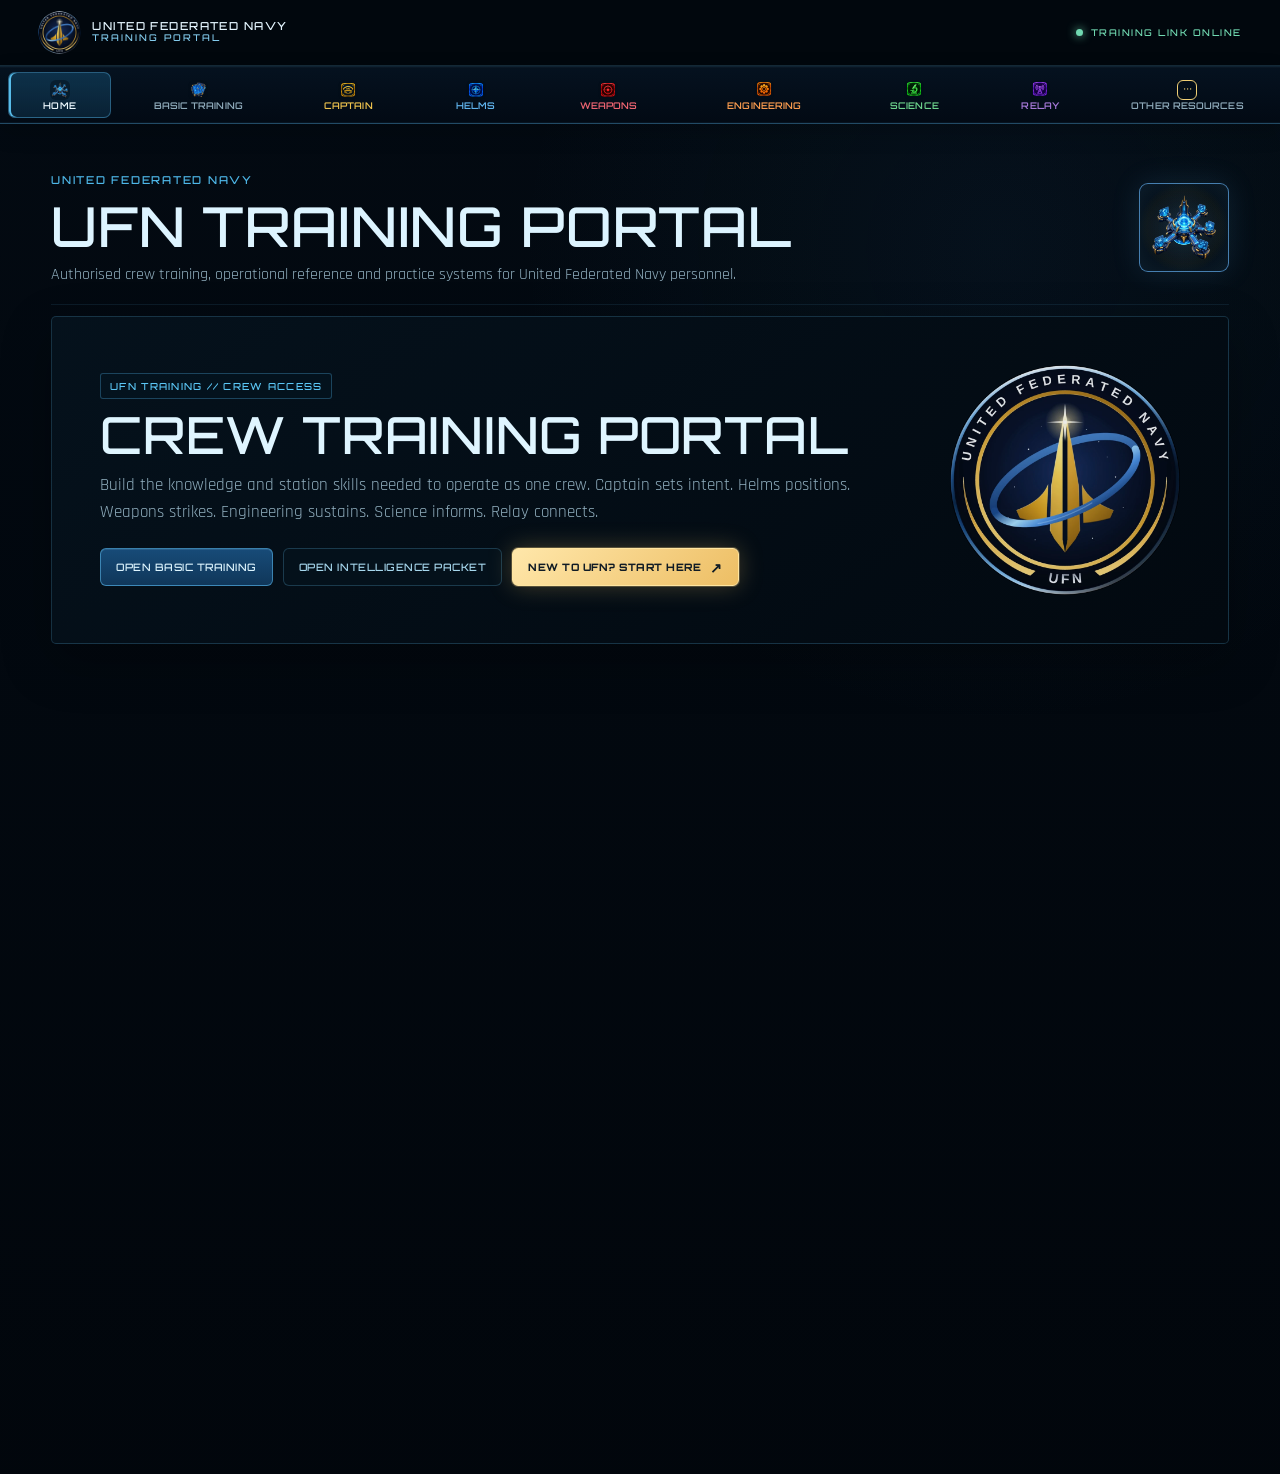
<file: index.html>
<!doctype html>
<html lang="en-GB">
<head>
  <meta charset="utf-8" />
  <meta name="viewport" content="width=device-width, initial-scale=1" />
  <meta name="theme-color" content="#02070d" />
  <meta name="description" content="United Federated Navy training portal for crew briefings, station training and authorised practice systems." />
  <meta name="mobile-web-app-capable" content="yes" />
  <meta name="apple-mobile-web-app-capable" content="yes" />
  <meta name="apple-mobile-web-app-status-bar-style" content="black-translucent" />
  <meta name="apple-mobile-web-app-title" content="UFN Training" />
  <title>UFN Training Portal</title>
  <link rel="icon" type="image/png" sizes="32x32" href="assets/app-icons/favicon-32.png" />
  <link rel="apple-touch-icon" sizes="180x180" href="assets/app-icons/apple-touch-icon.png" />
  <link rel="manifest" href="manifest.webmanifest" />
  <link rel="preload" as="image" href="assets/ufn-logo.webp" fetchpriority="high" />
  <link rel="preconnect" href="https://fonts.googleapis.com" />
  <link rel="preconnect" href="https://fonts.gstatic.com" crossorigin />
  <link href="https://fonts.googleapis.com/css2?family=Orbitron:wght@400;500;600;700&family=Rajdhani:wght@400;500;600;700&display=swap" rel="stylesheet" />
  <link rel="stylesheet" href="styles.css?v=20260830-stationalign1" />
  <link rel="stylesheet" href="deployments-records.css?v=20261113-op16-live1" />
  <link rel="stylesheet" href="console-layout-fix.css?v=20260830-stationalign1" />
  <link rel="stylesheet" href="protocol-icons.css?v=20260830-stationalign1" />
  <link rel="stylesheet" href="station-hides-expanded.css?v=20260830-stationalign1" />
  <link rel="stylesheet" href="hides-branding.css?v=20260830-stationalign1" />
  <link rel="stylesheet" href="station-colours.css?v=20260830-stationalign1" />
  <link rel="stylesheet" href="intel-portrait-fix.css?v=20260830-stationalign1" />
  <link rel="stylesheet" href="basic-training-ui.css?v=20260830-stationalign1" />
  <link rel="stylesheet" href="station-page-alignment.css?v=20260830-stationalign1" />
  <link rel="stylesheet" href="hides-page-enhancements.css?v=20260830-hidesbrief2" />
  <link rel="stylesheet" href="landscape-menu-fix.css?v=20260830-menu2col1" />
  <link rel="stylesheet" href="landscape-station-top-fix.css?v=20260830-stationtop1" />
  <link rel="stylesheet" href="other-resources.css?v=20260830-resources1" />
  <link rel="stylesheet" href="performance-optimisation.css?v=20260830-perf2" />
  <link rel="stylesheet" href="mess-tips-refresh.css?v=20260830-messtips1" />
  <link rel="stylesheet" href="admiralty-address-refresh.css?v=20260830-admiralty1" />
  <link rel="stylesheet" href="mobile-menu-layer-fix.css?v=20260830-navpolish8" />
  <link rel="stylesheet" href="light-dark-banner-rotator.css?v=20260830-ldredstamp1" />
  <link rel="stylesheet" href="visual-effects.css?v=20261026-op15-available-green" />
  <link rel="stylesheet" href="newcomer-home-link.css?v=20261012-visual1" />
  <link rel="stylesheet" href="valour-medal.css?v=20261111-summaries1" />
  <link rel="stylesheet" href="rank-progression.css?v=20261111-rankcolour2" />
</head>
<body>
  <div class="app-shell">
    <header class="topbar">
      <button id="menu-button" class="menu-button" type="button" aria-label="Open navigation" aria-expanded="false">☰</button>
      <button class="brand-button" type="button" data-nav="home" aria-label="Return to UFN Training Portal">
        <img class="brand-mark" src="assets/ufn-logo.webp" alt="United Federated Navy emblem" width="800" height="800" decoding="async" fetchpriority="high" />
        <span class="brand-copy">
          <span class="eyebrow">UNITED FEDERATED NAVY</span>
          <strong>TRAINING PORTAL</strong>
        </span>
      </button>
      <div class="link-status" aria-label="Training network status"><span class="status-dot"></span>TRAINING LINK ONLINE</div>
    </header>

    <div class="app-layout">
      <aside id="sidebar" class="sidebar" aria-label="Primary navigation">
        <div class="side-section">
          <span class="side-label">PORTAL</span>
          <button class="nav-item" type="button" data-nav="home"><span class="nav-code" data-station-icon="directory" aria-hidden="true"></span><span>Home</span></button>
          <button class="nav-item" type="button" data-nav="general"><span class="nav-code" data-station-icon="general" aria-hidden="true"></span><span>Basic Training</span></button>
        </div>
        <div class="side-section">
          <span class="side-label">STATION TRAINING</span>
          <button class="nav-item" type="button" data-nav="captain"><span class="nav-code" data-station-icon="captain" aria-hidden="true"></span><span>Captain</span></button>
          <button class="nav-item" type="button" data-nav="helms"><span class="nav-code" data-station-icon="helms" aria-hidden="true"></span><span>Helms</span></button>
          <button class="nav-item" type="button" data-nav="weapons"><span class="nav-code" data-station-icon="weapons" aria-hidden="true"></span><span>Weapons</span></button>
          <button class="nav-item" type="button" data-nav="engineering"><span class="nav-code" data-station-icon="engineering" aria-hidden="true"></span><span>Engineering</span></button>
          <button class="nav-item" type="button" data-nav="science"><span class="nav-code" data-station-icon="science" aria-hidden="true"></span><span>Science</span></button>
          <button class="nav-item" type="button" data-nav="relay"><span class="nav-code" data-station-icon="relay" aria-hidden="true"></span><span>Relay</span></button>
        </div>
        <div class="side-section other-resources-sidebar">
          <span class="side-label">RESOURCES</span>
          <button id="other-resources-button" class="nav-item other-resources-nav" type="button" aria-label="Open other UFN resources">
            <span class="nav-code other-resources-code" aria-hidden="true">•••</span>
            <span>Other Resources</span>
          </button>
        </div>
        <div class="sidebar-footer">
          <span class="micro-label">TRAINING ACCESS</span>
          <strong>CREW AUTHORISED</strong>
          <span>UFN Training Portal</span>
        </div>
      </aside>

      <main id="content" class="content" tabindex="-1"></main>
    </div>

    <footer class="site-footer">
      <span>UNITED FEDERATED NAVY // TRAINING PORTAL</span>
      <span>KNOWLEDGE IS THE FIRST DEFENCE.</span>
    </footer>
  </div>

  <div id="nav-scrim" class="nav-scrim" hidden></div>
  <script src="station-icons.js?v=20260830-stationalign1"></script>
  <script src="content.js?v=20261111-captain2"></script>
  <script src="navigation-tidy.js?v=20260830-stationalign1"></script>
  <script src="protocol-tidy.js?v=20261026-transport2"></script>
  <script src="deployments-records.js?v=20261113-op16-live2"></script>
  <script src="asset-policy.js?v=20260830-perf2"></script>
  <script src="app.js?v=20261111-rankcolour1"></script>
  <script src="landscape-station-top-fix.js?v=20260830-stationtop1"></script>
  <script src="other-resources-nav.js?v=20260830-resources1"></script>
  <script src="hotspot-tooltip-portal.js?v=20260830-stationalign1"></script>
  <script src="station-hides-expanded.js?v=20260830-stationalign1"></script>
  <script src="hides-branding.js?v=20260830-stationalign1"></script>
  <script src="basic-training-ui.js?v=20260830-basicicons1"></script>
  <script src="station-page-alignment.js?v=20260830-stationalign1"></script>
  <script src="hacking-tweaks.js?v=20260830-stationalign1"></script>
  <script src="hides-page-enhancements.js?v=20260830-hidesbrief2"></script>
  <script src="mess-tips-refresh.js?v=20260830-messtips1"></script>
  <script src="admiralty-address-refresh.js?v=20260830-admiralty1"></script>
  <script src="mobile-menu-layer-fix.js?v=20260830-navmodel4"></script>
  <script src="light-dark-banner-rotator.js?v=20260830-ld40stamp2"></script>
  <script src="visual-effects.js?v=20261009-navigation14"></script>
</body>
</html>
</file>
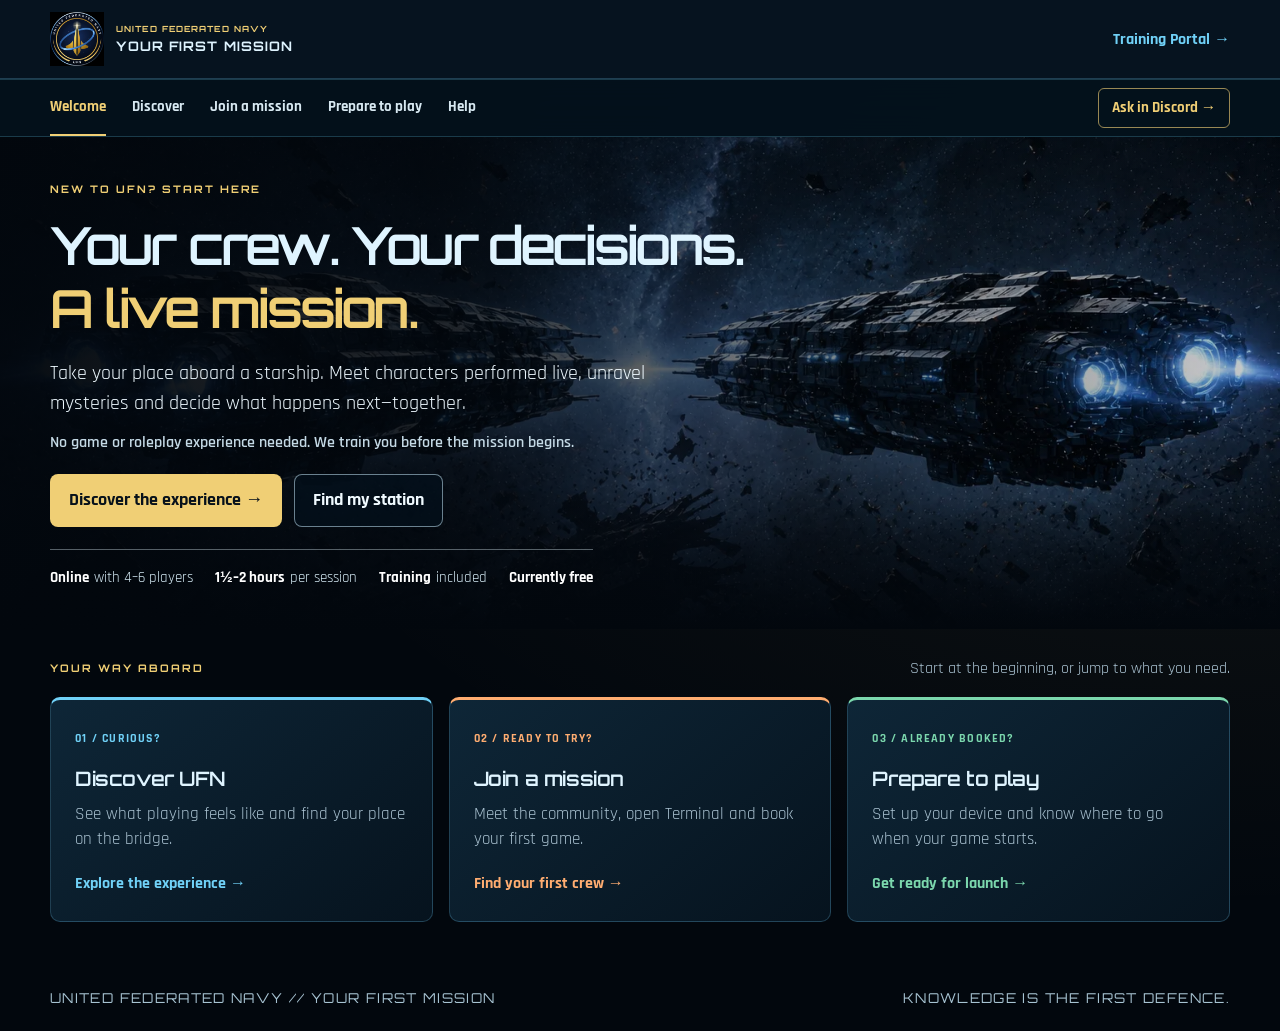
<file: new-to-ufn.html>
<!DOCTYPE html>

<html lang="en-GB"><head><meta charset="utf-8"/><meta content="width=device-width, initial-scale=1" name="viewport"/><meta content="#02070d" name="theme-color"/><title>New to UFN? | UFN Training Portal</title><meta content="Explore UFN, find your station and prepare for your first mission. " name="description"/><link href="assets/ufn-logo.webp" rel="icon"/><link href="https://fonts.googleapis.com" rel="preconnect"/><link crossorigin="" href="https://fonts.gstatic.com" rel="preconnect"/><link href="https://fonts.googleapis.com/css2?family=Orbitron:wght@400;500;600;700&amp;family=Rajdhani:wght@400;500;600;700&amp;display=swap" rel="stylesheet"/><link href="new-to-ufn.css?v=20261111-onboarding1" rel="stylesheet"/><script defer="" src="new-to-ufn.js?v=20261111-onboarding1"></script></head><body>
<a class="skip-link" href="#main">Skip to content</a>
<header class="site-header"><a class="brand" href="#welcome"><img alt="UFN emblem" height="54" src="assets/ufn-logo.webp" width="54"/><span><small>UNITED FEDERATED NAVY</small><strong>YOUR FIRST MISSION</strong></span></a><a class="header-back" href="https://training.ufn.systems/#/home" rel="noopener noreferrer" target="_blank">Training Portal →</a></header>
<nav aria-label="Main navigation" class="page-nav"><div class="page-width page-nav-inner"><div class="page-nav-links"><a data-nav="welcome" href="#welcome">Welcome</a><a data-nav="discover" href="#discover">Discover</a><a data-nav="join" href="#join">Join a mission</a><a data-nav="prepare" href="#prepare">Prepare to play</a><a data-nav="help" href="#help">Help</a></div><a class="page-nav-action" href="https://discord.gg/VapwZsZkJE" rel="noopener noreferrer" target="_blank">Ask in Discord →</a></div></nav>
<nav class="journey-tracker page-width" aria-label="Your first mission guide"><div class="journey-tracker-heading"><span id="journey-position">YOUR FIRST MISSION GUIDE</span><span id="journey-explored">0 of 4 sections explored</span></div><ol><li><a href="#discover" data-journey="discover" style="--step:#70d1f7"><span class="journey-step-number">01</span><span class="journey-step-copy"><strong>Discover</strong><small>Explore the experience</small></span></a></li><li><a href="#station" data-journey="station" style="--step:#c0a4ff"><span class="journey-step-number">02</span><span class="journey-step-copy"><strong>Find your station</strong><small>Explore your role</small></span></a></li><li><a href="#join" data-journey="join" style="--step:#ffad71"><span class="journey-step-number">03</span><span class="journey-step-copy"><strong>Join a mission</strong><small>Explore booking</small></span></a></li><li><a href="#prepare" data-journey="prepare" style="--step:#7bd7ad"><span class="journey-step-number">04</span><span class="journey-step-copy"><strong>Prepare to play</strong><small>Explore setup</small></span></a></li></ol><p>Follow the guide in order, or jump to what you need.</p></nav><main id="main" tabindex="-1">
<section aria-labelledby="welcome-title" data-screen="welcome"><div class="hero"><img alt="Two spacecraft facing one another in space" class="hero-art" src="assets/deployments/op07-counterfeit.webp"/><div class="hero-shade"></div><div class="hero-content page-width"><span class="eyebrow">NEW TO UFN? START HERE</span><h1 id="welcome-title">Your crew. Your decisions.<br/><em>A live mission.</em></h1><p class="hero-lead">Take your place aboard a starship. Meet characters performed live, unravel mysteries and decide what happens next—together.</p><p class="hero-reassurance">No game or roleplay experience needed. We train you before the mission begins.</p><div class="hero-actions"><a class="button button-primary" href="#discover">Discover the experience →</a><a class="button button-outline" href="#station">Find my station</a></div><div class="hero-facts"><span><strong>Online</strong> with 4–6 players</span><span><strong>1½–2 hours</strong> per session</span><span><strong>Training</strong> included</span><span><strong>Currently free</strong></span></div></div></div>
<div class="page-width welcome-choices"><div class="section-top"><span class="eyebrow">YOUR WAY ABOARD</span><p>Start at the beginning, or jump to what you need.</p></div><div class="route-grid"><a class="route-card" href="#discover"><span class="route-number">01 / CURIOUS?</span><h2>Discover UFN</h2><p>See what playing feels like and find your place on the bridge.</p><strong>Explore the experience →</strong></a><a class="route-card" href="#join"><span class="route-number">02 / READY TO TRY?</span><h2>Join a mission</h2><p>Meet the community, open Terminal and book your first game.</p><strong>Find your first crew →</strong></a><a class="route-card" href="#prepare"><span class="route-number">03 / ALREADY BOOKED?</span><h2>Prepare to play</h2><p>Set up your device and know where to go when your game starts.</p><strong>Get ready for launch →</strong></a></div></div></section>
<section aria-labelledby="experience-title" class="screen page-width" data-screen="discover" hidden=""><div class="journey-label">DISCOVER <span>Experience → Find your station</span></div><div class="section-heading">
<span class="eyebrow">THE EXPERIENCE</span>
<h2 id="experience-title">More than a space battle.</h2>
<p>Join a crew of usually 4–6 players, each online from their own device. In EmptyEpsilon, the starship game software, you operate one station while your team talks over Discord and makes decisions together.</p>
<p class="intro-glossary">UFN means United Federated Navy, the setting for our missions. SXP (Shared XP) is the Discord community where you find games and meet your team.</p>
</div><div aria-labelledby="example-title" class="mission-example">
<div class="mission-example-art"><img alt="A starship approaching an unfamiliar vessel in space" height="1024" loading="lazy" src="assets/newcomer-art/mission.jpg" width="1792"/></div>
<div class="mission-example-copy">
<span class="eyebrow">PICTURE YOUR FIRST MISSION</span>
<h3 id="example-title">What do you actually do?</h3>
<p>You operate one part of the ship, talk with your crewmates and decide together what to do next. Here is an illustrative moment:</p>
<ol>
<li>A ship calls for help, but something in its story does not add up.</li>
<li>Your crew shares what they can see, asks questions and weighs the risks.</li>
<li>You choose a course of action. The live characters respond, and the story moves on.</li>
</ol>
<p class="example-reassurance">You only need to learn your own station, and we train you before play begins.</p>
</div>
</div><div class="reassurance"><strong>Come as you are.</strong><span>Join on your own or with friends. Roleplay is optional, and your Flight Controller will teach you your station.</span></div><details class="extra"><summary>Explore the stories, characters and decisions</summary><div class="experience-grid">
<article class="feature-card">
<img alt="" loading="lazy" src="assets/deployments/op05-thin-ice.webp"/>
<div class="feature-content"><span class="feature-number">01 / LIVE CHARACTERS</span>
<h3>Meet the unexpected</h3>
<p>Receive calls and messages from characters performed live. Ask questions, weigh what they tell you and decide how to respond.</p></div>
</article>
<article class="feature-card">
<img alt="" loading="lazy" src="assets/deployments/op13-columbo.webp"/>
<div class="feature-content"><span class="feature-number">02 / MYSTERIES</span>
<h3>Solve it together</h3>
<p>Investigate strange events, protect other ships, navigate tense encounters or work out what is really happening. Your crew brings different skills to the same problem.</p></div>
</article>
<article class="feature-card">
<img alt="" loading="lazy" src="assets/deployments/op01-narrow-gate.webp"/>
<div class="feature-content"><span class="feature-number">03 / YOUR DECISIONS</span>
<h3>Make the call</h3>
<p>There may be danger and combat, but listening, communicating and choosing your next move are just as much a part of the adventure.</p></div>
</article>
</div></details><details class="extra"><summary>See how text and voice conversations work</summary><div aria-labelledby="comms-title" class="comms-visual">
<div class="comms-topline"><span class="signal-dot"></span> HOW YOU COMMUNICATE <span>LIVE CHARACTERS · TWO WAYS TO TALK</span></div>
<div class="comms-intro"><h3 id="comms-title">Talk with the characters in your story.</h3><p>Mission characters are performed live. They can message your ship or speak with your crew, responding to the questions you ask and the decisions you make.</p></div>
<div class="comms-split">
<article class="comms-pane comms-pane-text">
<div class="comms-mode"><span class="comms-mode-number">01</span><span class="comms-mode-tag">TEXT</span><span class="comms-mode-platform">EMPTYEPSILON</span></div>
<h4>Messages on your ship’s screen</h4>
<p>A character may hail your ship in EmptyEpsilon. Read the message together, ask questions and decide how to reply.</p>
<figure class="comms-screenshot">
<img alt="UFN EmptyEpsilon communications window with an illustrative exchange between Flight Control and UFN Vanguard" height="1089" loading="lazy" src="assets/screens/ufn-flight-control-vanguard-comms.png" width="1444"/>
<figcaption>Illustrative text exchange in UFN’s EmptyEpsilon interface</figcaption>
</figure>
</article>
<article class="comms-pane comms-pane-voice">
<div class="comms-mode"><span class="comms-mode-number">02</span><span class="comms-mode-tag">VOICE</span><span class="comms-mode-platform">SXP DISCORD</span></div>
<h4>Live conversations over voice</h4>
<p>Some characters speak with your crew in real time. Listen, ask them questions and respond in your own words.</p>
<figure class="comms-screenshot">
<img alt="Shared XP Discord server showing the Empty Epsilon channels, including ufn-deployments and Empty Epsilon Voice Comms" height="1250" loading="lazy" src="assets/screens/sxp-discord-channels.jpg" width="1280"/>
<figcaption>At game time, join the voice channel named after your mission. Channel layout shown for orientation.</figcaption>
</figure>
</article>
</div>
<p class="visual-note">Your Flight Controller runs the session and helps your crew follow the action. You and your crewmates use the same Discord voice channel to talk throughout the mission.</p>
</div></details><div class="next-panel"><div><span class="eyebrow">NEXT: YOUR PLACE ON THE BRIDGE</span><h2>What kind of crewmate are you?</h2><p>Five quick questions. No game knowledge needed.</p></div><a class="button button-primary" href="#station">Find my station →</a></div><div class="section-faq"><h3>A few things you might be wondering</h3><div class="faq-group">
<div class="faq-group-heading"><span aria-hidden="true" class="faq-group-index">01</span><h3>What the game is like</h3></div>
<div class="faq-grid">
<details><summary>I’m completely new. Will I know what to do?</summary><p>Yes! We start with a briefing and training on your station before the mission begins. You can ask questions as you go, and your Flight Controller will guide the crew.</p></details>
<details><summary>What do we actually do during a mission?</summary><p>You run one part of a starship with your crew, talk with characters performed live, follow clues and decide what to do together. Every mission has its own surprises.</p></details>
<details><summary>How long should I set aside?</summary><p>About 1½–2 hours. That includes the briefing, station training, the mission itself and a team debrief afterwards.</p></details>
<details><summary>Is it all online?</summary><p>Yes. Each player joins from their own device over the internet. You use Discord for voice and EmptyEpsilon—or our browser version—for the game.</p></details>
<details><summary>Do I have to roleplay?</summary><p>Only if you want to. Some people play a character; others keep things straightforward. Either way is welcome, as long as everyone treats the rest of the crew well.</p></details>
<details><summary>Are the missions connected?</summary><p>You can enjoy a standalone mission, or request our connected six-story campaign, which private groups often play together. You don’t need to commit to a campaign to try your first game.</p></details>
</div>
</div></div><div class="screen-bottom"><a href="#welcome">← Welcome</a><a href="#join">Ready already? Join a mission →</a></div></section>
<section aria-labelledby="station-page-title" class="screen page-width" data-screen="station" hidden=""><div class="journey-label">DISCOVER <span>Experience → Find your station</span></div><div class="section-heading"><span class="eyebrow">FIND YOUR STATION</span><h2 id="station-page-title">Your place on the bridge.</h2><p>One ship, six different jobs. Discover the stations you might enjoy, then choose what you’d like to try.</p></div><div id="quiz"></div><details class="extra" id="browse-stations"><summary>Prefer to browse? Explore all six stations</summary><div class="station-grid" id="station-grid"></div></details><div class="reassurance"><strong>A suggestion, not an assignment.</strong><span>You can try different stations. No preference is fine, and training is included whichever role you take.</span></div><div class="screen-bottom"><a href="#discover">← The experience</a><a href="#join">Skip to joining a mission →</a></div></section>
<section aria-labelledby="join-title" class="screen page-width" data-screen="join" hidden=""><div class="journey-label">JOIN A MISSION <span>Your next step: book a place</span></div><div class="section-heading"><span class="eyebrow">GET INVOLVED</span><h2 id="join-title">Three steps to your first mission.</h2><p>You can book on your own. If you already have a group, arrange slots directly with Smarty, SXP Director and Lead Flight Controller for UFN games.</p></div><div id="booking-match"></div><ol class="join-steps">
<li><div class="card-art"><img alt="" height="1024" loading="lazy" src="assets/newcomer-art/community.jpg" width="1792"/><span class="step-index">01</span></div><div class="card-body"><h3>Join the SXP Discord</h3><p>Meet the community and see upcoming missions in <strong>#ufn-deployments</strong>.</p><a href="https://discord.gg/VapwZsZkJE" rel="noopener noreferrer" target="_blank">Join SXP <span aria-hidden="true">→</span></a></div></li>
<li><div class="card-art"><img alt="" height="1024" loading="lazy" src="assets/newcomer-art/terminal.jpg" width="1792"/><span class="step-index">02</span></div><div class="card-body"><h3>Create your Terminal account</h3><p>Book your first game and start a record of your time with UFN.</p><a href="https://terminal.ufn.systems/" rel="noopener noreferrer" target="_blank">Open Terminal <span aria-hidden="true">→</span></a></div></li>
<li><div class="card-art"><img alt="" height="1024" loading="lazy" src="assets/newcomer-art/booking.jpg" width="1792"/><span class="step-index">03</span></div><div class="card-body"><h3>Choose an open slot</h3><p>Tell us your first and second station choices, or select no preference. Terminal tries to place you accordingly; crews can discuss and change stations right up to mission start.</p></div></li>
</ol><p class="inline-note">Terminal is our mission booking system. You can also use it to revisit your mission history, stations, medals and promotions.</p><details class="extra"><summary>Take a closer look at Terminal</summary><section aria-labelledby="terminal-title" class="terminal-explainer">
<div class="terminal-content">
<div class="terminal-explainer-copy">
<span class="eyebrow">YOUR UFN HUB</span>
<h3 id="terminal-title">What is Terminal?</h3>
<p>UFN Terminal is our mission booking system. It is also where you can follow your journey as a player: see the sessions you have played, read your mission reports and keep track of the stations you have taken.</p>
<p>Your record also shows the medals and promotions you earn along the way.</p>
<a href="https://terminal.ufn.systems/" rel="noopener noreferrer" target="_blank">Explore UFN Terminal <span aria-hidden="true">→</span></a>
</div>
<div aria-label="What Terminal helps you do" class="terminal-explainer-list">
<div><img alt="" decoding="async" height="1024" loading="lazy" src="assets/newcomer-art/terminal-booking.png" width="1024"/><strong>Book missions</strong><small>Find open slots and manage your bookings</small></div>
<div><img alt="" decoding="async" height="1024" loading="lazy" src="assets/newcomer-art/terminal-story.png" width="1024"/><strong>Revisit your story</strong><small>Read reports from your sessions</small></div>
<div><img alt="" decoding="async" height="1024" loading="lazy" src="assets/newcomer-art/terminal-progression.png" width="1024"/><strong>See your progression</strong><small>Stations played, medals and promotions</small></div>
</div>
</div>
<figure class="terminal-portal-preview">
<img alt="A real UFN Terminal player portal showing Smarty's profile, station totals, mission history and medal case" height="1277" loading="lazy" src="assets/screens/terminal-player-portal.jpg" width="699"/>
<figcaption>Smarty's real Terminal profile: mission history, stations played and medals earned.</figcaption>
</figure>
</section></details><div class="availability-note"><strong>Nothing open right now?</strong><p>Keep an eye on <strong>#ufn-deployments</strong> in <a href="https://discord.gg/VapwZsZkJE" rel="noopener noreferrer" target="_blank">SXP Discord</a> for upcoming missions, or ask there about joining a future crew. If you already have a group, you can arrange slots directly with Smarty.</p></div><div class="next-panel"><div><span class="eyebrow">ONCE YOU HAVE BOOKED</span><h2>You’re on the crew. What next?</h2><p>Get your device and voice chat ready before game time.</p></div><a class="button button-primary" href="#prepare">Prepare to play →</a></div><div class="section-faq"><div class="faq-group">
<div class="faq-group-heading"><span aria-hidden="true" class="faq-group-index">02</span><h3>Joining a mission</h3></div>
<div class="faq-grid">
<details><summary>Can I join alone or bring friends?</summary><p>Both! You can take an open slot and join a crew of usually 4–6 players. If you have a group, ask Smarty in SXP Discord about arranging slots together.</p></details>
<details><summary>Can I choose my station?</summary><p>You can pick a first and second choice in Terminal, or say you have no preference. Terminal tries to match you, and your crew can still discuss or change stations right up to the start.</p></details>
<details><summary>Where do I find and book a game?</summary><p>Open slots are in <a href="https://terminal.ufn.systems/" rel="noopener noreferrer" target="_blank">Terminal</a>. You can also see upcoming missions in <strong>#ufn-deployments</strong> on SXP Discord. Once you book, Terminal keeps your mission details.</p></details>
<details><summary>What if there are no open slots?</summary><p>Keep an eye on <strong>#ufn-deployments</strong>, or ask in SXP Discord about a future mission. Already have a group? Smarty can help you arrange slots.</p></details>
<details><summary>Can I see what missions are available?</summary><p>Yes. Have a look through the <a href="https://training.ufn.systems/#/general/deployments" rel="noopener noreferrer" target="_blank">missions on our Training Portal</a> to get a feel for the stories. When you’re ready to play, check Terminal for open slots.</p></details>
<details><summary>Does it cost anything?</summary><p>Not at the moment. Joining SXP, using Terminal and playing UFN Missions are all free.</p></details>
<details><summary>What if I need to cancel?</summary><p>That happens. Cancel in Terminal or let us know in <strong>#ufn-deployments</strong>. As much notice as you can give helps us offer the place to someone else.</p></details>
</div>
</div></div><div class="screen-bottom"><a href="#station">← Find your station</a><a href="#help">Need a hand? →</a></div></section>
<section aria-labelledby="prepare-title" class="screen page-width" data-screen="prepare" hidden=""><div class="journey-label">PREPARE TO PLAY <span>Device → Voice → Join your crew</span></div><div class="section-heading"><span class="eyebrow">BEFORE YOUR FIRST GAME</span><h2 id="prepare-title">Ready for your first mission.</h2><p>Bring a reliable internet connection, a Discord account and a working microphone. Headphones or a headset are recommended.</p></div><div class="setup-box"><h3>How will you play?</h3><p>Choose your device or browser to see the setup you need.</p><div aria-label="Choose your device" class="device-options" role="group"><button aria-pressed="false" data-device="windows">Windows</button><button aria-pressed="false" data-device="android">Android</button><button aria-pressed="false" data-device="mac">Mac</button><button aria-pressed="false" data-device="browser">Browser</button></div><div id="device-instructions"><p class="device-prompt">Select an option above. Your instructions will appear here.</p><article class="device-panel" hidden="True" id="device-windows"><img alt="" class="platform-icon" height="56" loading="lazy" src="assets/brand-icons/windows.svg" width="56"/><div><h3>Windows</h3><p>Download EmptyEpsilon from the <a href="https://daid.github.io/EmptyEpsilon/#tabs=5" rel="noopener noreferrer" target="_blank">official website</a> or <a href="https://store.steampowered.com/app/1907040/EmptyEpsilon/" rel="noopener noreferrer" target="_blank">Steam</a>. Check that you have EE-2024.12.08.</p></div></article><article class="device-panel" hidden="True" id="device-android"><img alt="" class="platform-icon" height="56" loading="lazy" src="assets/brand-icons/android.svg" width="56"/><div><h3>Android</h3><p>Download the matching EE-2024.12.08 APK from the <a href="https://daid.github.io/EmptyEpsilon/#tabs=5" rel="noopener noreferrer" target="_blank">EmptyEpsilon website</a>.</p></div></article><article class="device-panel" hidden="True" id="device-mac"><img alt="" class="platform-icon platform-icon-apple" height="56" loading="lazy" src="assets/brand-icons/apple.svg" width="56"/><div><h3>Mac</h3><p>Use browser access from the top of your Terminal page once the game is live. You can also use BlueStacks with the matching Android APK, or run Windows through Parallels or similar software.</p></div></article><article class="device-panel" hidden="True" id="device-browser"><div aria-hidden="true" class="browser-icons"><img alt="" height="28" loading="lazy" src="assets/brand-icons/chrome.svg" width="28"/><img alt="" height="28" loading="lazy" src="assets/brand-icons/edge.svg" width="28"/><img alt="" height="28" loading="lazy" src="assets/brand-icons/firefox.svg" width="28"/><img alt="" height="28" loading="lazy" src="assets/brand-icons/safari.svg" width="28"/></div><div><h3>Play in your browser</h3><p>Browser play works in Chrome, Edge, Firefox and Safari. The access link appears at the top of your Terminal page once the game is live. Ask your Flight Controller for help when you join the voice channel.</p></div></article></div><p class="version-callout">For installed play, match the host version: <strong>EmptyEpsilon EE-2024.12.08</strong>. Check that the game opens before your session.</p></div><div aria-labelledby="checklist-title" class="first-game-checklist">
<div><span class="eyebrow">BEFORE YOUR FIRST GAME</span><h3 id="checklist-title">Your quick checklist</h3><p>These are the practical bits to have ready. Your Flight Controller will guide you through the game itself.</p></div>
<ul>
<li><strong>Book in Terminal.</strong> Check your mission details and station preferences there.</li>
<li><strong>Prepare your device.</strong> If you are using the installed game, set up EmptyEpsilon EE-2024.12.08 beforehand and check that it opens. Browser access appears at the top of your Terminal page once your game is live.</li>
<li><strong>Get voice ready.</strong> Sign in to SXP Discord and check that your microphone works; a headset is recommended.</li>
<li><strong>Join a little early.</strong> Check your details in Terminal, then look in SXP Discord for the <strong>voice channel named after your mission</strong> at the start time. Your Flight Controller will guide you from there.</li>
</ul>
</div><div class="arrival"><span class="eyebrow">AT GAME TIME</span><h3>Where do I go?</h3><p>Check your details in Terminal and join a little early. The <strong>voice channel named after your mission</strong> usually appears in SXP Discord at your game’s start time. Join it and your Flight Controller will guide you from there.</p><div class="hero-actions"><a class="button button-primary" href="https://terminal.ufn.systems/" rel="noopener noreferrer" target="_blank">Open Terminal →</a><a class="button button-outline" href="https://discord.gg/VapwZsZkJE" rel="noopener noreferrer" target="_blank">Open SXP Discord →</a></div></div><section aria-labelledby="session-overview-title" class="session-overview"><h3 id="session-overview-title">What happens during the session?</h3><p>Set aside around 1½–2 hours, including training and the debrief.</p><ol class="session-steps">
<li><div class="card-art"><img alt="" height="1024" loading="lazy" src="assets/newcomer-art/briefing.jpg" width="1792"/><span class="step-index">01</span></div><div class="card-body"><h3>Briefing</h3><p>Meet the team and find out what your mission is about.</p></div></li>
<li><div class="card-art"><img alt="" height="1024" loading="lazy" src="assets/newcomer-art/training.jpg" width="1792"/><span class="step-index">02</span></div><div class="card-body"><h3>Station training</h3><p>Learn your controls, try things out and ask questions before the mission starts.</p></div></li>
<li><div class="card-art"><img alt="" height="1024" loading="lazy" src="assets/newcomer-art/mission.jpg" width="1792"/><span class="step-index">03</span></div><div class="card-body"><h3>The mission</h3><p>Work with your crew as new information, characters and challenges enter the story.</p></div></li>
<li><div class="card-art"><img alt="" height="1024" loading="lazy" src="assets/newcomer-art/debrief.jpg" width="1792"/><span class="step-index">04</span></div><div class="card-body"><h3>Debrief</h3><p>Talk through the experience together. Medals or promotions may also be awarded.</p></div></li>
</ol></section><div class="section-faq"><div class="faq-group">
<div class="faq-group-heading"><span aria-hidden="true" class="faq-group-index">03</span><h3>Getting ready to play</h3></div>
<div class="faq-grid">
<details><summary>What do I need to have ready?</summary><p>A reliable internet connection, a Discord account and a working microphone. Headphones or a headset help too. If you’re using the installed game, set it up before your session and join a little early.</p></details>
<details><summary>Do I have to install EmptyEpsilon?</summary><p>If you want to use the game app, install the matching <strong>EE-2024.12.08</strong> version beforehand. You can also play in Chrome, Edge, Firefox or Safari; the browser link appears at the top of Terminal when your game is live.</p></details>
<details><summary>Can I play on a Mac or Android device?</summary><p>Yes. Android players can get the matching APK from the EmptyEpsilon website. On Mac, the easiest option is browser play through Terminal when your game is live. BlueStacks with the APK or Windows through Parallels are other options.</p></details>
<details><summary>Where do I go when my game starts?</summary><p>Check your mission details in Terminal and join a little early. The <strong>voice channel named after your mission</strong> usually appears in SXP Discord at the start time. Join it and your Flight Controller will take it from there.</p></details>
<details><summary>Can you make adjustments if I need them?</summary><p>We’ll do what we can. Message Smarty in <a href="https://discord.gg/VapwZsZkJE" rel="noopener noreferrer" target="_blank">SXP Discord</a> before your game, or talk to your Flight Controller on the day. We can often use less text or voice, or reduce the voice effects on characters. Tell us what would help.</p></details>
</div>
</div></div><div class="screen-bottom"><a href="#join">← Joining a mission</a><a href="#help">Help and questions →</a></div></section>
<section aria-labelledby="help-title" class="screen page-width" data-screen="help" hidden=""><div class="section-heading"><span class="eyebrow">GOOD TO KNOW</span><h2 id="help-title">First-timer questions.</h2><p>Find an answer here, or ask the community. Your Flight Controller will help you get started.</p></div><div class="help-links"><a href="#discover">Understand the experience →</a><a href="#station">Find your station →</a><a href="#join">Book your first game →</a><a href="#prepare">Get ready to play →</a></div><div class="faq-group">
<div class="faq-group-heading"><span aria-hidden="true" class="faq-group-index">01</span><h3>What the game is like</h3></div>
<div class="faq-grid">
<details><summary>I’m completely new. Will I know what to do?</summary><p>Yes! We start with a briefing and training on your station before the mission begins. You can ask questions as you go, and your Flight Controller will guide the crew.</p></details>
<details><summary>What do we actually do during a mission?</summary><p>You run one part of a starship with your crew, talk with characters performed live, follow clues and decide what to do together. Every mission has its own surprises.</p></details>
<details><summary>How long should I set aside?</summary><p>About 1½–2 hours. That includes the briefing, station training, the mission itself and a team debrief afterwards.</p></details>
<details><summary>Is it all online?</summary><p>Yes. Each player joins from their own device over the internet. You use Discord for voice and EmptyEpsilon—or our browser version—for the game.</p></details>
<details><summary>Do I have to roleplay?</summary><p>Only if you want to. Some people play a character; others keep things straightforward. Either way is welcome, as long as everyone treats the rest of the crew well.</p></details>
<details><summary>Are the missions connected?</summary><p>You can enjoy a standalone mission, or request our connected six-story campaign, which private groups often play together. You don’t need to commit to a campaign to try your first game.</p></details>
</div>
</div><div class="faq-group">
<div class="faq-group-heading"><span aria-hidden="true" class="faq-group-index">02</span><h3>Joining a mission</h3></div>
<div class="faq-grid">
<details><summary>Can I join alone or bring friends?</summary><p>Both! You can take an open slot and join a crew of usually 4–6 players. If you have a group, ask Smarty in SXP Discord about arranging slots together.</p></details>
<details><summary>Can I choose my station?</summary><p>You can pick a first and second choice in Terminal, or say you have no preference. Terminal tries to match you, and your crew can still discuss or change stations right up to the start.</p></details>
<details><summary>Where do I find and book a game?</summary><p>Open slots are in <a href="https://terminal.ufn.systems/" rel="noopener noreferrer" target="_blank">Terminal</a>. You can also see upcoming missions in <strong>#ufn-deployments</strong> on SXP Discord. Once you book, Terminal keeps your mission details.</p></details>
<details><summary>What if there are no open slots?</summary><p>Keep an eye on <strong>#ufn-deployments</strong>, or ask in SXP Discord about a future mission. Already have a group? Smarty can help you arrange slots.</p></details>
<details><summary>Can I see what missions are available?</summary><p>Yes. Have a look through the <a href="https://training.ufn.systems/#/general/deployments" rel="noopener noreferrer" target="_blank">missions on our Training Portal</a> to get a feel for the stories. When you’re ready to play, check Terminal for open slots.</p></details>
<details><summary>Does it cost anything?</summary><p>Not at the moment. Joining SXP, using Terminal and playing UFN Missions are all free.</p></details>
<details><summary>What if I need to cancel?</summary><p>That happens. Cancel in Terminal or let us know in <strong>#ufn-deployments</strong>. As much notice as you can give helps us offer the place to someone else.</p></details>
</div>
</div><div class="faq-group">
<div class="faq-group-heading"><span aria-hidden="true" class="faq-group-index">03</span><h3>Getting ready to play</h3></div>
<div class="faq-grid">
<details><summary>What do I need to have ready?</summary><p>A reliable internet connection, a Discord account and a working microphone. Headphones or a headset help too. If you’re using the installed game, set it up before your session and join a little early.</p></details>
<details><summary>Do I have to install EmptyEpsilon?</summary><p>If you want to use the game app, install the matching <strong>EE-2024.12.08</strong> version beforehand. You can also play in Chrome, Edge, Firefox or Safari; the browser link appears at the top of Terminal when your game is live.</p></details>
<details><summary>Can I play on a Mac or Android device?</summary><p>Yes. Android players can get the matching APK from the EmptyEpsilon website. On Mac, the easiest option is browser play through Terminal when your game is live. BlueStacks with the APK or Windows through Parallels are other options.</p></details>
<details><summary>Where do I go when my game starts?</summary><p>Check your mission details in Terminal and join a little early. The <strong>voice channel named after your mission</strong> usually appears in SXP Discord at the start time. Join it and your Flight Controller will take it from there.</p></details>
<details><summary>Can you make adjustments if I need them?</summary><p>We’ll do what we can. Message Smarty in <a href="https://discord.gg/VapwZsZkJE" rel="noopener noreferrer" target="_blank">SXP Discord</a> before your game, or talk to your Flight Controller on the day. We can often use less text or voice, or reduce the voice effects on characters. Tell us what would help.</p></details>
</div>
</div><div class="next-panel"><div><h2>Still wondering?</h2><p>Ask in SXP Discord, or message Smarty before your game if you need adjustments.</p></div><a class="button button-primary" href="https://discord.gg/VapwZsZkJE" rel="noopener noreferrer" target="_blank">Ask in Discord →</a></div></section>
</main><footer class="site-footer"><span>UNITED FEDERATED NAVY // YOUR FIRST MISSION</span><span>KNOWLEDGE IS THE FIRST DEFENCE.</span></footer><dialog aria-labelledby="console-dialog-title" id="console-dialog"><div class="console-dialog-header"><h2 id="console-dialog-title">Station screenshot</h2><button autofocus="" class="button button-outline" data-close-console="" type="button">Close ×</button></div><img alt=""/><p>Actual UFN station interface. Press Escape or Close to return.</p></dialog><noscript><div class="page-width"><p>This interactive guide needs JavaScript. You can still visit the <a href="https://training.ufn.systems/new-to-ufn.html" rel="noopener noreferrer" target="_blank">current New to UFN page</a>.</p></div></noscript></body></html>
</file>
<file: styles.css>
:root {
  --navy-1000: #01040a;
  --navy-950: #020711;
  --navy-900: #061127;
  --navy-850: #091832;
  --navy-800: #0d2144;
  --panel: rgba(8, 22, 46, 0.94);
  --panel-soft: rgba(8, 22, 46, 0.72);
  --gold: #e4af2e;
  --gold-bright: #ffd96e;
  --blue: #69baff;
  --blue-soft: #9bd5ff;
  --cyan: #70e8ff;
  --text: #f2f7ff;
  --muted: #9cacc0;
  --line: rgba(126, 190, 245, 0.23);
  --line-strong: rgba(126, 190, 245, 0.44);
  --danger: #ff6377;
  --warning: #ffbd5c;
  --success: #72f0bd;
  --ghost: #a9e563;
  --shadow: 0 24px 80px rgba(0, 0, 0, 0.46);
  font-family: Inter, ui-sans-serif, system-ui, -apple-system, BlinkMacSystemFont, "Segoe UI", sans-serif;
}

* { box-sizing: border-box; }
html { min-height: 100%; background: var(--navy-1000); scroll-behavior: smooth; }
body { margin: 0; min-height: 100vh; color: var(--text); background: radial-gradient(circle at 82% -10%, rgba(40, 111, 198, .25), transparent 34rem), radial-gradient(circle at 14% 30%, rgba(228, 175, 46, .07), transparent 27rem), linear-gradient(180deg, #061127 0%, #020711 72%, #01040a 100%); }
body::before { content: ""; position: fixed; inset: 0; pointer-events: none; opacity: .16; background-image: linear-gradient(rgba(112,177,231,.055) 1px, transparent 1px), linear-gradient(90deg, rgba(112,177,231,.055) 1px, transparent 1px); background-size: 42px 42px; mask-image: linear-gradient(to bottom, black, transparent 84%); }
button, input { font: inherit; }
button, a { -webkit-tap-highlight-color: transparent; }
a { color: inherit; }
button { color: inherit; }

.app-shell { width: min(1600px, 100%); min-height: 100vh; margin: 0 auto; position: relative; }
.topbar { position: sticky; top: 0; z-index: 40; display: grid; grid-template-columns: auto 1fr auto; align-items: center; gap: 14px; min-height: 84px; padding: 12px clamp(14px, 2.4vw, 34px); background: rgba(3, 10, 23, .91); border-bottom: 1px solid var(--line); backdrop-filter: blur(18px); }
.menu-button { display: none; width: 44px; height: 44px; border: 1px solid var(--line); border-radius: 10px; background: rgba(8,22,46,.8); cursor: pointer; }
.brand-button { display: inline-flex; align-items: center; gap: 14px; width: fit-content; padding: 0; border: 0; background: transparent; text-align: left; cursor: pointer; }
.brand-mark { width: 58px; height: 58px; border-radius: 50%; object-fit: cover; border: 1px solid rgba(112,187,255,.45); box-shadow: 0 0 0 4px rgba(11,31,61,.8), 0 0 28px rgba(91,170,241,.16); }
.brand-copy { display: grid; gap: 2px; }
.brand-copy strong { font-size: clamp(.92rem, 2vw, 1.18rem); letter-spacing: .075em; }
.eyebrow, .micro-label, .side-label, .placeholder-code { color: var(--blue-soft); font-size: .68rem; font-weight: 850; letter-spacing: .17em; }
.link-status { display: flex; align-items: center; gap: 8px; color: var(--success); font-size: .7rem; font-weight: 850; letter-spacing: .12em; white-space: nowrap; }
.status-dot { width: 8px; height: 8px; border-radius: 50%; background: currentColor; box-shadow: 0 0 15px currentColor; }

.app-layout { display: grid; grid-template-columns: 250px minmax(0, 1fr); min-height: calc(100vh - 132px); }
.sidebar { position: sticky; top: 84px; align-self: start; height: calc(100vh - 84px); display: flex; flex-direction: column; gap: 28px; padding: 26px 16px 20px; background: rgba(4, 13, 30, .78); border-right: 1px solid var(--line); backdrop-filter: blur(8px); overflow-y: auto; }
.side-section { display: grid; gap: 7px; }
.side-label { padding: 0 10px 7px; }
.nav-item { display: grid; grid-template-columns: 44px 1fr; gap: 9px; align-items: center; min-height: 48px; padding: 7px 9px; border: 1px solid transparent; border-radius: 9px; background: transparent; color: var(--muted); text-align: left; cursor: pointer; transition: 150ms ease; }
.nav-item:hover, .nav-item:focus-visible { color: var(--text); border-color: var(--line); background: rgba(13,34,67,.56); outline: none; }
.nav-item.active { color: var(--text); border-color: rgba(228,175,46,.55); background: linear-gradient(120deg, rgba(228,175,46,.12), rgba(11,29,58,.72)); }
.nav-code { display: grid; place-items: center; min-height: 31px; padding: 0 5px; border: 1px solid currentColor; border-radius: 6px; color: var(--gold-bright); font-size: .66rem; font-weight: 900; letter-spacing: .06em; }
.sidebar-footer { margin-top: auto; display: grid; gap: 3px; padding: 14px; border: 1px solid var(--line); border-radius: 10px; background: rgba(1,7,18,.66); }
.sidebar-footer strong { font-size: .78rem; color: var(--success); }
.sidebar-footer > span:last-child { font-size: .74rem; color: var(--muted); }

.content { min-width: 0; padding: clamp(22px, 3vw, 46px); outline: none; }
.page-head { display: flex; align-items: end; justify-content: space-between; gap: 24px; margin-bottom: 20px; }
.page-head h1 { margin: 5px 0 7px; font-size: clamp(2rem, 4vw, 4rem); line-height: .98; letter-spacing: -.025em; }
.page-head p { max-width: 830px; margin: 0; color: var(--muted); line-height: 1.55; }
.page-id { display: grid; place-items: center; width: 72px; aspect-ratio: 1; flex: 0 0 72px; border: 1px solid rgba(228,175,46,.55); border-radius: 50%; color: var(--gold-bright); font-weight: 900; letter-spacing: .08em; background: radial-gradient(circle, rgba(228,175,46,.13), transparent 67%); }

.section-tabs { display: flex; gap: 8px; overflow-x: auto; padding: 5px 0 14px; margin-bottom: 10px; scrollbar-width: thin; }
.section-tab { flex: 0 0 auto; min-height: 42px; padding: 9px 14px; border: 1px solid var(--line); border-radius: 8px; color: var(--muted); background: rgba(5,16,35,.72); cursor: pointer; font-size: .82rem; font-weight: 750; white-space: nowrap; transition: 130ms ease; }
.section-tab:hover, .section-tab:focus-visible { color: var(--text); border-color: var(--line-strong); outline: none; }
.section-tab.active { color: #071020; background: var(--gold-bright); border-color: var(--gold-bright); }
.tab-panel { animation: panelIn 180ms ease; }
@keyframes panelIn { from { opacity: 0; transform: translateY(5px); } to { opacity: 1; transform: none; } }

.hero-panel, .document-banner, .station-intro-card, .hides-header { position: relative; overflow: hidden; display: flex; align-items: center; justify-content: space-between; gap: 30px; padding: clamp(24px, 4vw, 46px); border: 1px solid rgba(115,186,245,.31); border-radius: 16px; background: linear-gradient(135deg, rgba(14,36,73,.97), rgba(4,13,29,.95) 56%, rgba(31,41,55,.78)); box-shadow: var(--shadow); }
.hero-panel::before, .document-banner::before, .hides-header::before { content: ""; position: absolute; inset: 0; pointer-events: none; background: linear-gradient(90deg, transparent, rgba(228,175,46,.06), transparent); }
.hero-panel h2, .document-banner h2, .hides-header h2 { margin: 9px 0 10px; font-size: clamp(1.6rem, 3.5vw, 3rem); }
.hero-panel p, .document-banner p, .hides-header p { max-width: 780px; margin: 0; color: var(--muted); line-height: 1.6; }
.hero-emblem { width: clamp(120px, 19vw, 230px); aspect-ratio: 1; border-radius: 50%; object-fit: cover; opacity: .75; mix-blend-mode: screen; }
.classification { display: inline-flex; padding: 6px 9px; border: 1px solid rgba(228,175,46,.42); border-radius: 5px; color: var(--gold-bright); font-size: .68rem; font-weight: 900; letter-spacing: .14em; }
.hero-actions { display: flex; flex-wrap: wrap; gap: 10px; margin-top: 22px; }
.button { display: inline-flex; align-items: center; justify-content: center; min-height: 43px; padding: 10px 15px; border-radius: 8px; border: 1px solid var(--line); text-decoration: none; font-weight: 800; font-size: .82rem; cursor: pointer; }
.button.primary { color: #071020; background: var(--gold-bright); border-color: var(--gold-bright); }
.button.secondary { color: var(--text); background: rgba(6,18,39,.78); }
.button:hover { filter: brightness(1.08); }

.station-grid { display: grid; grid-template-columns: repeat(3, minmax(0, 1fr)); gap: 13px; margin-top: 16px; }
.station-card { min-height: 155px; display: grid; grid-template-columns: auto 1fr; grid-template-rows: auto 1fr; gap: 6px 13px; align-content: start; padding: 20px; border: 1px solid var(--line); border-radius: 13px; color: var(--text); background: linear-gradient(145deg, rgba(11,31,62,.9), rgba(3,11,26,.9)); text-align: left; cursor: pointer; transition: 160ms ease; }
.station-card:hover, .station-card:focus-visible { transform: translateY(-2px); border-color: rgba(228,175,46,.55); outline: none; box-shadow: 0 16px 42px rgba(0,0,0,.26); }
.station-card-code { grid-row: 1 / 3; display: grid; place-items: center; width: 50px; height: 50px; border-radius: 50%; border: 1px solid rgba(228,175,46,.5); color: var(--gold-bright); font-weight: 900; font-size: .73rem; }
.station-card strong { font-size: 1.15rem; }
.station-card > span:last-child { color: var(--muted); line-height: 1.45; font-size: .85rem; }
.station-card.science .station-card-code { color: #bde879; border-color: rgba(169,229,99,.5); }
.station-card.relay .station-card-code { color: #cf9cff; border-color: rgba(207,156,255,.5); }
.station-card.weapons .station-card-code { color: #ff7b84; border-color: rgba(255,123,132,.5); }
.station-card.helms .station-card-code { color: #8dc9ff; border-color: rgba(141,201,255,.5); }

.callout-strip { display: flex; gap: 13px; align-items: baseline; margin-top: 16px; padding: 14px 16px; border: 1px solid rgba(105,186,255,.27); border-radius: 9px; background: rgba(9,27,54,.72); color: var(--muted); }
.callout-strip strong { color: var(--blue-soft); font-size: .75rem; letter-spacing: .08em; }
.callout-strip.warning { border-color: rgba(255,189,92,.35); }
.callout-strip.warning strong { color: var(--warning); }

.section-heading { margin: 8px 0 18px; }
.section-heading h2 { margin: 6px 0 7px; font-size: clamp(1.55rem, 3vw, 2.5rem); }
.section-heading p, .lead-copy, .reference-note { max-width: 920px; color: var(--muted); line-height: 1.6; }
.danger-text { color: var(--danger); }

.meta-grid, .three-column-cards, .reference-grid, .hack-mechanics-grid { display: grid; grid-template-columns: repeat(3, minmax(0,1fr)); gap: 12px; margin-top: 16px; }
.hack-mechanics-grid { grid-template-columns: repeat(4, minmax(0,1fr)); }
.two-column-cards, .protocol-grid { display: grid; grid-template-columns: repeat(2, minmax(0,1fr)); gap: 12px; margin-top: 16px; }
.protocol-grid { align-items: start; }
.info-card { min-width: 0; padding: 20px; border: 1px solid var(--line); border-radius: 11px; background: linear-gradient(145deg, rgba(10,28,57,.84), rgba(3,12,28,.84)); }
.info-card h3 { margin: 0 0 10px; color: var(--blue-soft); font-size: 1rem; letter-spacing: .015em; }
.info-card h4 { margin: 17px 0 7px; }
.info-card p { margin: 0 0 9px; color: var(--muted); line-height: 1.55; }
.info-card p:last-child { margin-bottom: 0; }
.info-card ul, .info-card ol { margin: 8px 0 0; padding-left: 20px; color: var(--muted); line-height: 1.6; }
.info-card.gold { border-color: rgba(228,175,46,.43); background: linear-gradient(145deg, rgba(81,61,10,.22), rgba(5,15,32,.88)); }
.info-card.gold h3 { color: var(--gold-bright); }
.info-card.danger { border-color: rgba(255,99,119,.35); }
.big-rule { color: var(--text) !important; font-weight: 850; font-size: 1.18rem; line-height: 1.65 !important; }
.source-gap { font-size: .76rem; font-style: italic; }

.directive-copy { padding: clamp(22px, 4vw, 40px); margin-top: 14px; border: 1px solid var(--line); border-radius: 13px; background: rgba(3,11,26,.8); }
.directive-copy p { max-width: 980px; color: #dce5f1; line-height: 1.75; }
.directive-copy blockquote { margin: 28px 0 0; padding-left: 20px; border-left: 3px solid var(--gold); color: var(--gold-bright); font-size: 1.5rem; font-style: italic; }
.directive-copy blockquote span { color: var(--muted); font-size: .8rem; font-style: normal; }

.duty-list { display: grid; grid-template-columns: repeat(2, minmax(0,1fr)); gap: 12px; }
.dossier-stack { display: grid; gap: 10px; }
.dossier { border: 1px solid var(--line); border-radius: 10px; overflow: hidden; background: rgba(5,16,34,.82); }
.dossier summary { list-style: none; display: grid; grid-template-columns: 55px minmax(150px, auto) 1fr; gap: 12px; align-items: center; padding: 15px 18px; cursor: pointer; }
.dossier summary::-webkit-details-marker { display: none; }
.dossier summary > span { display: grid; place-items: center; height: 36px; border: 1px solid var(--line-strong); border-radius: 6px; color: var(--gold-bright); font-size: .7rem; font-weight: 900; }
.dossier summary strong { font-size: 1rem; }
.dossier summary em { justify-self: end; color: var(--muted); font-size: .8rem; font-style: normal; }
.dossier[open] summary { border-bottom: 1px solid var(--line); background: rgba(15,39,76,.47); }
.dossier.hostile { border-color: rgba(255,99,119,.24); }
.dossier.hostile summary > span { color: var(--danger); border-color: rgba(255,99,119,.42); }
.dossier.ghost summary > span { color: var(--ghost); border-color: rgba(169,229,99,.42); }
.dossier.axis summary > span { color: #7fbdff; border-color: rgba(127,189,255,.42); }
.dossier-body { display: grid; grid-template-columns: 1fr 1fr; gap: 30px; padding: 22px; }
.dossier-body h4 { margin: 0 0 7px; color: var(--blue-soft); font-size: .78rem; letter-spacing: .1em; text-transform: uppercase; }
.dossier-body h4:not(:first-child) { margin-top: 18px; }
.dossier-body p, .dossier-body ul { margin: 0; color: var(--muted); line-height: 1.58; }
.dossier-body ul { padding-left: 20px; }

.threat-summary-grid { display: grid; grid-template-columns: repeat(4, minmax(0,1fr)); gap: 10px; margin-bottom: 16px; }
.threat-chip { display: flex; align-items: center; justify-content: space-between; gap: 10px; padding: 13px; border: 1px solid rgba(255,99,119,.28); border-radius: 9px; background: rgba(40,10,16,.42); }
.threat-chip span { font-size: .75rem; font-weight: 850; }
.threat-chip strong { font-size: .68rem; color: var(--warning); }
.threat-chip.ghost strong { color: var(--ghost); }
.threat-chip.major strong { color: #ffd36f; }
.threat-chip.catastrophic { border-color: rgba(255,55,70,.58); box-shadow: inset 0 0 30px rgba(255,0,31,.08); }
.threat-chip.catastrophic strong { color: #ff6070; }

.phenomena-grid { display: grid; grid-template-columns: repeat(2, minmax(0,1fr)); gap: 13px; }
.phenomenon { padding: 24px; border: 1px solid var(--line); border-radius: 13px; background: rgba(6,17,35,.83); }
.phenomenon.light { border-color: rgba(255,218,126,.35); box-shadow: inset 0 0 45px rgba(255,206,83,.035); }
.phenomenon.darkness { border-color: rgba(255,79,95,.42); box-shadow: inset 0 0 45px rgba(255,24,49,.05); }
.phenomenon h3 { margin: 10px 0 5px; font-size: 1.8rem; }
.phenomenon p, .phenomenon li { color: var(--muted); line-height: 1.58; }
.phenomenon h4 { color: var(--blue-soft); text-transform: uppercase; font-size: .75rem; letter-spacing: .1em; }
.phenomenon dl { display: grid; gap: 5px; }
.phenomenon dl div { display: flex; justify-content: space-between; gap: 15px; border-bottom: 1px solid var(--line); padding: 6px 0; }
.phenomenon dt { color: var(--muted); }
.phenomenon dd { margin: 0; font-weight: 800; }
.intel-status { font-size: .75rem; font-weight: 850; letter-spacing: .08em; }
.threat-badge { display: inline-flex; padding: 5px 8px; border-radius: 4px; border: 1px solid var(--line); font-size: .68rem; font-weight: 900; letter-spacing: .09em; }
.threat-badge.unknown { color: var(--warning); border-color: rgba(255,189,92,.4); }
.threat-badge.catastrophic { color: var(--danger); border-color: rgba(255,99,119,.5); }
.redacted { height: 18px; width: 76%; margin: 14px 0; background: #020202; box-shadow: inset 0 0 0 1px rgba(255,255,255,.025); }
.redacted.short { width: 49%; }

.notice-grid { display: grid; grid-template-columns: repeat(4, minmax(0,1fr)); gap: 12px; align-items: start; }
.sticky { min-height: 145px; display: grid; align-content: start; gap: 8px; padding: 17px; color: #151515; border-radius: 3px; transform: rotate(-.5deg); box-shadow: 0 12px 22px rgba(0,0,0,.28); background: #e7d286; }
.sticky:nth-child(2n) { transform: rotate(.6deg); }
.sticky strong { font-size: .82rem; text-decoration: underline; letter-spacing: .04em; }
.sticky span { line-height: 1.35; font-size: .87rem; }
.science-note { background: #d9c56c; }
.helms-note { background: #cbd2c6; }
.danger-note { background: #e2c9b7; color: #4e1b1b; }
.engineering-note { background: #cad0a9; }
.weapons-note { background: #e4a963; }
.relay-note { background: #d9c66f; }
.captain-note { background: #d6b38b; }
.tactical-note { background: #d7cbbb; }
.cargo-note { background: #d6bd5f; }
.commander-note { background: #aebfc0; }

.station-intro-card { justify-content: flex-start; padding: 25px; }
.station-monogram { display: grid; place-items: center; width: 72px; height: 72px; flex: 0 0 72px; border: 1px solid rgba(228,175,46,.53); border-radius: 50%; color: var(--gold-bright); font-weight: 900; letter-spacing: .06em; }
.station-intro-card h3 { margin: 4px 0 5px; font-size: clamp(1.3rem, 2.8vw, 2rem); }
.station-intro-card p { margin: 0; max-width: 920px; color: var(--muted); line-height: 1.58; }

.screen-placeholder { position: relative; display: grid; place-items: center; min-height: clamp(330px, 50vw, 620px); overflow: hidden; border: 1px solid rgba(105,186,255,.35); border-radius: 14px; background: radial-gradient(circle at center, rgba(41,107,169,.12), transparent 36%), linear-gradient(180deg, rgba(5,17,38,.95), rgba(1,7,17,.98)); }
.screen-placeholder::before { content: ""; position: absolute; inset: 6%; border: 1px solid rgba(105,186,255,.16); border-radius: 7px; }
.screen-scanlines { position: absolute; inset: 0; opacity: .18; background: repeating-linear-gradient(0deg, rgba(123,196,255,.08) 0 1px, transparent 1px 5px); }
.screen-reticle { position: absolute; width: min(46vw, 410px); aspect-ratio: 1; border: 1px solid rgba(105,186,255,.13); border-radius: 50%; box-shadow: 0 0 0 65px rgba(105,186,255,.025), 0 0 0 130px rgba(105,186,255,.018); }
.screen-reticle::before, .screen-reticle::after { content: ""; position: absolute; background: rgba(105,186,255,.18); }
.screen-reticle::before { width: 130%; height: 1px; top: 50%; left: -15%; }
.screen-reticle::after { width: 1px; height: 130%; left: 50%; top: -15%; }
.screen-placeholder-copy { position: relative; z-index: 2; max-width: 580px; padding: 28px; text-align: center; background: rgba(1,8,19,.72); border: 1px solid var(--line); border-radius: 10px; backdrop-filter: blur(6px); }
.screen-placeholder-copy strong { display: block; margin: 7px 0; color: var(--blue-soft); letter-spacing: .07em; }
.screen-placeholder-copy p, .screen-placeholder-copy > span:last-child { color: var(--muted); line-height: 1.5; }
.screen-placeholder-copy > span:last-child { font-size: .8rem; }
.orientation-notes { margin-top: 12px; padding: 18px; border: 1px solid var(--line); border-radius: 10px; background: rgba(6,18,39,.7); }
.orientation-notes h3 { margin: 0 0 6px; }
.orientation-notes p { margin: 0; color: var(--muted); line-height: 1.55; }

.ordnance-grid { display: grid; grid-template-columns: repeat(5, minmax(0,1fr)); gap: 10px; }
.scan-states { display: grid; grid-template-columns: repeat(4, minmax(0,1fr)); gap: 10px; }
.scan-states > div { min-height: 145px; padding: 18px; border: 1px solid var(--line); border-radius: 9px; background: rgba(7,22,46,.76); }
.scan-states span { color: var(--gold-bright); font-size: .72rem; font-weight: 900; }
.scan-states strong { display: block; margin: 7px 0; }
.scan-states p { margin: 0; color: var(--muted); line-height: 1.45; font-size: .84rem; }

.hides-header { display: block; border-color: rgba(228,175,46,.45); }
.hides-levels { display: grid; grid-template-columns: repeat(5, minmax(0,1fr)); gap: 10px; margin-top: 16px; }
.hides-levels article { min-height: 160px; padding: 17px; border: 1px solid rgba(228,175,46,.28); border-radius: 9px; background: linear-gradient(145deg, rgba(71,54,13,.17), rgba(4,14,30,.9)); }
.hides-levels span { color: var(--gold-bright); font-size: .72rem; font-weight: 900; letter-spacing: .08em; }
.hides-levels strong { display: block; margin: 12px 0 7px; font-size: .8rem; }
.hides-levels p { color: var(--muted); font-size: .82rem; line-height: 1.45; }

.system-effect-table { overflow: hidden; margin-top: 14px; border: 1px solid var(--line); border-radius: 10px; }
.system-effect-row { display: grid; grid-template-columns: minmax(150px, .38fr) 1fr; gap: 18px; padding: 13px 16px; border-top: 1px solid var(--line); background: rgba(5,17,37,.68); }
.system-effect-row:first-child { border-top: 0; }
.system-effect-row.header { color: var(--blue-soft); background: rgba(14,38,74,.72); font-size: .7rem; font-weight: 850; letter-spacing: .08em; text-transform: uppercase; }
.system-effect-row span { color: var(--muted); line-height: 1.45; }
.system-effect-row.header span { color: inherit; }

/* Hacking practice */
.hacking-console { display: grid; gap: 14px; }
.practice-switcher { display: grid; grid-template-columns: repeat(2, minmax(0,1fr)); gap: 10px; }
.practice-tab { display: flex; gap: 12px; align-items: center; min-height: 74px; padding: 13px 15px; border: 1px solid var(--line); border-radius: 10px; background: rgba(6,19,41,.78); color: var(--muted); text-align: left; cursor: pointer; }
.practice-tab.active { border-color: rgba(228,175,46,.58); color: var(--text); background: linear-gradient(120deg, rgba(228,175,46,.11), rgba(9,29,59,.88)); }
.practice-tab strong, .practice-tab small { display: block; }
.practice-tab small { color: var(--muted); margin-top: 2px; }
.practice-code { display: grid; place-items: center; width: 40px; height: 40px; border: 1px solid var(--gold); border-radius: 7px; color: var(--gold-bright); font-weight: 900; }
.training-console { display: grid; grid-template-columns: minmax(260px, 330px) minmax(0,1fr); min-height: 620px; overflow: hidden; border: 1px solid var(--line); border-radius: 13px; background: linear-gradient(145deg, rgba(8,23,48,.97), rgba(2,8,20,.97)); box-shadow: var(--shadow); }
.control-panel { display: flex; flex-direction: column; gap: 20px; padding: 25px; border-right: 1px solid var(--line); background: linear-gradient(180deg, rgba(14,34,67,.82), rgba(5,16,35,.74)); }
.control-panel h2 { margin: 7px 0; font-size: 1.5rem; }
.panel-copy, .control-note, .mine-controls p { margin: 0; color: var(--muted); line-height: 1.52; }
.control-note, .mine-controls p { font-size: .78rem; }
.difficulty-fieldset { margin: 0; padding: 0; border: 0; }
.difficulty-fieldset legend { margin-bottom: 9px; color: var(--blue-soft); font-size: .69rem; font-weight: 850; letter-spacing: .14em; }
.difficulty-options { display: grid; gap: 7px; }
.difficulty-option { display: grid; grid-template-columns: 46px 1fr auto; gap: 9px; align-items: center; padding: 10px; border: 1px solid rgba(126,190,245,.16); border-radius: 7px; background: rgba(1,8,20,.55); color: var(--muted); cursor: pointer; text-align: left; }
.difficulty-option.active { color: var(--text); border-color: rgba(228,175,46,.52); background: rgba(228,175,46,.08); }
.diff { color: var(--gold-bright); font-weight: 900; }
.params { color: var(--blue-soft); font-size: .75rem; }
.controls { display: grid; grid-template-columns: 1fr 1fr; gap: 8px; }
.controls .auto-solve { grid-column: 1 / -1; }
.mine-controls { display: grid; gap: 7px; }
.simulator-panel { display: flex; flex-direction: column; min-width: 0; padding: clamp(18px, 2.5vw, 30px); }
.simulator-topline { display: flex; justify-content: space-between; gap: 15px; align-items: flex-start; }
.readout-group { display: flex; gap: 18px; }
.readout-group > div { min-width: 65px; text-align: right; }
.readout-group strong { display: block; margin-top: 2px; }
.progress-shell { height: 8px; overflow: hidden; margin-top: 17px; border: 1px solid rgba(105,186,255,.26); border-radius: 999px; background: rgba(1,6,15,.8); }
.progress-bar { width: 0%; height: 100%; background: linear-gradient(90deg, var(--blue), var(--gold-bright)); transition: width 120ms linear; }
.status-line { display: flex; justify-content: space-between; gap: 15px; margin-top: 8px; color: var(--blue-soft); font-size: .72rem; font-weight: 850; letter-spacing: .06em; }
.board-frame { flex: 1; display: grid; place-items: center; min-height: 430px; padding: 20px; }
.board { --cols: 7; display: grid; grid-template-columns: repeat(var(--cols), 1fr); gap: clamp(3px, .5vw, 7px); width: min(100%, 660px); aspect-ratio: 1; }
.cell { display: grid; place-items: center; min-width: 0; min-height: 0; border: 1px solid rgba(105,186,255,.25); border-radius: 5px; background: #071121; color: var(--text); font-weight: 900; cursor: pointer; user-select: none; touch-action: manipulation; }
.cell:hover:not(:disabled) { border-color: var(--blue); }
.lights-board .cell.on { background: radial-gradient(circle, #dcf6ff 0 18%, #69cfff 35%, #1762a5 73%, #0b2c55 100%); box-shadow: 0 0 14px rgba(105,207,255,.33); }
.lights-board .cell.off { background: radial-gradient(circle, #14213a, #050a14 74%); }
.mines-board .cell.revealed { background: #0d203c; cursor: default; }
.mines-board .cell.mine-hit { color: #08101e; background: var(--danger); }
.mines-board .cell[data-count="1"] { color: #8fd1ff; }
.mines-board .cell[data-count="2"] { color: #7cf2b5; }
.mines-board .cell[data-count="3"] { color: #ffd26f; }
.mines-board .cell[data-count="4"], .mines-board .cell[data-count="5"], .mines-board .cell[data-count="6"], .mines-board .cell[data-count="7"], .mines-board .cell[data-count="8"] { color: #ff8d9a; }
.result-banner { margin-top: 10px; padding: 13px 15px; border-radius: 8px; text-align: center; font-weight: 900; letter-spacing: .09em; }
.result-banner.success { color: var(--success); border: 1px solid rgba(114,240,189,.42); background: rgba(35,95,73,.16); }
.result-banner.failure { color: var(--danger); border: 1px solid rgba(255,99,119,.42); background: rgba(104,27,38,.16); }

/* Science scanning practice */
.scan-practice-shell { display: grid; grid-template-columns: minmax(240px, 310px) minmax(0,1fr); min-height: 600px; overflow: hidden; border: 1px solid var(--line); border-radius: 13px; background: linear-gradient(145deg, rgba(7,23,46,.98), rgba(2,8,19,.98)); box-shadow: var(--shadow); }
.scan-config { padding: 24px; border-right: 1px solid var(--line); }
.scan-config h2 { margin: 7px 0; }
.scan-config p { color: var(--muted); line-height: 1.55; }
.select-grid { display: grid; gap: 13px; margin-top: 20px; }
.select-grid label { display: grid; gap: 6px; color: var(--blue-soft); font-size: .72rem; font-weight: 800; letter-spacing: .08em; }
.select-grid select { width: 100%; padding: 10px 11px; color: var(--text); border: 1px solid var(--line); border-radius: 7px; background: #071327; }
.scan-config .button { width: 100%; margin-top: 16px; }
.scan-workspace { display: flex; flex-direction: column; padding: 24px; }
.scan-topline { display: flex; justify-content: space-between; gap: 14px; align-items: start; }
.scan-topline h3 { margin: 5px 0 0; font-size: 1.3rem; }
.scan-stage { color: var(--gold-bright); font-weight: 900; }
.signal-display { position: relative; height: 126px; margin: 18px 0; overflow: hidden; border: 1px solid var(--line); border-radius: 8px; background: #020812; }
.signal-display canvas { width: 100%; height: 100%; display: block; }
.lock-indicator { position: absolute; inset: 0; display: grid; place-items: center; pointer-events: none; color: var(--success); font-size: 2rem; font-weight: 950; letter-spacing: .12em; text-shadow: 0 0 20px rgba(114,240,189,.55); opacity: 0; transition: opacity 100ms linear; }
.lock-indicator.visible { opacity: 1; }
.scan-sliders { display: grid; gap: 15px; }
.scan-slider { display: grid; grid-template-columns: 118px 1fr 58px; gap: 11px; align-items: center; }
.scan-slider label { color: var(--blue-soft); font-size: .75rem; font-weight: 800; }
.scan-slider input[type="range"] { width: 100%; accent-color: var(--gold); }
.scan-slider output { text-align: right; color: var(--muted); font-variant-numeric: tabular-nums; font-size: .75rem; }
.scan-slider { padding: 5px 7px; border: 1px solid transparent; border-radius: 7px; transition: border-color 120ms ease, background 120ms ease; }
.scan-slider.aligned { border-color: rgba(114,240,189,.38); background: rgba(114,240,189,.06); }
.scan-slider.aligned label { color: var(--success); }
.scan-slider.aligned label::after { content: "  LOCK"; color: var(--success); font-size: .62rem; letter-spacing: .08em; }
.signal-readouts { display: grid; grid-template-columns: repeat(3,minmax(0,1fr)); gap: 8px; margin-top: auto; padding-top: 18px; }
.signal-readouts > div { padding: 10px; border: 1px solid var(--line); border-radius: 7px; background: rgba(4,15,32,.72); }
.signal-readouts strong { display: block; margin-top: 3px; }
.scan-complete { color: var(--success); }

.site-footer { display: flex; justify-content: space-between; gap: 15px; padding: 16px clamp(14px, 2.4vw, 34px); border-top: 1px solid var(--line); color: #6f8095; font-size: .65rem; letter-spacing: .09em; }
.nav-scrim { position: fixed; inset: 84px 0 0; z-index: 29; background: rgba(0,0,0,.57); }

@media (max-width: 1180px) {
  .station-grid { grid-template-columns: repeat(2, minmax(0,1fr)); }
  .hack-mechanics-grid, .notice-grid { grid-template-columns: repeat(2, minmax(0,1fr)); }
  .ordnance-grid { grid-template-columns: repeat(3, minmax(0,1fr)); }
  .hides-levels { grid-template-columns: repeat(3, minmax(0,1fr)); }
}

@media (max-width: 900px) {
  .topbar { grid-template-columns: auto 1fr auto; }
  .menu-button { display: grid; place-items: center; }
  .brand-mark { width: 48px; height: 48px; }
  .brand-copy strong { font-size: .85rem; }
  .app-layout { grid-template-columns: 1fr; }
  .sidebar { position: fixed; z-index: 30; top: 84px; left: 0; bottom: 0; width: min(310px, 86vw); height: auto; transform: translateX(-103%); transition: transform 180ms ease; box-shadow: 20px 0 60px rgba(0,0,0,.48); }
  .sidebar.open { transform: translateX(0); }
  .content { padding: 22px 16px 34px; }
  .training-console, .scan-practice-shell { grid-template-columns: 1fr; }
  .control-panel, .scan-config { border-right: 0; border-bottom: 1px solid var(--line); }
  .dossier-body, .phenomena-grid { grid-template-columns: 1fr; }
  .three-column-cards, .reference-grid, .meta-grid { grid-template-columns: repeat(2,minmax(0,1fr)); }
  .scan-states { grid-template-columns: repeat(2,minmax(0,1fr)); }
}

@media (max-width: 640px) {
  .topbar { min-height: 74px; padding: 9px 10px; }
  .sidebar { top: 74px; }
  .nav-scrim { inset: 74px 0 0; }
  .brand-mark { width: 43px; height: 43px; }
  .brand-copy .eyebrow { display: none; }
  .brand-copy strong { font-size: .75rem; letter-spacing: .05em; }
  .link-status { font-size: 0; gap: 0; }
  .link-status .status-dot { width: 10px; height: 10px; }
  .page-head { align-items: start; }
  .page-id { width: 52px; flex-basis: 52px; font-size: .75rem; }
  .page-head h1 { font-size: 2rem; }
  .hero-panel, .document-banner, .station-intro-card { align-items: flex-start; padding: 21px; }
  .hero-emblem { display: none; }
  .document-banner { display: grid; }
  .station-grid, .duty-list, .two-column-cards, .protocol-grid, .three-column-cards, .reference-grid, .meta-grid, .hack-mechanics-grid, .notice-grid, .phenomena-grid, .ordnance-grid, .hides-levels { grid-template-columns: 1fr; }
  .threat-summary-grid { grid-template-columns: repeat(2,minmax(0,1fr)); }
  .dossier summary { grid-template-columns: 48px 1fr; }
  .dossier summary em { grid-column: 2; justify-self: start; }
  .practice-switcher { grid-template-columns: 1fr; }
  .training-console { min-height: 0; }
  .simulator-topline, .scan-topline { display: grid; }
  .readout-group { justify-content: space-between; width: 100%; }
  .readout-group > div { text-align: left; }
  .board-frame { min-height: 340px; padding: 14px 0; }
  .board { gap: 3px; }
  .cell { border-radius: 3px; }
  .scan-slider { grid-template-columns: 88px 1fr 42px; gap: 7px; }
  .signal-readouts { grid-template-columns: 1fr; }
  .system-effect-row { grid-template-columns: 1fr; gap: 5px; }
  .site-footer { display: grid; }
  .callout-strip { align-items: flex-start; flex-direction: column; gap: 4px; }
}

/* Station icon system */
.station-icon {
  display: grid;
  place-items: center;
  width: 100%;
  height: 100%;
  min-width: 0;
  min-height: 0;
  overflow: hidden;
}
.station-icon-image {
  display: block;
  width: 100%;
  height: 100%;
  max-width: 100%;
  max-height: 100%;
  object-fit: contain;
  object-position: center;
}
.station-icon-svg {
  display: block;
  width: 100%;
  height: 100%;
  overflow: visible;
}
.station-icon-svg .icon-line {
  fill: none;
  stroke: var(--blue-soft);
  stroke-width: 5;
  stroke-linecap: round;
  stroke-linejoin: round;
}
.station-icon-svg .icon-line-thin {
  fill: none;
  stroke: var(--blue-soft);
  stroke-width: 3.8;
  stroke-linecap: round;
  stroke-linejoin: round;
}
.station-icon-svg .icon-blue-fill { fill: var(--blue-soft); }
.station-icon-svg .icon-gold-fill { fill: var(--gold-bright); }
.station-icon-svg .icon-gold-line {
  fill: none;
  stroke: var(--gold-bright);
  stroke-width: 5;
  stroke-linecap: round;
  stroke-linejoin: round;
}

.nav-code.station-icon-host {
  min-height: 38px;
  height: 38px;
  width: 38px;
  padding: 5px;
  border-radius: 50%;
  border-color: rgba(228,175,46,.5);
  overflow: hidden;
}
.nav-code.station-icon-host .station-icon-svg,
.nav-code.station-icon-host .station-icon-image { width: 28px; height: 28px; }

.station-card-code.station-icon-host {
  padding: 6px;
  color: var(--blue-soft);
  border-color: rgba(228,175,46,.56) !important;
  overflow: hidden;
}
.station-card-code.station-icon-host .station-icon-svg,
.station-card-code.station-icon-host .station-icon-image { width: 38px; height: 38px; }

.page-id.station-icon-host {
  padding: 11px;
  color: var(--blue-soft);
  overflow: hidden;
}
.page-id.station-icon-host .station-icon-svg,
.page-id.station-icon-host .station-icon-image { width: 48px; height: 48px; }

.station-monogram.station-icon-host {
  padding: 9px;
  color: var(--blue-soft);
}
.station-monogram.station-icon-host .station-icon-svg,
.station-monogram.station-icon-host .station-icon-image { width: 54px; height: 54px; }

@media (max-width: 640px) {
  .nav-code.station-icon-host { width: 36px; height: 36px; min-height: 36px; padding: 5px; }
  .nav-code.station-icon-host .station-icon-svg,
  .nav-code.station-icon-host .station-icon-image { width: 26px; height: 26px; }
  .station-card-code.station-icon-host .station-icon-svg,
  .station-card-code.station-icon-host .station-icon-image { width: 34px; height: 34px; }
  .page-id.station-icon-host { padding: 8px; }
  .page-id.station-icon-host .station-icon-svg,
  .page-id.station-icon-host .station-icon-image { width: 38px; height: 38px; }
}

/* Short landscape optimisation (phones / foldables)
   Keep station tools usable when viewport height is limited. */
@media (orientation: landscape) and (max-height: 650px) and (min-width: 560px) and (max-width: 1180px) {
  .topbar {
    min-height: 60px;
    padding: 6px 10px;
    grid-template-columns: auto 1fr auto;
  }
  .menu-button { display: grid; place-items: center; width: 40px; height: 40px; }
  .brand-mark { width: 40px; height: 40px; }
  .brand-copy .eyebrow { display: none; }
  .brand-copy strong { font-size: .74rem; letter-spacing: .045em; }
  .link-status { font-size: 0; gap: 0; }
  .link-status .status-dot { width: 9px; height: 9px; }

  .app-layout { grid-template-columns: 1fr; min-height: calc(100vh - 60px); }
  .sidebar {
    position: fixed;
    z-index: 30;
    top: 60px;
    left: 0;
    bottom: 0;
    width: min(300px, 82vw);
    height: auto;
    transform: translateX(-103%);
    transition: transform 180ms ease;
    box-shadow: 20px 0 60px rgba(0,0,0,.48);
  }
  .sidebar.open { transform: translateX(0); }
  .nav-scrim { inset: 60px 0 0; }

  .content { padding: 10px 12px 16px; }
  .page-head { align-items: center; gap: 12px; margin-bottom: 8px; }
  .page-head h1 { margin: 2px 0 0; font-size: 1.45rem; line-height: 1; }
  .page-head p { display: none; }
  .page-id { width: 42px; flex-basis: 42px; font-size: .68rem; }
  .page-id.station-icon-host { padding: 5px; }
  .page-id.station-icon-host .station-icon-svg,
  .page-id.station-icon-host .station-icon-image { width: 30px; height: 30px; }

  .section-tabs { gap: 6px; padding: 2px 0 7px; margin-bottom: 4px; }
  .section-tab { min-height: 34px; padding: 6px 10px; font-size: .72rem; }
  .section-heading { margin: 2px 0 8px; }
  .section-heading h2 { margin: 3px 0 0; font-size: 1.2rem; }
  .section-heading p { display: none; }

  /* Science scanner: remain side-by-side instead of stacking. */
  .scan-practice-shell {
    grid-template-columns: minmax(180px, 225px) minmax(0, 1fr);
    min-height: 0;
    overflow: visible;
  }
  .scan-config {
    padding: 12px 14px;
    border-right: 1px solid var(--line);
    border-bottom: 0;
  }
  .scan-config h2 { margin: 4px 0; font-size: 1.05rem; }
  .scan-config > p:not(.control-note) { display: none; }
  .select-grid { gap: 7px; margin-top: 8px; }
  .select-grid label { gap: 3px; font-size: .64rem; }
  .select-grid select { padding: 6px 8px; font-size: .76rem; }
  .scan-config .button { min-height: 35px; margin-top: 8px; padding: 7px 9px; font-size: .72rem; }
  .scan-config .control-note { margin-top: 7px; font-size: .66rem; line-height: 1.35; }

  .scan-workspace { min-width: 0; padding: 11px 13px; }
  .scan-topline { display: flex; align-items: flex-start; gap: 10px; }
  .scan-topline h3 { margin: 2px 0 0; font-size: .98rem; }
  .scan-stage { font-size: .78rem; }
  .signal-display { height: 78px; margin: 8px 0; }
  .lock-indicator { font-size: 1.35rem; }
  .scan-sliders { gap: 6px; }
  .scan-slider { grid-template-columns: 72px minmax(0,1fr) 42px; gap: 6px; }
  .scan-slider label, .scan-slider output { font-size: .66rem; }
  .scan-slider input[type="range"] { min-width: 0; }
  .signal-readouts { grid-template-columns: repeat(3, minmax(0,1fr)); gap: 6px; margin-top: 8px; }
  .signal-readouts > div { min-width: 0; padding: 6px 7px; }
  .signal-readouts .micro-label { font-size: .55rem; letter-spacing: .08em; }
  .signal-readouts strong { overflow-wrap: anywhere; font-size: .72rem; }

  .site-footer { display: none; }
}

/* Very narrow landscape: allow the scanner to stack rather than squeeze controls. */
@media (orientation: landscape) and (max-height: 650px) and (max-width: 559px) {
  .scan-practice-shell { grid-template-columns: 1fr; min-height: 0; }
  .scan-config { border-right: 0; border-bottom: 1px solid var(--line); }
}

/* Station directory card scale pass: larger artwork and type without changing card height */
.station-card {
  height: 155px;
  min-height: 155px;
  grid-template-columns: 112px minmax(0, 1fr);
  grid-template-rows: auto 1fr;
  column-gap: 18px;
  row-gap: 7px;
  align-items: center;
  padding: 16px 20px;
}
.station-card .station-card-code.station-icon-host {
  grid-row: 1 / 3;
  width: 112px;
  height: 123px;
  min-height: 0;
  align-self: center;
  padding: 0;
  border: 0 !important;
  border-radius: 0;
  background: transparent;
  overflow: visible;
}
.station-card .station-card-code.station-icon-host .station-icon,
.station-card .station-card-code.station-icon-host .station-icon-image {
  width: 100% !important;
  height: 100% !important;
  max-width: 100%;
  max-height: 100%;
}
.station-card .station-card-code.station-icon-host .station-icon-image {
  object-fit: contain;
  object-position: center;
  filter: drop-shadow(0 8px 16px rgba(0,0,0,.32));
}
.station-card strong {
  align-self: end;
  font-size: clamp(1.35rem, 1.8vw, 1.65rem);
  line-height: 1.05;
}
.station-card > span:last-child {
  align-self: start;
  font-size: clamp(.95rem, 1.15vw, 1.08rem);
  line-height: 1.38;
}

@media (max-width: 640px) {
  .station-card {
    height: 155px;
    min-height: 155px;
    grid-template-columns: 108px minmax(0, 1fr);
    column-gap: 16px;
    padding: 14px 17px;
  }
  .station-card .station-card-code.station-icon-host {
    width: 108px;
    height: 127px;
  }
  .station-card strong {
    font-size: 1.45rem;
    line-height: 1.02;
  }
  .station-card > span:last-child {
    font-size: 1rem;
    line-height: 1.35;
  }
}

@media (orientation: landscape) and (max-height: 600px) {
  .station-card {
    height: 155px;
    min-height: 155px;
  }
}


/* Uploaded bridge screenshots and faction insignia */
.console-reference {
  margin: 0;
  overflow: hidden;
  border: 1px solid rgba(105,186,255,.35);
  border-radius: 14px;
  background: linear-gradient(180deg, rgba(5,17,38,.96), rgba(1,7,17,.98));
  box-shadow: var(--shadow);
}
.console-image-frame {
  width: 100%;
  display: grid;
  place-items: center;
  background: #090d13;
  border-bottom: 1px solid var(--line);
}
/* Keep the interactive overlay tied to the actual 16:9 bridge screenshot,
   not to the wider outer card. This prevents hotspot drift when a tablet
   height cap letterboxes the image. */
.console-image-stage {
  position: relative;
  width: min(100%, calc(min(72vh, 760px) * 16 / 9));
  aspect-ratio: 16 / 9;
}
.console-image-stage img {
  display: block;
  width: 100%;
  height: 100%;
  object-fit: contain;
  transform: scale(1.04);
  object-position: center;
}
.console-reference figcaption {
  display: flex;
  align-items: baseline;
  justify-content: space-between;
  gap: 16px;
  padding: 12px 16px;
  color: var(--muted);
}
.console-reference figcaption strong {
  color: var(--text);
  font-size: .82rem;
  letter-spacing: .07em;
}
.captain-command-view {
  padding: clamp(24px, 4vw, 42px);
  border: 1px solid rgba(228,175,46,.4);
  border-radius: 14px;
  background:
    radial-gradient(circle at 82% 20%, rgba(105,186,255,.12), transparent 28rem),
    linear-gradient(135deg, rgba(12,33,67,.96), rgba(3,12,27,.96));
  box-shadow: var(--shadow);
}
.captain-command-view h2 {
  margin: 12px 0 9px;
  font-size: clamp(1.7rem, 3.2vw, 3rem);
}
.captain-command-view p {
  max-width: 900px;
  margin: 0;
  color: var(--muted);
  line-height: 1.65;
  font-size: 1.02rem;
}

.dossier summary {
  grid-template-columns: 76px minmax(150px, auto) 1fr;
}
.dossier summary > .faction-mark {
  display: grid;
  place-items: center;
  width: 76px;
  height: 50px;
  padding: 0;
  overflow: hidden;
  border: 1px solid var(--line-strong);
  border-radius: 7px;
  background: #020711;
}
.dossier summary > .faction-mark img {
  display: block;
  width: 100%;
  height: 100%;
  padding: 3px;
  box-sizing: border-box;
  object-fit: contain;
  object-position: center;
}
/* The supplied UFN recognition plate has a tighter crop than the other faction plates.
   Keep the exact asset, but give it the same visual breathing room in the dossier thumbnail. */
.dossier summary > .faction-mark.ufn-allied-mark img {
  padding: 7px 9px;
}
.dossier.ally summary > .faction-mark {
  border-color: rgba(105,186,255,.42);
}
.dossier.hostile summary > .faction-mark {
  border-color: rgba(255,99,119,.35);
}
.threat-badge.allied-contact {
  color: var(--success);
  border-color: rgba(114,240,189,.5);
  background: rgba(32,107,79,.13);
}

@media (max-width: 640px) {
  .console-reference figcaption {
    align-items: flex-start;
    flex-direction: column;
    gap: 3px;
  }
  .console-image-stage {
    width: 100%;
  }
  .dossier summary {
    grid-template-columns: 64px 1fr;
  }
  .dossier summary > .faction-mark {
    width: 64px;
    height: 44px;
  }
  .dossier summary em {
    grid-column: 2;
    justify-self: start;
  }
}

/* Short landscape keeps the bridge screenshot large but contained. */
@media (orientation: landscape) and (max-height: 650px) {
  .console-image-stage {
    width: min(100%, calc((100vh - 190px) * 16 / 9));
  }
  .console-reference figcaption {
    padding: 8px 12px;
  }
}

/* Detailed console play guides */
.play-flow {
  margin-top: 18px;
  padding: clamp(20px, 3vw, 30px);
  border: 1px solid rgba(228,175,46,.34);
  border-radius: 13px;
  background: linear-gradient(145deg, rgba(12,31,61,.92), rgba(3,12,27,.94));
}
.play-flow h2 {
  margin: 6px 0 15px;
  font-size: clamp(1.45rem, 2.6vw, 2.25rem);
}
.play-flow ol,
.play-flow ul {
  list-style: none;
  display: grid;
  grid-template-columns: repeat(5, minmax(0,1fr));
  gap: 9px;
  margin: 0;
  padding: 0;
}
.play-flow li {
  min-width: 0;
  padding: 14px;
  border: 1px solid rgba(126,190,245,.2);
  border-radius: 9px;
  background: rgba(3,13,30,.7);
}
.play-flow ol li > span {
  display: block;
  margin-bottom: 8px;
  color: var(--gold-bright);
  font-size: .72rem;
  font-weight: 900;
  letter-spacing: .13em;
}
.play-flow li p {
  margin: 0;
  color: var(--muted);
  font-size: .87rem;
  line-height: 1.52;
}
.control-guide-grid {
  display: grid;
  grid-template-columns: repeat(2, minmax(0,1fr));
  gap: 12px;
  margin-top: 16px;
}
.control-guide-card {
  min-width: 0;
  padding: 19px 20px 20px;
  border: 1px solid var(--line);
  border-radius: 11px;
  background: linear-gradient(145deg, rgba(9,27,54,.88), rgba(3,12,28,.9));
}
.control-guide-card .control-type {
  display: inline-flex;
  margin-bottom: 8px;
  color: var(--blue-soft);
  font-size: .65rem;
  font-weight: 900;
  letter-spacing: .13em;
  text-transform: uppercase;
}
.control-guide-card h3 {
  margin: 0 0 10px;
  color: var(--text);
  font-size: 1.08rem;
}
.control-guide-card p {
  margin: 0 0 9px;
  color: var(--muted);
  line-height: 1.57;
  font-size: .9rem;
}
.control-guide-card p:last-child { margin-bottom: 0; }
.control-guide-card strong { color: var(--text); }
.control-guide-card.info {
  border-color: var(--line);
  background: linear-gradient(145deg, rgba(9,27,54,.88), rgba(3,12,28,.9));
}
.control-guide-card.info .control-type { color: var(--blue-soft); }
.control-guide-card.action {
  border-color: rgba(94,178,255,.40);
  background: linear-gradient(145deg, rgba(10,43,76,.40), rgba(3,12,28,.92));
}
.control-guide-card.action .control-type { color: #88caff; }
.control-guide-card.command {
  border-color: rgba(228,175,46,.48);
  background: linear-gradient(145deg, rgba(79,59,12,.22), rgba(4,14,30,.92));
}
.control-guide-card.command .control-type { color: var(--gold-bright); }
.control-guide-card.caution {
  border-color: rgba(255,189,92,.48);
  background: linear-gradient(145deg, rgba(91,58,13,.18), rgba(4,14,30,.92));
}
.control-guide-card.caution .control-type { color: var(--warning); }
.control-guide-card.alert {
  border-color: rgba(255,99,119,.50);
  background: linear-gradient(145deg, rgba(92,21,36,.22), rgba(4,14,30,.92));
}
.control-guide-card.alert .control-type { color: var(--danger); }

@media (max-width: 1180px) {
  .play-flow ol, .play-flow ul { grid-template-columns: repeat(3, minmax(0,1fr)); }
}
@media (max-width: 760px) {
  .control-guide-grid { grid-template-columns: 1fr; }
  .play-flow ol, .play-flow ul { grid-template-columns: 1fr; }
  .control-guide-card { padding: 17px; }
}
@media (orientation: landscape) and (max-height: 650px) {
  .play-flow { padding: 16px; }
  .play-flow ol, .play-flow ul { grid-template-columns: repeat(2, minmax(0,1fr)); }
  .control-guide-grid { grid-template-columns: repeat(2, minmax(0,1fr)); }
  .control-guide-card { padding: 15px 16px; }
}
@media (orientation: landscape) and (max-height: 650px) and (max-width: 760px) {
  .control-guide-grid, .play-flow ol, .play-flow ul { grid-template-columns: 1fr; }
}

/* FC supply drops */
.supply-brief {
  margin: 0 0 16px;
  padding: 22px;
  border: 1px solid rgba(228,175,46,.42);
  border-radius: 12px;
  background: linear-gradient(145deg, rgba(76,57,12,.18), rgba(4,14,30,.9));
}
.supply-brief h3 { margin: 10px 0 8px; font-size: 1.25rem; }
.supply-brief p { margin: 0; color: var(--muted); line-height: 1.6; }
.payload-grid {
  display: grid;
  grid-template-columns: repeat(3, minmax(0,1fr));
  gap: 12px;
  margin: 16px 0;
}
.payload-card {
  min-width: 0;
  min-height: 168px;
  padding: 12px;
  display: grid;
  grid-template-columns: minmax(92px, 34%) minmax(0, 1fr);
  align-items: center;
  gap: 14px;
  border: 1px solid var(--line);
  border-radius: 11px;
  background: linear-gradient(145deg, rgba(9,27,54,.9), rgba(3,12,28,.92));
}
.payload-visual {
  width: 100%;
  aspect-ratio: 1;
  overflow: hidden;
  border-radius: 50%;
  border: 1px solid rgba(99,184,230,.22);
  background: #01070c;
}
.payload-visual img {
  display: block;
  width: 100%;
  height: 100%;
  object-fit: cover;
}
.payload-card-copy { min-width: 0; }
.payload-card h3 { margin: 5px 0 7px; font-size: 1.08rem; color: var(--text); }
.payload-contents {
  display: block;
  padding: 7px 9px;
  border-left: 2px solid var(--gold-bright);
  background: rgba(228,175,46,.065);
  color: var(--gold-bright);
  line-height: 1.4;
  font-size: .88rem;
}
.payload-card p { margin: 8px 0 0; color: var(--muted); line-height: 1.45; font-size: .82rem; }

/* Station-specific H.I.D.E.S. incident reference */
.hides-incident-stack { display: grid; gap: 12px; margin-top: 16px; }
.hides-incident {
  overflow: hidden;
  border: 1px solid rgba(228,175,46,.33);
  border-radius: 11px;
  background: linear-gradient(145deg, rgba(9,26,53,.92), rgba(3,12,28,.94));
}
.hides-incident summary {
  list-style: none;
  display: flex;
  align-items: center;
  justify-content: space-between;
  gap: 18px;
  min-height: 88px;
  padding: 17px 20px;
  cursor: pointer;
}
.hides-incident summary::-webkit-details-marker { display: none; }
.hides-incident summary:hover { background: rgba(228,175,46,.055); }
.hides-summary-copy { display: grid; gap: 4px; }
.hides-summary-copy .control-type { color: var(--gold-bright); }
.hides-summary-copy > strong { font-size: 1.16rem; letter-spacing: .025em; }
.hides-summary-copy > small { color: var(--muted); font-size: .86rem; }
.hides-expand {
  flex: 0 0 auto;
  display: inline-flex;
  align-items: center;
  gap: 7px;
  color: var(--blue-soft);
  font-size: .69rem;
  font-weight: 900;
  letter-spacing: .11em;
}
.hides-expand::after { content: "+"; color: var(--gold-bright); font-size: 1.1rem; }
.hides-incident[open] .hides-expand::after { content: "−"; }
.hides-incident-body {
  display: grid;
  grid-template-columns: minmax(230px,.7fr) minmax(0,1.3fr);
  gap: 18px;
  padding: 0 20px 20px;
  border-top: 1px solid rgba(126,190,245,.14);
}
.hides-effect-copy { padding-top: 18px; }
.hides-effect-copy p { margin: 0 0 10px; color: var(--muted); line-height: 1.58; }
.hides-effect-copy strong { color: var(--text); }
.hides-cleared {
  margin-top: 15px;
  padding: 13px 14px;
  border: 1px solid rgba(114,240,189,.28);
  border-radius: 8px;
  background: rgba(30,82,65,.13);
}
.hides-cleared > strong { display: block; margin-bottom: 6px; color: var(--success); font-size: .68rem; letter-spacing: .11em; }
.hides-cleared p { margin: 0; }
.hides-level-table-wrap { overflow-x: auto; padding-top: 18px; }
.hides-level-table { width: 100%; min-width: 480px; border-collapse: collapse; font-size: .83rem; }
.hides-level-table th, .hides-level-table td { padding: 10px 11px; border-bottom: 1px solid rgba(126,190,245,.14); text-align: left; }
.hides-level-table th { color: var(--blue-soft); background: rgba(13,36,70,.58); font-size: .68rem; letter-spacing: .08em; text-transform: uppercase; }
.hides-level-table td { color: var(--muted); }
.hides-level-table td:first-child { color: var(--gold-bright); font-weight: 900; }

@media (max-width: 980px) {
  .payload-grid { grid-template-columns: repeat(2, minmax(0,1fr)); }
  .hides-incident-body { grid-template-columns: 1fr; }
  .hides-level-table-wrap { padding-top: 0; }
}
@media (max-width: 640px) {
  .payload-grid { grid-template-columns: 1fr; }
  .hides-incident summary { align-items: flex-start; padding: 15px 16px; }
  .hides-incident-body { padding: 0 16px 16px; }
  .hides-expand { font-size: .6rem; }
}

/* UFN network services */
.network-services {
  margin-top: 1rem;
}

.section-heading.compact {
  margin-bottom: .7rem;
}

.network-grid {
  display: grid;
  grid-template-columns: repeat(2, minmax(0, 1fr));
  gap: .8rem;
}

.network-card {
  display: flex;
  min-height: 132px;
  flex-direction: column;
  justify-content: center;
  gap: .35rem;
  padding: 1rem 1.15rem;
  border: 1px solid rgba(218, 174, 72, .4);
  border-radius: 14px;
  background: linear-gradient(135deg, rgba(12, 31, 60, .96), rgba(7, 19, 39, .96));
  color: inherit;
  text-decoration: none;
  box-shadow: inset 0 1px 0 rgba(255,255,255,.04);
  transition: border-color .16s ease, transform .16s ease, background .16s ease;
}

.network-card:hover,
.network-card:focus-visible {
  border-color: rgba(242, 202, 104, .9);
  background: linear-gradient(135deg, rgba(16, 42, 78, .98), rgba(8, 23, 47, .98));
  transform: translateY(-1px);
  outline: none;
}

.network-card strong {
  font-size: clamp(1.25rem, 2vw, 1.65rem);
  letter-spacing: .02em;
}

.network-card p {
  margin: 0;
  color: var(--muted, #aebdd0);
  line-height: 1.45;
}

.network-action {
  margin-top: .25rem;
  color: var(--gold, #e1b85a);
  font-size: .78rem;
  font-weight: 800;
  letter-spacing: .09em;
}

@media (max-width: 680px) {
  .network-grid {
    grid-template-columns: 1fr;
  }
  .network-card {
    min-height: 112px;
  }
}


/* Interactive console screen maps */
.interactive-console-frame {
  position: relative;
}
.console-reference { overflow: visible; }
.console-image-frame { position: relative; }
.screen-hotspots {
  position: absolute;
  inset: 0;
  pointer-events: none;
}
.screen-hotspot {
  position: absolute;
  left: var(--x);
  top: var(--y);
  width: var(--w);
  height: var(--h);
  z-index: 4;
  padding: 0;
  border: 0;
  border-radius: 0;
  background: transparent;
  box-shadow: none;
  cursor: help;
  pointer-events: auto;
}
.screen-hotspot:hover,
.screen-hotspot:focus-visible,
.screen-hotspot:focus {
  z-index: 12;
  outline: none;
  border: 0;
  background: transparent;
  box-shadow: none;
}
.screen-hotspot-popover {
  position: absolute;
  left: 0;
  top: calc(100% + 8px);
  display: none;
  width: min(310px, 54vw);
  padding: 11px 12px;
  border: 1px solid rgba(105,186,255,.48);
  border-radius: 8px;
  background: rgba(2,10,23,.97);
  color: var(--muted);
  text-align: left;
  box-shadow: 0 14px 38px rgba(0,0,0,.55);
  backdrop-filter: blur(10px);
}
.screen-hotspot-popover strong {
  display: block;
  margin-bottom: 5px;
  color: var(--text);
  font-size: .8rem;
}
.screen-hotspot-popover span {
  display: block;
  font-size: .72rem;
  line-height: 1.45;
}
.screen-hotspot:hover .screen-hotspot-popover,
.screen-hotspot:focus .screen-hotspot-popover,
.screen-hotspot:focus-visible .screen-hotspot-popover { display: block; }
.screen-hotspot.popover-above .screen-hotspot-popover { top: auto; bottom: calc(100% + 8px); }
.screen-hotspot.popover-left .screen-hotspot-popover { left: auto; right: 0; }
.console-reference figcaption > span:first-child { display: grid; gap: 3px; }
.console-reference figcaption small { color: var(--muted); font-size: .72rem; }

@media (hover: none) {
  .screen-hotspot { border: 0; background: transparent; }
}
@media (max-width: 640px) {
  .screen-hotspot-popover { width: min(250px, 70vw); }
}

/* ============================================================
   UFN INTRANET / TERMINAL VISUAL CONVERGENCE
   Reference: public UFN digital ecosystem supplied by Fleet Command.
   Functionality and semantic status colours remain unchanged.
   ============================================================ */
:root {
  --navy-1000: #010408;
  --navy-950: #02070d;
  --navy-900: #040b13;
  --navy-850: #07121d;
  --navy-800: #0a1927;
  --panel: rgba(4, 13, 22, .96);
  --panel-soft: rgba(5, 17, 28, .82);
  --blue: #5abef1;
  --blue-soft: #9adcfb;
  --cyan: #58c7f4;
  --text: #dff4ff;
  --muted: #91adbd;
  --line: rgba(79, 145, 181, .24);
  --line-strong: rgba(88, 178, 226, .48);
  --gold: #d6aa43;
  --gold-bright: #f0cf75;
  --shadow: 0 18px 55px rgba(0, 0, 0, .34);
  font-family: "Rajdhani", "Arial Narrow", "Segoe UI", sans-serif;
}

body {
  background:
    radial-gradient(circle at 78% 8%, rgba(36, 109, 154, .08), transparent 30rem),
    linear-gradient(180deg, #030a12 0%, #01050a 64%, #010307 100%);
  font-family: "Rajdhani", "Arial Narrow", "Segoe UI", sans-serif;
  font-size: 17px;
}
body::before {
  opacity: .055;
  background-image:
    linear-gradient(rgba(70, 150, 196, .08) 1px, transparent 1px),
    linear-gradient(90deg, rgba(70, 150, 196, .08) 1px, transparent 1px);
  background-size: 64px 64px;
}

h1, h2, h3,
.brand-copy strong,
.section-tab,
.nav-item,
.button,
.classification,
.micro-label,
.eyebrow,
.side-label,
.control-type,
.network-action,
.threat-badge,
.hides-expand,
.difficulty-fieldset legend {
  font-family: "Orbitron", "Rajdhani", sans-serif;
}

.topbar {
  min-height: 66px;
  padding: 8px clamp(18px, 3vw, 42px);
  background: rgba(2, 8, 14, .985);
  border-bottom: 1px solid rgba(77, 144, 177, .26);
  backdrop-filter: blur(14px);
}
.brand-mark {
  width: 43px;
  height: 43px;
  border: 0;
  box-shadow: none;
}
.brand-button { gap: 11px; }
.brand-copy { gap: 0; }
.brand-copy .eyebrow {
  color: #e5f6ff;
  font-size: .69rem;
  letter-spacing: .13em;
  line-height: 1.1;
}
.brand-copy strong {
  color: #83cbed;
  font-size: .58rem;
  font-weight: 500;
  letter-spacing: .21em;
  line-height: 1.35;
}
.link-status {
  color: #71d9b1;
  font-family: "Orbitron", sans-serif;
  font-size: .58rem;
  font-weight: 500;
  letter-spacing: .16em;
}
.status-dot { width: 7px; height: 7px; box-shadow: 0 0 10px currentColor; }
.menu-button {
  border-radius: 5px;
  border-color: var(--line);
  background: #07131e;
}

/* Desktop navigation mirrors the Intranet's slim horizontal nav strip. */
@media (min-width: 901px) {
  .app-layout {
    display: grid;
    grid-template-columns: minmax(0, 1fr);
    min-height: calc(100vh - 66px);
  }
  .sidebar {
    position: sticky;
    top: 66px;
    z-index: 35;
    height: auto;
    min-height: 38px;
    width: 100%;
    display: flex;
    flex-direction: row;
    align-items: center;
    gap: 8px;
    padding: 5px clamp(18px, 3vw, 42px);
    background: rgba(1, 6, 11, .985);
    border-right: 0;
    border-bottom: 1px solid rgba(77, 144, 177, .25);
    backdrop-filter: blur(12px);
    overflow-x: auto;
    overflow-y: hidden;
    scrollbar-width: thin;
  }
  .side-section {
    display: flex;
    flex: 0 0 auto;
    align-items: center;
    gap: 3px;
  }
  .side-section + .side-section {
    padding-left: 8px;
    border-left: 1px solid rgba(77,144,177,.16);
  }
  .side-label, .sidebar-footer { display: none; }
  .nav-item {
    display: flex;
    grid-template-columns: none;
    gap: 7px;
    min-height: 31px;
    padding: 4px 9px;
    border-radius: 4px;
    color: #7ea7bc;
    font-size: .62rem;
    font-weight: 500;
    letter-spacing: .055em;
    text-transform: uppercase;
    white-space: nowrap;
  }
  .nav-item:hover, .nav-item:focus-visible {
    color: #c8edff;
    border-color: rgba(86,170,216,.30);
    background: rgba(11, 30, 45, .62);
  }
  .nav-item.active {
    color: #dff5ff;
    border-color: rgba(83,173,224,.43);
    background: rgba(12, 34, 52, .72);
    box-shadow: inset 0 -1px 0 rgba(87,190,243,.72);
  }
  .nav-code.station-icon-host {
    width: 22px;
    height: 22px;
    min-height: 22px;
    padding: 1px;
    border: 0 !important;
    border-radius: 0;
    background: transparent;
  }
  .nav-code.station-icon-host .station-icon-image,
  .nav-code.station-icon-host .station-icon-svg {
    width: 20px;
    height: 20px;
  }
  .content {
    width: min(1320px, 100%);
    margin: 0 auto;
  }
}

.content { padding: clamp(26px, 3.4vw, 54px) clamp(20px, 4vw, 62px); }
.page-head {
  align-items: center;
  padding-bottom: 16px;
  margin-bottom: 11px;
  border-bottom: 1px solid rgba(69, 137, 171, .15);
}
.page-head .eyebrow,
.section-heading .micro-label,
.play-flow > .micro-label {
  color: #4eb7e8;
}
.page-head h1 {
  margin: 8px 0 8px;
  color: #ddf4ff;
  font-size: clamp(2.05rem, 4.3vw, 4.15rem);
  font-weight: 500;
  letter-spacing: .015em;
  line-height: 1.02;
  text-transform: uppercase;
}
.page-head p {
  color: #91afbf;
  font-size: 1.01rem;
  line-height: 1.6;
}
.page-id {
  width: 66px;
  flex-basis: 66px;
  border-radius: 5px;
  border-color: rgba(77, 166, 216, .30);
  background: rgba(3, 13, 22, .68);
  color: var(--blue-soft);
}

.section-tabs {
  gap: 3px;
  padding: 5px 0 12px;
  border-bottom: 1px solid rgba(67, 132, 166, .14);
}
.section-tab {
  min-height: 34px;
  padding: 7px 11px;
  border-radius: 4px;
  border-color: transparent;
  color: #7fa8bb;
  background: transparent;
  font-size: .64rem;
  font-weight: 500;
  letter-spacing: .045em;
  text-transform: uppercase;
}
.section-tab:hover, .section-tab:focus-visible {
  color: #ccefff;
  border-color: rgba(82,160,202,.24);
  background: rgba(8, 26, 39, .5);
}
.section-tab.active {
  color: #dff6ff;
  border-color: rgba(87, 183, 234, .42);
  background: linear-gradient(180deg, rgba(18, 62, 95, .9), rgba(10, 37, 59, .9));
  box-shadow: inset 0 -1px 0 #5ac5f4;
}

.hero-panel,
.document-banner,
.station-intro-card,
.hides-header,
.captain-command-view,
.training-console,
.scan-practice-shell,
.console-reference {
  border-radius: 5px;
  border-color: rgba(73, 147, 187, .28);
  background: linear-gradient(145deg, rgba(5, 18, 29, .97), rgba(2, 9, 16, .98));
  box-shadow: 0 18px 50px rgba(0,0,0,.28);
}
.hero-panel, .document-banner, .station-intro-card, .hides-header {
  padding: clamp(25px, 4vw, 48px);
}
.hero-panel::before,
.document-banner::before,
.hides-header::before { background: none; }
.hero-panel h2,
.document-banner h2,
.hides-header h2,
.captain-command-view h2 {
  color: #dff5ff;
  font-weight: 500;
  letter-spacing: .015em;
  text-transform: uppercase;
}
.hero-panel h2 {
  max-width: 880px;
  font-size: clamp(1.8rem, 4vw, 3.7rem);
  line-height: 1.05;
}
.hero-panel p, .document-banner p, .hides-header p,
.captain-command-view p { color: #91afbf; }
.hero-emblem { opacity: .92; mix-blend-mode: normal; }
.classification {
  border-radius: 3px;
  border-color: rgba(74, 165, 215, .34);
  color: #5bc6f5;
  background: rgba(4, 22, 33, .58);
  font-size: .61rem;
  font-weight: 500;
  letter-spacing: .13em;
}

.button {
  min-height: 38px;
  padding: 8px 15px;
  border-radius: 6px;
  border-color: rgba(76, 148, 186, .31);
  font-size: .64rem;
  font-weight: 500;
  letter-spacing: .05em;
  text-transform: uppercase;
}
.button.primary {
  color: #dff6ff;
  border-color: rgba(93, 188, 239, .55);
  background: linear-gradient(180deg, #174b78, #10375a);
  box-shadow: inset 0 1px 0 rgba(152,220,255,.13);
}
.button.secondary {
  color: #a7d8ee;
  background: rgba(6, 19, 30, .76);
}
.button:hover { filter: brightness(1.12); }

.section-heading { margin: 13px 0 20px; }
.section-heading h2 {
  margin: 7px 0 8px;
  color: #dff5ff;
  font-size: clamp(1.45rem, 2.8vw, 2.45rem);
  font-weight: 500;
  letter-spacing: .015em;
  text-transform: uppercase;
}
.section-heading p, .lead-copy, .reference-note { color: #91adbd; }
.micro-label, .eyebrow, .side-label, .placeholder-code {
  font-weight: 500;
  letter-spacing: .16em;
}

.station-grid { gap: 10px; }
.station-card {
  border-radius: 5px;
  border-color: rgba(64, 126, 159, .23);
  background: linear-gradient(145deg, rgba(5, 19, 31, .94), rgba(2, 10, 17, .96));
  box-shadow: none;
}
.station-card:hover, .station-card:focus-visible {
  transform: translateY(-1px);
  border-color: rgba(80, 177, 227, .50);
  background: linear-gradient(145deg, rgba(8, 29, 46, .96), rgba(3, 13, 22, .98));
  box-shadow: 0 14px 36px rgba(0,0,0,.24), inset 0 -1px 0 rgba(89,192,243,.36);
}
.station-card strong {
  color: #dff5ff;
  font-family: "Orbitron", "Rajdhani", sans-serif;
  font-weight: 500;
  letter-spacing: .015em;
  text-transform: uppercase;
}
.station-card > span:last-child { color: #8faabb; }

.callout-strip,
.orientation-notes,
.scan-states > div,
.system-effect-table,
.practice-tab,
.difficulty-option,
.signal-readouts > div,
.network-card,
.payload-card,
.hides-incident,
.play-flow,
.control-guide-card {
  border-radius: 5px;
}
.callout-strip,
.orientation-notes,
.scan-states > div,
.system-effect-row,
.practice-tab,
.difficulty-option,
.signal-readouts > div {
  background: rgba(4, 16, 27, .78);
}

/* Methodical control colouring: one card surface; category is shown only by a restrained accent. */
.control-guide-card,
.control-guide-card.info,
.control-guide-card.action,
.control-guide-card.command,
.control-guide-card.caution,
.control-guide-card.alert {
  position: relative;
  border: 1px solid rgba(70, 135, 169, .24);
  background: linear-gradient(145deg, rgba(5, 18, 29, .92), rgba(2, 10, 17, .94));
  box-shadow: none;
}
.control-guide-card::before {
  content: "";
  position: absolute;
  top: 0;
  bottom: 0;
  left: 0;
  width: 2px;
  background: #6caecf;
}
.control-guide-card.info::before { background: #6caecf; }
.control-guide-card.action::before { background: #54bff2; }
.control-guide-card.command::before { background: #d6aa43; }
.control-guide-card.caution::before { background: #e3a64e; }
.control-guide-card.alert::before { background: #ef6272; }
.control-guide-card.info .control-type { color: #8cc9e6; }
.control-guide-card.action .control-type { color: #63c7f6; }
.control-guide-card.command .control-type { color: #e1bd63; }
.control-guide-card.caution .control-type { color: #efbd70; }
.control-guide-card.alert .control-type { color: #ff7a89; }
.control-guide-card h3 {
  color: #dff4ff;
  font-weight: 500;
  letter-spacing: .015em;
}
.control-guide-card p { color: #91adbd; }

.play-flow {
  border-color: rgba(71, 146, 184, .27);
  background: linear-gradient(145deg, rgba(5, 18, 29, .92), rgba(2, 10, 17, .94));
}
.play-flow h2 {
  color: #dff5ff;
  font-weight: 500;
  text-transform: uppercase;
}
.play-flow li {
  border-radius: 4px;
  border-color: rgba(72, 137, 170, .20);
  background: rgba(3, 13, 22, .78);
}

.network-card {
  border-color: rgba(72, 145, 184, .30);
  background: linear-gradient(145deg, rgba(5, 19, 31, .95), rgba(2, 10, 17, .97));
}
.network-card:hover, .network-card:focus-visible {
  border-color: rgba(88, 185, 235, .55);
  background: linear-gradient(145deg, rgba(8, 30, 48, .97), rgba(3, 13, 22, .98));
}
.network-card strong {
  font-family: "Orbitron", sans-serif;
  color: #dff5ff;
  font-weight: 500;
  text-transform: uppercase;
}
.network-action { color: #5ec6f2; font-weight: 500; }

.dossier,
.dossier summary,
.dossier-body,
.phenomenon,
.notice-card,
.reference-card,
.meta-card,
.protocol-card,
.ordnance-card {
  border-radius: 5px;
}
.dossier summary { background: rgba(4, 16, 27, .82); }
.dossier summary > .faction-mark { border-radius: 4px; background: #02080e; }

.console-reference { border-color: rgba(76, 148, 187, .32); }
.console-reference figcaption {
  background: #030c14;
  border-top: 1px solid rgba(71,141,177,.18);
}
.console-reference figcaption strong {
  font-family: "Orbitron", sans-serif;
  color: #cceeff;
  font-weight: 500;
}
.screen-hotspot {
  border-radius: 0;
  border: 0;
  background: transparent;
}
.screen-hotspot:hover,
.screen-hotspot:focus-visible,
.screen-hotspot:focus {
  border: 0;
  background: transparent;
  box-shadow: none;
}
.screen-hotspot-popover {
  border-radius: 4px;
  border-color: rgba(86, 180, 228, .46);
  background: rgba(2, 8, 14, .985);
}

.training-console,
.scan-practice-shell { border-color: rgba(74, 148, 186, .30); }
.control-panel, .scan-config {
  background: linear-gradient(180deg, rgba(6, 21, 34, .92), rgba(2, 10, 17, .93));
}
.practice-tab.active,
.difficulty-option.active {
  border-color: rgba(87, 182, 232, .45);
  background: rgba(14, 49, 75, .62);
}
.practice-code, .diff { color: #67c9f5; border-color: rgba(88, 183, 234, .48); }
.progress-bar { background: linear-gradient(90deg, #2c75a9, #60c8f3); }

.site-footer {
  border-top-color: rgba(70, 137, 171, .16);
  background: #01060b;
  color: #557383;
  font-family: "Orbitron", sans-serif;
  font-size: .55rem;
  font-weight: 400;
  letter-spacing: .11em;
}

/* Mobile keeps the existing drawer behaviour, but uses the same Intranet styling. */
@media (max-width: 900px) {
  .topbar { min-height: 72px; }
  .sidebar {
    top: 72px;
    background: rgba(2, 9, 16, .99);
    border-right-color: rgba(72, 141, 176, .24);
  }
  .nav-item {
    border-radius: 5px;
    font-family: "Orbitron", "Rajdhani", sans-serif;
    font-size: .72rem;
    font-weight: 500;
    letter-spacing: .025em;
  }
  .nav-item.active {
    border-color: rgba(84, 175, 223, .42);
    background: rgba(13, 43, 65, .72);
    box-shadow: inset 2px 0 0 #58bce9;
  }
  .page-head h1 { font-size: clamp(1.8rem, 8vw, 2.8rem); }
}

@media (max-width: 640px) {
  body { font-size: 16px; }
  .topbar { min-height: 68px; padding: 8px 10px; }
  .sidebar { top: 68px; }
  .nav-scrim { inset: 68px 0 0; }
  .brand-mark { width: 42px; height: 42px; }
  .brand-copy strong {
    display: block;
    font-size: .54rem;
    letter-spacing: .105em;
  }
  .brand-copy .eyebrow {
    display: block;
    font-size: .53rem;
    letter-spacing: .075em;
  }
  .content { padding: 18px 14px 30px; }
  .page-head { padding-bottom: 11px; }
  .page-head h1 { letter-spacing: .01em; }
  .section-tab { font-size: .59rem; }
  .button { font-size: .6rem; }
}

/* Preserve the established short-landscape compact layout after the style pass. */
@media (orientation: landscape) and (max-height: 650px) and (min-width: 560px) and (max-width: 1180px) {
  .topbar { min-height: 60px; }
  .sidebar { top: 60px; }
  .brand-copy .eyebrow { display: none; }
  .brand-copy strong { font-size: .6rem; }
  .page-head h1 { font-size: 1.4rem; }
}

/* ============================================================
   GENERAL BRIEFING // PERSONNEL, PROTOCOL & MESS UPDATES
   ============================================================ */

.promotion-regulation {
  display: grid;
  grid-template-columns: minmax(180px, .34fr) minmax(0, 1fr);
  gap: 24px;
  align-items: start;
  margin: 0 0 22px;
  padding: 22px 24px;
  border: 1px solid rgba(214,170,67,.30);
  border-left: 3px solid var(--gold);
  border-radius: 5px;
  background: linear-gradient(135deg, rgba(29,25,14,.62), rgba(4,15,24,.94));
}
.promotion-regulation .classification { width: fit-content; }
.promotion-regulation h3 {
  margin: 0 0 10px;
  color: #e8f7ff;
  font-size: 1.05rem;
  font-weight: 500;
  text-transform: uppercase;
}
.promotion-regulation p { margin: 6px 0; color: var(--muted); line-height: 1.55; }
.promotion-regulation strong { color: #f2d886; }


.rank-levels {
  display: grid;
  grid-template-columns: repeat(3, minmax(0, 1fr));
  gap: 8px;
  margin: 0 0 12px;
}
.rank-level {
  --rank-tier: #4aa8d8;
  display: flex;
  align-items: center;
  min-height: 34px;
  padding: 7px 10px;
  border: 1px solid color-mix(in srgb, var(--rank-tier) 58%, transparent);
  border-left-width: 4px;
  border-radius: 4px;
  background: rgba(3,15,25,.82);
  color: #cfeaf7;
  font-family: "Orbitron", "Rajdhani", sans-serif;
  font-size: .68rem;
  letter-spacing: .08em;
  line-height: 1.25;
  text-transform: uppercase;
}
.rank-level-1 { --rank-tier: #4aa8d8; }
.rank-level-2 { --rank-tier: #d6aa43; color: #f1dda4; }
.rank-level-3 { --rank-tier: #cbd8df; color: #e7f0f4; }

.rank-grid {
  display: grid;
  grid-template-columns: repeat(5, minmax(0, 1fr));
  gap: 12px;
}
.rank-card {
  --rank-tier: #4aa8d8;
  position: relative;
  min-width: 0;
  overflow: hidden;
  border: 1px solid color-mix(in srgb, var(--rank-tier) 68%, transparent);
  border-radius: 5px;
  background: linear-gradient(145deg, rgba(5,18,29,.96), rgba(2,10,17,.98));
  box-shadow: inset 0 0 0 1px rgba(255,255,255,.015);
}
.rank-card.rank-tier-1 { --rank-tier: #4aa8d8; }
.rank-card.rank-tier-2 { --rank-tier: #d6aa43; }
.rank-card.rank-tier-3 { --rank-tier: #cbd8df; }
.rank-card.rank-tier-start {
  border-top-width: 3px;
  box-shadow: inset 0 2px 0 color-mix(in srgb, var(--rank-tier) 72%, transparent);
}
.rank-insignia-frame {
  display: grid;
  place-items: center;
  padding: 0;
  aspect-ratio: 1 / 1;
  background:
    radial-gradient(circle at 50% 42%, rgba(34,93,126,.15), transparent 58%),
    linear-gradient(180deg, rgba(3,16,27,.98), rgba(2,10,17,.98));
  border-bottom: 1px solid color-mix(in srgb, var(--rank-tier) 34%, transparent);
  overflow: hidden;
}
.rank-insignia-frame img {
  display: block;
  width: 100%;
  height: 100%;
  object-fit: contain;
}
.rank-card-copy {
  display: flex;
  flex-direction: column;
  padding: 14px 15px 16px;
}
.rank-card h3 {
  margin: 5px 0 0;
  min-height: 2.6em;
  color: #dff5ff;
  font-family: "Orbitron", "Rajdhani", sans-serif;
  font-size: .92rem;
  font-weight: 500;
  line-height: 1.3;
  text-transform: uppercase;
}
.rank-approval {
  margin: 9px 0 0;
  min-height: 3.55em;
  padding-top: 9px;
  border-top: 1px solid rgba(214,170,67,.18);
  color: #c9b270;
  font-size: .78rem;
  line-height: 1.45;
}
.rank-approval-empty { visibility: hidden; }

.medals-placeholder {
  display: grid;
  place-items: center;
  min-height: 390px;
  padding: clamp(28px, 6vw, 70px);
  text-align: center;
  border: 1px dashed rgba(87,183,234,.34);
  border-radius: 5px;
  background:
    radial-gradient(circle at 50% 38%, rgba(59,154,207,.10), transparent 22rem),
    linear-gradient(145deg, rgba(5,18,29,.94), rgba(2,10,17,.97));
}
.medals-placeholder-mark {
  display: grid;
  place-items: center;
  width: 90px;
  height: 90px;
  margin: 22px 0 16px;
  border: 1px solid rgba(214,170,67,.34);
  border-radius: 50%;
  color: var(--gold-bright);
  font-size: 2.1rem;
  background: rgba(28,24,13,.46);
}
.medals-placeholder h3 {
  margin: 0 0 10px;
  color: #dff5ff;
  font-family: "Orbitron", "Rajdhani", sans-serif;
  font-size: 1.15rem;
  font-weight: 500;
  text-transform: uppercase;
}
.medals-placeholder p { max-width: 680px; margin: 0; color: var(--muted); line-height: 1.6; }

.protocol-manual { display: grid; gap: 10px; }
.protocol-entry {
  display: grid;
  grid-template-columns: minmax(210px, .34fr) minmax(0, 1fr);
  overflow: hidden;
  border: 1px solid rgba(72,145,184,.25);
  border-radius: 5px;
  background: linear-gradient(145deg, rgba(5,18,29,.95), rgba(2,10,17,.97));
}
.protocol-entry > header {
  display: grid;
  grid-template-columns: 44px 1fr;
  gap: 13px;
  align-items: start;
  padding: 21px;
  border-right: 1px solid rgba(72,145,184,.18);
  background: rgba(7,25,39,.68);
}
.protocol-entry > header > span {
  display: grid;
  place-items: center;
  width: 38px;
  height: 38px;
  border: 1px solid rgba(87,183,234,.35);
  border-radius: 4px;
  color: #64c6f2;
  font-family: "Orbitron", sans-serif;
  font-size: .7rem;
}
.protocol-entry header small {
  display: block;
  margin: 0 0 5px;
  color: #56bce9;
  font-family: "Orbitron", sans-serif;
  font-size: .58rem;
  letter-spacing: .11em;
}
.protocol-entry h3 {
  margin: 0;
  color: #dff5ff;
  font-family: "Orbitron", "Rajdhani", sans-serif;
  font-size: .94rem;
  font-weight: 500;
  line-height: 1.35;
  text-transform: uppercase;
}
.protocol-entry-body { padding: 21px 24px; color: var(--muted); }
.protocol-entry-body > :first-child { margin-top: 0; }
.protocol-entry-body > :last-child { margin-bottom: 0; }
.protocol-entry-body p { line-height: 1.55; }
.protocol-entry-body .big-rule {
  color: #dff5ff;
  font-family: "Orbitron", "Rajdhani", sans-serif;
  font-size: .9rem;
  font-weight: 500;
  letter-spacing: .025em;
  text-transform: uppercase;
}
.protocol-checks {
  display: grid;
  grid-template-columns: repeat(3, minmax(0, 1fr));
  gap: 8px;
  margin: 14px 0;
}
.protocol-checks p {
  margin: 0;
  padding: 12px 13px;
  border: 1px solid rgba(72,145,184,.17);
  border-radius: 4px;
  background: rgba(4,16,27,.64);
  font-size: .86rem;
}
.protocol-checks strong { color: #bce8fb; }

.mess-board {
  display: grid;
  grid-template-columns: repeat(2, minmax(0, 1fr));
  gap: 10px;
}
.mess-tip {
  display: grid;
  grid-template-rows: 1fr auto;
  min-height: 150px;
  padding: 19px 20px 17px;
  border: 1px solid rgba(72,145,184,.22);
  border-radius: 5px;
  background: linear-gradient(145deg, rgba(6,19,31,.93), rgba(3,11,18,.96));
}
.mess-tip:nth-child(3n+1) { border-left: 2px solid rgba(90,190,241,.66); }
.mess-tip:nth-child(3n+2) { border-left: 2px solid rgba(214,170,67,.62); }
.mess-tip:nth-child(3n+3) { border-left: 2px solid rgba(113,217,177,.54); }
.mess-tip > p {
  margin: 0;
  color: #d8eef8;
  font-size: 1rem;
  line-height: 1.55;
}
.mess-tip footer {
  display: grid;
  gap: 2px;
  margin-top: 15px;
  padding-top: 11px;
  border-top: 1px solid rgba(72,145,184,.15);
}
.mess-tip footer strong {
  color: #75c9ef;
  font-family: "Orbitron", "Rajdhani", sans-serif;
  font-size: .68rem;
  font-weight: 500;
  text-transform: uppercase;
}
.mess-tip footer span { color: #718b99; font-size: .78rem; }
.mess-feature-grid {
  display: grid;
  grid-template-columns: 1.25fr 1fr .72fr;
  gap: 10px;
  margin-top: 14px;
  align-items: stretch;
}
.mess-feature-grid .info-card { height: 100%; }

@media (max-width: 1100px) {
  .rank-grid { grid-template-columns: repeat(3, minmax(0, 1fr)); }
  .mess-feature-grid { grid-template-columns: 1fr 1fr; }
  .mess-feature-grid .info-card:last-child { grid-column: 1 / -1; }
  .protocol-checks { grid-template-columns: 1fr; }
}

@media (max-width: 760px) {
  .rank-levels { grid-template-columns: 1fr; }
  .promotion-regulation,
  .protocol-entry { grid-template-columns: 1fr; }
  .protocol-entry > header { border-right: 0; border-bottom: 1px solid rgba(72,145,184,.18); }
  .rank-grid { grid-template-columns: repeat(2, minmax(0, 1fr)); }
  .mess-board,
  .mess-feature-grid { grid-template-columns: 1fr; }
  .mess-feature-grid .info-card:last-child { grid-column: auto; }
}

@media (max-width: 420px) {
  .rank-grid { gap: 8px; }
  .rank-card-copy { padding: 12px; }
  .rank-card h3 { font-size: .78rem; }
  .rank-insignia-frame { padding: 3px; }
  .rank-approval { font-size: .7rem; }
}

/* ============================================================
   GENERAL BRIEFING // TWO-LEVEL NAVIGATION + STRONG RANK TIERS
   ============================================================ */
.briefing-tab-system {
  display: grid;
  gap: 8px;
  margin: 0 0 18px;
  padding: 0 0 10px;
  border-bottom: 1px solid rgba(67,132,166,.18);
}
.briefing-nav-primary {
  display: grid;
  grid-template-columns: repeat(4, minmax(0, 1fr));
  gap: 6px;
}
.briefing-primary-tab {
  min-height: 42px;
  padding: 9px 12px;
  border: 1px solid rgba(71,145,186,.25);
  border-radius: 4px;
  background: rgba(3,14,23,.84);
  color: #86b2c7;
  font-family: "Orbitron", "Rajdhani", sans-serif;
  font-size: .68rem;
  font-weight: 600;
  letter-spacing: .075em;
  text-transform: uppercase;
  cursor: pointer;
  transition: 130ms ease;
}
.briefing-primary-tab:hover,
.briefing-primary-tab:focus-visible {
  color: #ddf6ff;
  border-color: rgba(90,197,244,.46);
  background: rgba(9,35,52,.9);
  outline: none;
}
.briefing-primary-tab.active {
  color: #e7f8ff;
  border-color: rgba(90,197,244,.72);
  background: linear-gradient(180deg, rgba(18,70,104,.96), rgba(7,34,53,.98));
  box-shadow: inset 0 -3px 0 #5ac5f4, 0 0 0 1px rgba(90,197,244,.10);
}
.briefing-nav-secondary {
  display: flex;
  flex-wrap: wrap;
  gap: 5px;
  min-height: 34px;
}
.briefing-nav-secondary .section-tab {
  min-height: 32px;
  padding: 6px 10px;
  border-color: rgba(69,135,169,.16);
  background: rgba(3,14,22,.52);
}
.briefing-nav-secondary .section-tab.active {
  border-color: rgba(90,197,244,.46);
  background: rgba(14,52,78,.9);
  box-shadow: inset 0 -2px 0 #5ac5f4;
}

/* Make the three rank approval bands unmistakable. */
.rank-levels {
  gap: 10px;
  margin-bottom: 16px;
}
.rank-level {
  min-height: 42px;
  padding: 9px 12px;
  border-width: 2px;
  border-left-width: 8px;
  background: color-mix(in srgb, var(--rank-tier) 14%, rgba(3,15,25,.94));
  box-shadow: inset 0 0 0 1px color-mix(in srgb, var(--rank-tier) 18%, transparent);
  font-weight: 700;
}
.rank-card {
  border-width: 2px;
  border-color: color-mix(in srgb, var(--rank-tier) 72%, rgba(255,255,255,.08));
  box-shadow: inset 0 0 0 1px rgba(255,255,255,.018);
}
.rank-card::before {
  content: "";
  position: absolute;
  z-index: 2;
  inset: 0 0 auto 0;
  height: 7px;
  background: var(--rank-tier);
  box-shadow: 0 0 16px color-mix(in srgb, var(--rank-tier) 46%, transparent);
  pointer-events: none;
}
.rank-card.rank-tier-start {
  border-width: 3px;
  box-shadow:
    0 0 0 2px color-mix(in srgb, var(--rank-tier) 18%, transparent),
    0 0 22px color-mix(in srgb, var(--rank-tier) 18%, transparent),
    inset 0 0 0 1px rgba(255,255,255,.02);
}
.rank-insignia-frame {
  border-bottom-color: color-mix(in srgb, var(--rank-tier) 52%, transparent);
}
.rank-card h3 {
  min-height: 2.65em;
}

@media (max-width: 720px) {
  .briefing-nav-primary { grid-template-columns: repeat(2, minmax(0, 1fr)); }
  .briefing-nav-secondary { display: grid; grid-template-columns: repeat(2, minmax(0, 1fr)); }
  .briefing-nav-secondary .section-tab { width: 100%; white-space: normal; }
  .rank-levels { grid-template-columns: 1fr; }
}


/* ============================================================
   MEDALS OF SERVICE // INTERACTIVE FLEET PERSONNEL DOSSIERS
   ============================================================ */
.medal-grid {
  display: grid;
  grid-template-columns: repeat(5, minmax(0, 1fr));
  gap: 12px;
}
.medal-card {
  min-width: 0;
  overflow: hidden;
  padding: 0;
  border: 1px solid rgba(70,151,193,.32);
  border-radius: 5px;
  background: linear-gradient(145deg, rgba(5,18,29,.97), rgba(2,10,17,.99));
  color: inherit;
  text-align: left;
  cursor: pointer;
  transition: transform 140ms ease, border-color 140ms ease, background 140ms ease;
}
.medal-card:hover,
.medal-card:focus-visible {
  transform: translateY(-2px);
  border-color: rgba(90,197,244,.72);
  background: linear-gradient(145deg, rgba(8,29,45,.98), rgba(3,14,23,.99));
  outline: none;
}
.medal-card:focus-visible { box-shadow: 0 0 0 2px rgba(90,197,244,.24); }
.medal-art-frame {
  display: grid;
  place-items: center;
  height: 255px;
  padding: 12px 10px 6px;
  border-bottom: 1px solid rgba(73,151,191,.20);
  background:
    radial-gradient(circle at 50% 45%, rgba(32,93,126,.18), transparent 56%),
    linear-gradient(180deg, rgba(3,16,27,.98), rgba(2,10,17,.98));
}
.medal-art-frame img {
  display: block;
  width: 100%;
  height: 100%;
  object-fit: contain;
}
.medal-card-copy {
  display: flex;
  min-height: 128px;
  flex-direction: column;
  padding: 14px 15px 15px;
}
.medal-card-copy > strong {
  display: block;
  min-height: 3.15em;
  margin-top: 6px;
  color: #dff5ff;
  font-family: "Orbitron", "Rajdhani", sans-serif;
  font-size: .88rem;
  font-weight: 500;
  line-height: 1.42;
  text-transform: uppercase;
}
.medal-card-action {
  margin-top: auto;
  padding-top: 10px;
  border-top: 1px solid rgba(74,151,193,.18);
  color: #62c4ef;
  font-family: "Orbitron", "Rajdhani", sans-serif;
  font-size: .58rem;
  font-weight: 600;
  letter-spacing: .09em;
}
.medal-card-restricted {
  border-color: rgba(175,53,53,.55);
  background:
    repeating-linear-gradient(-45deg, rgba(123,25,25,.045) 0 7px, transparent 7px 14px),
    linear-gradient(145deg, rgba(21,10,15,.97), rgba(6,8,13,.99));
}
.medal-card-restricted .medal-card-action { color: #e46d6d; border-top-color: rgba(178,54,54,.28); }
.medal-card-restricted:hover,
.medal-card-restricted:focus-visible { border-color: rgba(220,75,75,.82); }

.medal-dialog {
  width: min(920px, calc(100% - 32px));
  max-width: 920px;
  padding: 0;
  border: 1px solid rgba(89,187,231,.48);
  border-radius: 7px;
  background: #030d15;
  color: var(--text);
  box-shadow: 0 24px 70px rgba(0,0,0,.55);
}
.medal-dialog::backdrop { background: rgba(0,5,10,.78); backdrop-filter: blur(4px); }
.medal-dialog-shell {
  position: relative;
  display: grid;
  grid-template-columns: minmax(280px, .86fr) minmax(0, 1.14fr);
  min-height: 500px;
}
.medal-dialog-close {
  position: absolute;
  z-index: 4;
  top: 12px;
  right: 12px;
  display: grid;
  place-items: center;
  width: 42px;
  height: 42px;
  padding: 0;
  border: 1px solid rgba(103,188,229,.36);
  border-radius: 4px;
  background: rgba(3,14,23,.92);
  color: #dff5ff;
  font-size: 1.6rem;
  line-height: 1;
  cursor: pointer;
}
.medal-dialog-close:hover,
.medal-dialog-close:focus-visible { border-color: #5ac5f4; color: #fff; outline: none; }
.medal-dialog-art {
  display: grid;
  place-items: center;
  min-width: 0;
  padding: 34px 28px;
  border-right: 1px solid rgba(78,156,195,.20);
  background:
    radial-gradient(circle at 50% 45%, rgba(39,111,148,.22), transparent 58%),
    linear-gradient(155deg, rgba(4,20,32,.98), rgba(1,8,14,.99));
}
.medal-dialog-art img {
  display: block;
  width: 100%;
  max-width: 390px;
  max-height: 430px;
  object-fit: contain;
}
.medal-dialog-copy {
  display: flex;
  min-width: 0;
  flex-direction: column;
  justify-content: center;
  padding: 52px 44px 46px;
}
.medal-dialog-copy h3 {
  margin: 10px 0 20px;
  color: #e7f8ff;
  font-family: "Orbitron", "Rajdhani", sans-serif;
  font-size: clamp(1.25rem, 2.4vw, 2rem);
  font-weight: 500;
  line-height: 1.25;
  text-transform: uppercase;
}
.medal-dialog-description {
  padding-top: 18px;
  border-top: 1px solid rgba(80,160,201,.22);
}
.medal-dialog-description p {
  margin: 0;
  color: #a9c5d3;
  font-size: 1rem;
  line-height: 1.72;
}
.medal-dialog.restricted-record { border-color: rgba(207,65,65,.62); }
.medal-dialog.restricted-record .medal-dialog-copy {
  background: repeating-linear-gradient(-45deg, rgba(124,25,25,.055) 0 8px, transparent 8px 16px);
}
.medal-dialog.restricted-record .medal-dialog-description { border-top-color: rgba(198,58,58,.32); }
.redacted-stamp {
  width: fit-content;
  margin: 6px 0 22px;
  padding: 8px 18px 7px;
  transform: rotate(-5deg);
  border: 5px solid #c93434;
  color: #e34a4a;
  font-family: "Orbitron", "Rajdhani", sans-serif;
  font-size: clamp(1.7rem, 4vw, 3rem);
  font-weight: 900;
  letter-spacing: .11em;
  line-height: 1;
  text-transform: uppercase;
  opacity: .94;
}
.redacted-notice {
  max-width: 42rem;
  color: #d5a1a1 !important;
}

@media (max-width: 1100px) {
  .medal-grid { grid-template-columns: repeat(3, minmax(0, 1fr)); }
}
@media (max-width: 760px) {
  .medal-grid { grid-template-columns: repeat(2, minmax(0, 1fr)); }
  .medal-art-frame { height: 220px; }
  .medal-dialog { width: min(680px, calc(100% - 20px)); }
  .medal-dialog-shell { grid-template-columns: 1fr; }
  .medal-dialog-art { min-height: 320px; padding: 28px 24px 16px; border-right: 0; border-bottom: 1px solid rgba(78,156,195,.20); }
  .medal-dialog-art img { max-height: 310px; }
  .medal-dialog-copy { padding: 30px 24px 32px; }
}
@media (max-width: 430px) {
  .medal-grid { gap: 8px; }
  .medal-art-frame { height: 180px; padding: 8px 6px 3px; }
  .medal-card-copy { min-height: 122px; padding: 12px; }
  .medal-card-copy > strong { font-size: .76rem; }
  .medal-card-action { font-size: .52rem; }
  .medal-dialog-art { min-height: 260px; }
  .medal-dialog-art img { max-height: 250px; }
}

/* Consolidated station-specific training */
.station-training-topic {
  margin-top: 28px;
  padding-top: 26px;
  border-top: 1px solid rgba(104, 211, 255, 0.18);
}
.station-training-topic:first-of-type { margin-top: 18px; }
.station-training-topic .section-heading.compact { margin-bottom: 14px; }
.station-training-topic .section-heading.compact h2 { margin-top: 5px; }
@media (max-width: 640px) {
  .station-training-topic { margin-top: 22px; padding-top: 20px; }
}

/* ============================================================
   FINAL H.I.D.E.S. VISUALS + MEDAL GALLERY REFINEMENT
   ============================================================ */
.hides-incident-body {
  grid-template-columns: minmax(140px, 190px) minmax(220px, .9fr) minmax(360px, 1.25fr);
  gap: 22px;
  align-items: start;
}
.hides-visual {
  display: grid;
  place-items: center;
  align-self: stretch;
  min-height: 190px;
  padding: 10px;
  border-right: 1px solid rgba(88,175,220,.16);
}
.hides-visual img {
  display: block;
  width: min(100%, 180px);
  aspect-ratio: 1;
  object-fit: contain;
}
.hides-effect-copy { padding-top: 10px; }
.hides-level-table-wrap { padding-top: 10px; }

.medal-art-frame {
  box-sizing: border-box;
  height: 225px;
  overflow: hidden;
  padding: 14px 14px 10px;
}
.medal-art-frame img {
  width: 100%;
  height: 100%;
  max-width: 205px;
  max-height: 205px;
  margin: auto;
  object-fit: contain;
}
.medal-card-copy {
  min-height: 128px;
  padding: 13px 15px 15px;
}
.medal-card-kicker {
  color: #6fb9d8;
  font-family: "Orbitron", "Rajdhani", sans-serif;
  font-size: .56rem;
  font-weight: 600;
  letter-spacing: .10em;
  text-transform: uppercase;
}
.medal-card-copy > strong {
  min-height: 3.05em;
  margin-top: 7px;
}
.medal-dialog-copy .classification {
  margin-bottom: 16px;
}
.medal-dialog-copy > .micro-label {
  display: block;
  margin-bottom: 8px;
}
.medal-dialog-copy h3 {
  margin-top: 0;
}

@media (max-width: 980px) {
  .hides-incident-body { grid-template-columns: 150px minmax(0, 1fr); }
  .hides-level-table-wrap { grid-column: 1 / -1; }
  .hides-visual { min-height: 150px; }
  .hides-visual img { width: 140px; }
}
@media (max-width: 640px) {
  .hides-incident-body { grid-template-columns: 1fr; }
  .hides-visual {
    min-height: 0;
    padding: 4px 0 12px;
    border-right: 0;
    border-bottom: 1px solid rgba(88,175,220,.16);
  }
  .hides-visual img { width: min(55vw, 170px); }
  .hides-level-table-wrap { grid-column: auto; }
  .medal-art-frame { height: 190px; }
  .medal-art-frame img { max-width: 170px; max-height: 170px; }
}


/* Supply module visual reference + invisible console hit targets */
@media (max-width: 520px) {
  .payload-card { grid-template-columns: 84px minmax(0, 1fr); gap: 11px; }
  .payload-card p { font-size: .78rem; }
  .payload-contents { font-size: .82rem; }
}

/* INTELLIGENCE TILES // 2026-08-27 */
.intel-tile-grid {
  display: grid;
  grid-template-columns: repeat(4, minmax(0, 1fr));
  gap: 14px;
  margin-top: 18px;
}
.intel-tile-grid.hostile-grid { grid-template-columns: repeat(3, minmax(0, 1fr)); }
.intel-tile-grid.anomalous-grid { grid-template-columns: repeat(2, minmax(0, 1fr)); }
.intel-tile {
  appearance: none;
  min-width: 0;
  padding: 0;
  overflow: hidden;
  border: 1px solid rgba(79, 163, 212, .42);
  border-radius: 9px;
  background: rgba(3, 14, 25, .94);
  color: var(--text);
  text-align: left;
  cursor: pointer;
  transition: border-color .15s ease, background .15s ease, transform .15s ease;
}
.intel-tile:hover,
.intel-tile:focus-visible {
  border-color: rgba(88, 198, 246, .9);
  background: rgba(5, 25, 42, .98);
  outline: none;
}
@media (hover: hover) and (pointer: fine) {
  .intel-tile:hover { transform: translateY(-2px); }
}
.intel-tile.hostile { border-color: rgba(213, 78, 88, .45); }
.intel-tile.hostile:hover,
.intel-tile.hostile:focus-visible { border-color: rgba(235, 93, 105, .9); }
.intel-tile.ghost { border-color: rgba(141, 197, 89, .48); }
.intel-tile.axis { border-color: rgba(90, 164, 232, .55); }
.intel-tile.anomalous.darkness { border-color: rgba(221, 69, 78, .58); }
.intel-tile.anomalous.light { border-color: rgba(211, 181, 98, .55); }
.intel-tile-media {
  display: grid;
  place-items: center;
  min-height: 220px;
  padding: 22px;
  border-bottom: 1px solid rgba(83, 157, 197, .19);
  background: radial-gradient(circle at 50% 45%, rgba(22, 57, 84, .42), rgba(1, 7, 13, .96) 68%);
}
.intel-tile-media img {
  display: block;
  width: 100%;
  height: 180px;
  object-fit: contain;
}
.intel-tile-copy {
  display: grid;
  gap: 6px;
  padding: 16px 17px 17px;
}
.intel-tile-copy strong { font-size: .98rem; letter-spacing: .025em; }
.intel-tile-copy small { min-height: 2.5em; color: var(--muted); line-height: 1.3; }
.intel-tile-copy > span {
  margin-top: 5px;
  color: var(--blue-soft);
  font-size: .63rem;
  font-weight: 900;
  letter-spacing: .1em;
}
.intel-tile.hostile .intel-tile-copy > span,
.intel-tile.darkness .intel-tile-copy > span { color: #ec8790; }
.intel-redacted-media {
  min-height: 220px;
  background:
    linear-gradient(rgba(128, 25, 34, .045), rgba(128, 25, 34, .045)),
    repeating-linear-gradient(135deg, rgba(255,255,255,.018) 0 8px, transparent 8px 16px),
    #02090f;
}
.intel-redacted-stamp {
  display: inline-block;
  padding: 13px 18px 11px;
  border: 5px solid #b3343f;
  color: #c23f48;
  font-size: clamp(1.45rem, 3vw, 2.35rem);
  font-weight: 1000;
  letter-spacing: .12em;
  line-height: 1;
  transform: rotate(-7deg);
  text-shadow: 0 0 14px rgba(194, 63, 72, .2);
}
.intel-dialog {
  width: min(980px, calc(100% - 28px));
  max-height: min(82vh, 760px);
  overflow: auto;
  padding: 0;
  border: 1px solid rgba(76, 170, 215, .55);
  border-radius: 10px;
  background: #03101b;
  color: var(--text);
  box-shadow: 0 28px 80px rgba(0,0,0,.58);
}
.intel-dialog::backdrop { background: rgba(0, 5, 10, .82); backdrop-filter: blur(4px); }
.intel-dialog-close {
  position: sticky;
  top: 12px;
  z-index: 3;
  float: right;
  margin: 12px 12px -52px 0;
  width: 42px;
  height: 42px;
  border: 1px solid rgba(95, 183, 225, .38);
  border-radius: 6px;
  background: rgba(2, 14, 24, .95);
  color: #d8edf7;
  font-size: 1.5rem;
  cursor: pointer;
}
.intel-dialog-content { padding: 32px 34px 36px; }
.intel-dialog-content > h3 { margin: 13px 56px 22px 0; font-size: clamp(1.5rem, 3vw, 2.3rem); }
.intel-record-body { display: grid; grid-template-columns: 1fr 1fr; gap: 34px; }
.intel-record-body.single { grid-template-columns: 1fr; }
.intel-record-body h4 { margin: 0 0 7px; color: var(--blue-soft); font-size: .76rem; letter-spacing: .1em; text-transform: uppercase; }
.intel-record-body h4:not(:first-child) { margin-top: 20px; }
.intel-record-body p,
.intel-record-body li,
.intel-record-body dd,
.intel-record-body dt { color: var(--muted); line-height: 1.58; }
.intel-record-body ul { margin: 0; padding-left: 20px; }
.intel-record-body p { margin: 0; }
.intel-record-body dl { display: grid; gap: 5px; margin: 0 0 18px; }
.intel-record-body dl div { display: flex; justify-content: space-between; gap: 15px; padding: 6px 0; border-bottom: 1px solid var(--line); }
.intel-record-body dd { margin: 0; font-weight: 800; color: var(--text); }
.command-notes-grid {
  display: grid;
  grid-template-columns: repeat(2, minmax(0, 1fr));
  gap: 12px;
  margin-top: 16px;
}
.command-notes-grid .info-card { height: 100%; }

@media (max-width: 980px) {
  .intel-tile-grid,
  .intel-tile-grid.hostile-grid { grid-template-columns: repeat(2, minmax(0, 1fr)); }
}
@media (max-width: 680px) {
  .intel-tile-grid,
  .intel-tile-grid.hostile-grid,
  .intel-tile-grid.anomalous-grid,
  .command-notes-grid { grid-template-columns: 1fr; }
  .intel-tile-media { min-height: 190px; }
  .intel-tile-media img { height: 155px; }
  .intel-record-body { grid-template-columns: 1fr; }
  .intel-dialog-content { padding: 26px 20px 28px; }
}


/* INTELLIGENCE DOSSIER POPUPS // LOGO-LED HEADER */
.intel-dialog-content {
  padding: 0 34px 38px;
}
.intel-dialog-hero {
  display: grid;
  grid-template-columns: minmax(210px, 300px) minmax(0, 1fr);
  gap: 30px;
  align-items: center;
  margin: 0 -34px 30px;
  padding: 28px 72px 28px 34px;
  border-bottom: 1px solid rgba(83, 157, 197, .24);
  background:
    linear-gradient(90deg, rgba(8, 33, 53, .96), rgba(3, 16, 27, .98)),
    #03101b;
}
.intel-dialog-hero.hostile {
  border-bottom-color: rgba(213, 78, 88, .34);
  background:
    linear-gradient(90deg, rgba(42, 12, 18, .88), rgba(3, 16, 27, .98)),
    #03101b;
}
.intel-dialog-hero.anomalous {
  border-bottom-color: rgba(178, 62, 72, .28);
  background:
    repeating-linear-gradient(135deg, rgba(255,255,255,.012) 0 8px, transparent 8px 16px),
    linear-gradient(90deg, rgba(35, 10, 15, .86), rgba(3, 16, 27, .98));
}
.intel-dialog-media {
  min-width: 0;
  height: 220px;
  display: grid;
  place-items: center;
  padding: 18px;
  border: 1px solid rgba(83, 157, 197, .25);
  border-radius: 8px;
  background: radial-gradient(circle at 50% 45%, rgba(22, 57, 84, .34), rgba(1, 7, 13, .84) 70%);
}
.intel-dialog-hero.hostile .intel-dialog-media {
  border-color: rgba(213, 78, 88, .28);
}
.intel-dialog-media img {
  display: block;
  width: 100%;
  height: 100%;
  object-fit: contain;
}
.intel-dialog-media .intel-redacted-stamp {
  font-size: clamp(1.45rem, 3vw, 2.35rem);
}
.intel-dialog-heading {
  min-width: 0;
}
.intel-dialog-heading .classification {
  display: inline-block;
  margin-bottom: 14px;
}
.intel-dialog-status {
  display: block;
  margin-bottom: 8px;
  color: var(--muted);
  font-size: .72rem;
  font-weight: 800;
  letter-spacing: .08em;
  text-transform: uppercase;
}
.intel-dialog-heading h3 {
  margin: 0;
  max-width: 720px;
  font-size: clamp(1.8rem, 4vw, 3rem);
  line-height: 1.05;
}
.intel-dialog-rule {
  display: block;
  width: min(100%, 520px);
  height: 1px;
  margin-top: 22px;
  background: linear-gradient(90deg, rgba(90, 192, 239, .7), rgba(90, 192, 239, .08));
}
.intel-dialog-hero.hostile .intel-dialog-rule {
  background: linear-gradient(90deg, rgba(228, 90, 102, .7), rgba(228, 90, 102, .08));
}
.intel-dialog-content > .intel-record-body {
  padding-top: 2px;
}

@media (max-width: 760px) {
  .intel-dialog-content {
    padding: 0 20px 28px;
  }
  .intel-dialog-hero {
    grid-template-columns: 1fr;
    gap: 18px;
    margin: 0 -20px 24px;
    padding: 66px 20px 24px;
  }
  .intel-dialog-media {
    height: 190px;
    width: min(100%, 360px);
    justify-self: center;
  }
  .intel-dialog-heading {
    text-align: center;
  }
  .intel-dialog-heading .classification {
    margin-bottom: 11px;
  }
  .intel-dialog-rule {
    margin: 18px auto 0;
  }
}
</file>
<file: deployments-records.css>
/* ============================================================
   AVAILABLE DEPLOYMENTS // UFN FLEET COMMAND RECORDS
   Image-led deployment tiles with modal mission dossiers.
   ============================================================ */

.deployment-register-head {
  display: grid;
  grid-template-columns: minmax(0, 1fr) auto;
  gap: 24px;
  align-items: end;
  margin-bottom: 20px;
  padding: clamp(22px, 3vw, 34px);
  border: 1px solid rgba(88,178,226,.34);
  border-radius: 6px;
  background:
    linear-gradient(130deg, rgba(6,22,36,.96), rgba(2,9,15,.97)),
    repeating-linear-gradient(90deg, transparent 0 64px, rgba(88,178,226,.025) 64px 65px);
  box-shadow: inset 0 1px 0 rgba(255,255,255,.025);
}
.deployment-register-head h2 {
  margin: 7px 0 8px;
  color: #f1fbff;
  font-size: clamp(2rem, 4vw, 3.5rem);
  line-height: 1;
  text-transform: uppercase;
  letter-spacing: .035em;
}
.deployment-register-head p {
  max-width: 760px;
  margin: 0;
  color: var(--muted);
  font-size: 1rem;
  line-height: 1.55;
}
.deployment-register-counts {
  display: grid;
  grid-template-columns: repeat(2, minmax(120px, 1fr));
  border-left: 1px solid rgba(88,178,226,.24);
}
.deployment-register-counts > div {
  display: grid;
  grid-template-columns: auto 1fr;
  align-items: center;
  gap: 10px;
  padding: 7px 18px;
}
.deployment-register-counts > div + div { border-left: 1px solid rgba(88,178,226,.18); }
.deployment-register-counts strong {
  color: var(--gold-bright);
  font-family: "Orbitron", "Rajdhani", sans-serif;
  font-size: clamp(2.1rem, 4vw, 3.7rem);
  line-height: .9;
  font-weight: 600;
}
.deployment-register-counts span {
  color: var(--blue-soft);
  font-family: "Orbitron", "Rajdhani", sans-serif;
  font-size: .54rem;
  line-height: 1.45;
  letter-spacing: .12em;
}

.deployment-register-section { margin-top: 24px; }
.deployment-section-heading {
  display: flex;
  align-items: end;
  justify-content: space-between;
  gap: 16px;
  margin-bottom: 10px;
  padding-bottom: 9px;
  border-bottom: 1px solid rgba(88,178,226,.2);
}
.deployment-section-heading h3 {
  margin: 4px 0 0;
  color: #eaf8ff;
  font-size: 1.15rem;
  letter-spacing: .035em;
}
.deployment-section-heading h3 span {
  margin-left: 7px;
  color: var(--gold-bright);
  font-size: .72rem;
  vertical-align: middle;
}

.deployment-tile-grid {
  display: grid;
  grid-template-columns: repeat(3, minmax(0, 1fr));
  gap: 12px;
}
.deployment-tile {
  min-width: 0;
  padding: 0;
  overflow: hidden;
  border: 1px solid rgba(88,178,226,.27);
  border-radius: 5px;
  background: #02070d;
  color: inherit;
  text-align: left;
  cursor: pointer;
  box-shadow: 0 12px 28px rgba(0,0,0,.22);
  transition: transform 150ms ease, border-color 150ms ease, box-shadow 150ms ease;
}
.deployment-tile:hover,
.deployment-tile:focus-visible {
  transform: translateY(-2px);
  border-color: rgba(99,203,255,.72);
  box-shadow: 0 16px 34px rgba(0,0,0,.34), 0 0 0 1px rgba(88,178,226,.12);
  outline: none;
}
.deployment-tile-art {
  position: relative;
  display: block;
  width: 100%;
  aspect-ratio: 16 / 9;
  overflow: hidden;
  background: #010408;
}
.deployment-tile-art img {
  display: block;
  width: 100%;
  height: 100%;
  object-fit: cover;
  object-position: center;
  transition: transform 220ms ease, filter 220ms ease;
}
.deployment-tile:hover img,
.deployment-tile:focus-visible img { transform: scale(1.025); filter: contrast(1.045) brightness(1.02); }
.deployment-tile-unavailable { border-color: rgba(148,161,172,.42); }
.deployment-tile-coming-soon { border-color: rgba(242,184,86,.6); }
.deployment-tile-unavailable img,
.deployment-tile-unavailable:hover img,
.deployment-tile-unavailable:focus-visible img { filter: grayscale(1) brightness(.64); }
.deployment-unavailable-badge,
.deployment-record-unavailable-badge,
.deployment-coming-soon-badge,
.deployment-record-coming-soon-badge {
  position: absolute;
  z-index: 5;
  top: 10px;
  right: 10px;
  padding: 6px 9px;
  border: 1px solid rgba(205,214,222,.7);
  border-radius: 3px;
  background: rgba(5,10,14,.88);
  color: #e4e9ed;
  font-family: "Orbitron", "Rajdhani", sans-serif;
  font-size: .53rem;
  font-weight: 700;
  letter-spacing: .1em;
  line-height: 1.25;
  text-align: center;
  text-shadow: 0 1px 5px #000;
}
.deployment-coming-soon-badge,
.deployment-record-coming-soon-badge {
  border-color: rgba(242,184,86,.85);
  background: rgba(29,19,5,.9);
  color: #ffd58d;
}
.deployment-tile-shade {
  position: absolute;
  inset: 0;
  background:
    linear-gradient(180deg, transparent 34%, rgba(0,5,10,.18) 53%, rgba(0,5,10,.93) 100%),
    linear-gradient(90deg, rgba(0,8,16,.24), transparent 32%, transparent 72%, rgba(0,8,16,.12));
  pointer-events: none;
}
.deployment-tile-copy {
  position: absolute;
  z-index: 3;
  left: 15px;
  right: 15px;
  bottom: 13px;
  display: grid;
  gap: 3px;
  text-shadow: 0 2px 8px rgba(0,0,0,.9);
}
.deployment-tile-code {
  color: #79d6ff;
  font-family: "Orbitron", "Rajdhani", sans-serif;
  font-size: .58rem;
  font-weight: 600;
  letter-spacing: .13em;
}
.deployment-tile-copy strong {
  color: #fff;
  font-family: "Orbitron", "Rajdhani", sans-serif;
  font-size: clamp(.92rem, 1.35vw, 1.23rem);
  line-height: 1.12;
  letter-spacing: .02em;
  text-transform: uppercase;
}
.deployment-tile-type {
  color: var(--gold-bright);
  font-size: .68rem;
  font-weight: 600;
  letter-spacing: .03em;
}

.deployment-campaign-section { margin-top: 30px; }
.deployment-campaign-tile { grid-column: 1 / -1; border-color: rgba(255,99,119,.38); }
.deployment-campaign-tile .deployment-tile-art {
  aspect-ratio: 3 / 1;
  min-height: 230px;
}
.deployment-campaign-tile .deployment-tile-shade {
  background:
    linear-gradient(90deg, rgba(1,4,8,.15) 0%, rgba(1,4,8,.28) 45%, rgba(20,2,8,.25) 100%),
    linear-gradient(180deg, transparent 30%, rgba(0,3,7,.2) 52%, rgba(0,3,7,.94) 100%);
}
.deployment-campaign-grid {
  position: absolute;
  inset: 0;
  opacity: .08;
  background-image:
    linear-gradient(rgba(255,85,105,.24) 1px, transparent 1px),
    linear-gradient(90deg, rgba(255,85,105,.24) 1px, transparent 1px);
  background-size: 46px 46px;
  pointer-events: none;
}
.deployment-campaign-tile .deployment-tile-copy strong {
  font-size: clamp(1.35rem, 3vw, 2.55rem);
}
.deployment-restricted-label { color: #ff8c9a; text-transform: uppercase; letter-spacing: .09em; }
.deployment-redacted-stamp {
  position: absolute;
  z-index: 4;
  top: 18px;
  right: 18px;
  padding: 7px 10px 6px;
  border: 2px solid rgba(255,87,105,.78);
  color: #ff7181;
  background: rgba(20,3,8,.42);
  font-family: "Orbitron", "Rajdhani", sans-serif;
  font-size: .66rem;
  font-weight: 700;
  letter-spacing: .16em;
  transform: rotate(-2deg);
}

/* Mission record dialog */
.deployment-record-dialog {
  width: min(1120px, calc(100vw - 28px));
  max-width: 1120px;
  max-height: calc(100dvh - 28px);
  padding: 0;
  overflow: auto;
  border: 1px solid rgba(88,178,226,.55);
  border-radius: 7px;
  background: #02070d;
  color: var(--text);
  box-shadow: 0 28px 90px rgba(0,0,0,.72), 0 0 0 1px rgba(88,178,226,.08);
}
.deployment-record-dialog::backdrop {
  background: rgba(0,3,7,.82);
  backdrop-filter: blur(9px);
}
.deployment-record-shell { min-width: 0; }
.deployment-record-toolbar {
  position: sticky;
  z-index: 20;
  top: 0;
  display: grid;
  grid-template-columns: auto 1fr auto auto;
  gap: 8px;
  align-items: center;
  min-height: 48px;
  padding: 7px 9px;
  border-bottom: 1px solid rgba(88,178,226,.26);
  background: rgba(2,8,14,.96);
  backdrop-filter: blur(12px);
}
.deployment-record-nav,
.deployment-record-close {
  min-height: 34px;
  padding: 6px 10px;
  border: 1px solid rgba(88,178,226,.22);
  border-radius: 4px;
  background: rgba(7,23,37,.7);
  color: var(--blue-soft);
  font-family: "Orbitron", "Rajdhani", sans-serif;
  font-size: .58rem;
  letter-spacing: .09em;
  cursor: pointer;
}
.deployment-record-nav:hover,
.deployment-record-nav:focus-visible { border-color: rgba(88,178,226,.62); color: #fff; outline: none; }
.deployment-record-close {
  width: 36px;
  padding: 0;
  color: #eaf8ff;
  font-size: 1.2rem;
}
.deployment-record-position {
  justify-self: center;
  color: #718fa0;
  font-family: "Orbitron", "Rajdhani", sans-serif;
  font-size: .55rem;
  letter-spacing: .11em;
}

.deployment-record { background: #02070d; }
.deployment-record-art {
  position: relative;
  width: 100%;
  aspect-ratio: 16 / 9;
  max-height: 500px;
  overflow: hidden;
  border-bottom: 1px solid rgba(88,178,226,.3);
  background: #010408;
}
.deployment-record-art img {
  display: block;
  width: 100%;
  height: 100%;
  object-fit: cover;
  object-position: center;
}
.deployment-record-unavailable .deployment-record-art img { filter: grayscale(1) brightness(.64); }
.deployment-record-unavailable-badge { top: 24px; right: 24px; padding: 8px 12px; font-size: .65rem; }
.deployment-record-coming-soon-badge { top: 24px; right: 24px; padding: 8px 12px; font-size: .65rem; }
.deployment-record-art::after {
  content: "";
  position: absolute;
  inset: 0;
  background:
    linear-gradient(180deg, transparent 42%, rgba(0,4,8,.2) 67%, rgba(0,4,8,.88) 100%),
    linear-gradient(90deg, rgba(0,8,16,.18), transparent 25%, transparent 75%, rgba(0,8,16,.16));
  pointer-events: none;
}
.deployment-record-art-grid {
  position: absolute;
  inset: 0;
  z-index: 2;
  opacity: .07;
  background-image:
    linear-gradient(rgba(83,184,232,.24) 1px, transparent 1px),
    linear-gradient(90deg, rgba(83,184,232,.24) 1px, transparent 1px);
  background-size: 72px 72px;
  pointer-events: none;
}
.deployment-record-art-copy {
  position: absolute;
  z-index: 4;
  left: 22px;
  right: 22px;
  bottom: 18px;
  display: flex;
  align-items: end;
  justify-content: space-between;
  gap: 12px;
  font-family: "Orbitron", "Rajdhani", sans-serif;
  text-shadow: 0 2px 9px #000;
}
.deployment-record-art-copy span { color: #a8dff8; font-size: .57rem; letter-spacing: .12em; }
.deployment-record-art-copy strong { color: #fff; font-size: 1rem; letter-spacing: .12em; }
.deployment-record-art-stamp {
  position: absolute;
  z-index: 5;
  top: 24px;
  right: 24px;
  padding: 8px 12px;
  border: 2px solid rgba(255,86,105,.82);
  color: #ff7181;
  background: rgba(20,3,8,.42);
  font-family: "Orbitron", "Rajdhani", sans-serif;
  font-size: .72rem;
  font-weight: 700;
  letter-spacing: .17em;
  transform: rotate(-3deg);
}

.deployment-record-document {
  position: relative;
  padding: clamp(22px, 3vw, 38px);
  background:
    radial-gradient(circle at 87% 12%, rgba(88,178,226,.055), transparent 22rem),
    linear-gradient(145deg, rgba(5,18,29,.98), rgba(2,8,14,.99));
}
.deployment-record-document::before {
  content: "";
  position: absolute;
  left: 0;
  top: 0;
  width: 5px;
  height: 118px;
  background: linear-gradient(180deg, var(--gold-bright), #5ec8f4 72%, transparent);
}
.deployment-record-heading {
  display: grid;
  grid-template-columns: minmax(0, 1fr) auto;
  gap: 22px;
  align-items: start;
}
.deployment-record-heading .classification { display: inline-flex; margin-bottom: 10px; }
.deployment-record-heading .micro-label { display: block; }
.deployment-record-heading h3 {
  margin: 7px 0 0;
  color: #f2fbff;
  font-size: clamp(1.7rem, 3.5vw, 3rem);
  line-height: 1.05;
  letter-spacing: .025em;
  text-transform: uppercase;
}
.deployment-record-stamp {
  align-self: center;
  padding: 10px 12px 9px;
  border: 2px solid rgba(114,240,189,.46);
  color: var(--success);
  font-family: "Orbitron", "Rajdhani", sans-serif;
  font-size: .66rem;
  font-weight: 700;
  letter-spacing: .14em;
  transform: rotate(-2deg);
}
.deployment-record-stamp.restricted { border-color: rgba(255,86,105,.7); color: #ff7181; }
.deployment-record-stamp.unavailable { border-color: rgba(205,214,222,.55); color: #e4e9ed; }
.deployment-record-stamp.coming-soon { border-color: rgba(242,184,86,.75); color: #ffd58d; }

.deployment-record-meta {
  display: grid;
  grid-template-columns: repeat(4, minmax(0, 1fr));
  gap: 8px;
  margin: 22px 0;
}
.deployment-record-meta-cell {
  min-width: 0;
  padding: 10px 11px;
  border: 1px solid rgba(88,178,226,.18);
  background: rgba(4,15,25,.74);
}
.deployment-record-meta-cell span {
  display: block;
  color: #6d91a5;
  font-family: "Orbitron", "Rajdhani", sans-serif;
  font-size: .48rem;
  letter-spacing: .12em;
}
.deployment-record-meta-cell strong {
  display: block;
  margin-top: 4px;
  color: #dff4ff;
  font-size: .76rem;
  letter-spacing: .035em;
  overflow-wrap: anywhere;
}
.deployment-record-meta-cell-live {
  border-color: rgba(101, 238, 162, .6);
  background: rgba(8, 65, 40, .58);
}
.deployment-record-meta-cell-live strong { color: #a9ffcf; }

.deployment-record-briefing {
  position: relative;
  padding: clamp(18px, 2.4vw, 28px);
  border: 1px solid rgba(88,178,226,.23);
  background:
    linear-gradient(90deg, rgba(8,30,48,.42), transparent 2px),
    rgba(2,10,17,.64);
}
.deployment-record-briefing::before,
.deployment-record-briefing::after {
  content: "";
  position: absolute;
  width: 24px;
  height: 24px;
  border-color: rgba(213,174,77,.54);
  pointer-events: none;
}
.deployment-record-briefing::before { top: 8px; left: 8px; border-top: 1px solid; border-left: 1px solid; }
.deployment-record-briefing::after { right: 8px; bottom: 8px; border-right: 1px solid; border-bottom: 1px solid; }
.deployment-record-section-title {
  display: flex;
  align-items: end;
  justify-content: space-between;
  gap: 14px;
  margin-bottom: 12px;
  padding-bottom: 9px;
  border-bottom: 1px solid rgba(88,178,226,.17);
}
.deployment-record-section-title h4 {
  margin: 0;
  color: #e9f7ff;
  font-family: "Orbitron", "Rajdhani", sans-serif;
  font-size: 1rem;
  letter-spacing: .04em;
  text-transform: uppercase;
}
.deployment-record-briefing > p {
  max-width: 990px;
  margin: 0;
  color: #c1d3dd;
  font-size: clamp(.98rem, 1.45vw, 1.08rem);
  line-height: 1.7;
}

.deployment-record-footer {
  display: grid;
  grid-template-columns: repeat(2, minmax(0,1fr));
  gap: 10px;
  margin-top: 18px;
}
.deployment-record-footer > div {
  padding: 10px 12px;
  border-top: 1px solid rgba(88,178,226,.18);
}
.deployment-record-footer strong {
  display: block;
  margin-top: 4px;
  color: #7896a6;
  font-family: "Orbitron", "Rajdhani", sans-serif;
  font-size: .52rem;
  letter-spacing: .08em;
}

.deployment-record-campaign .deployment-record-art-grid { opacity: .09; background-image: linear-gradient(rgba(255,83,103,.26) 1px, transparent 1px), linear-gradient(90deg, rgba(255,83,103,.26) 1px, transparent 1px); }
.deployment-record-campaign .deployment-record-document::before { background: linear-gradient(180deg, #ff5f70, rgba(255,95,112,.45), transparent); }
.deployment-record-redacted { border-color: rgba(255,86,105,.24); }
.deployment-redaction-block { display: grid; gap: 10px; margin: 18px 0; }
.deployment-redaction-block span {
  display: block;
  width: 100%;
  height: 14px;
  background: linear-gradient(90deg, #030405 0 78%, transparent 78%);
  box-shadow: inset 0 0 0 1px rgba(255,255,255,.015);
}
.deployment-redaction-block span.short { width: 62%; }
.deployment-redaction-block span.medium { width: 84%; }
.deployment-classified-notice {
  margin-top: 18px;
  padding: 15px 16px;
  border: 1px solid rgba(255,86,105,.27);
  background: rgba(85,10,22,.12);
}
.deployment-classified-notice strong {
  display: block;
  color: #ff7c8b;
  font-family: "Orbitron", "Rajdhani", sans-serif;
  font-size: .72rem;
  letter-spacing: .14em;
}
.deployment-classified-notice p { margin: 7px 0 0; color: #9fadb5; line-height: 1.55; }

@media (max-width: 980px) and (orientation: portrait) {
  .deployment-tile-grid { grid-template-columns: repeat(2, minmax(0, 1fr)); }
  .deployment-register-head { grid-template-columns: 1fr; }
  .deployment-register-counts { border-left: 0; border-top: 1px solid rgba(88,178,226,.2); padding-top: 12px; }
}

/* Explicitly preserve three mission tiles across normal landscape layouts. */
@media (orientation: landscape) and (min-width: 680px) {
  .deployment-tile-grid { grid-template-columns: repeat(3, minmax(0, 1fr)); }
}

@media (max-width: 680px) {
  .deployment-tile-grid { grid-template-columns: 1fr; }
  .deployment-register-counts { grid-template-columns: 1fr 1fr; }
  .deployment-register-counts > div { grid-template-columns: auto 1fr; padding: 8px 10px; }
  .deployment-register-counts strong { font-size: 2.2rem; }
  .deployment-campaign-tile .deployment-tile-art { aspect-ratio: 16 / 9; min-height: 0; }
  .deployment-redacted-stamp { top: 10px; right: 10px; font-size: .56rem; }
  .deployment-record-dialog { width: calc(100vw - 12px); max-height: calc(100dvh - 12px); }
  .deployment-record-toolbar { grid-template-columns: auto 1fr auto auto; padding: 5px; }
  .deployment-record-nav { padding: 5px 7px; font-size: .5rem; }
  .deployment-record-position { font-size: .46rem; }
  .deployment-record-heading { grid-template-columns: 1fr; }
  .deployment-record-stamp { justify-self: start; }
  .deployment-record-meta { grid-template-columns: repeat(2, minmax(0,1fr)); }
  .deployment-record-footer { grid-template-columns: 1fr; }
  .deployment-record-art-copy { left: 14px; right: 14px; bottom: 12px; }
  .deployment-record-art-copy span { font-size: .48rem; }
}

@media (orientation: landscape) and (max-height: 650px) {
  .deployment-register-head { padding: 16px 18px; }
  .deployment-register-head h2 { font-size: 1.8rem; }
  .deployment-register-head p { display: none; }
  .deployment-tile-copy { left: 10px; right: 10px; bottom: 9px; }
  .deployment-tile-copy strong { font-size: .82rem; }
  .deployment-tile-type { font-size: .58rem; }
  .deployment-record-dialog { max-height: calc(100dvh - 10px); }
  .deployment-record-art { max-height: 58vh; }
  .deployment-record-document { padding: 18px; }
}

/* The deployment record controls how long its NEW marker appears. */
.deployment-tile-new {
  border-color: rgba(102, 224, 255, .9);
  box-shadow:
    0 12px 28px rgba(0,0,0,.28),
    0 0 0 1px rgba(102,224,255,.18),
    0 0 24px rgba(69,190,238,.14);
}
.deployment-tile-new:hover,
.deployment-tile-new:focus-visible {
  border-color: #9ceaff;
  box-shadow:
    0 16px 36px rgba(0,0,0,.38),
    0 0 0 1px rgba(122,224,255,.34),
    0 0 30px rgba(69,190,238,.22);
}
.deployment-new-badge {
  position: absolute;
  z-index: 5;
  top: 10px;
  right: 10px;
  display: inline-flex;
  align-items: center;
  min-height: 25px;
  padding: 4px 8px 3px;
  border: 1px solid #ffe8a1;
  border-radius: 4px;
  background: linear-gradient(115deg, #8b540e, #ffdb82 25%, #fff6c5 42%, #d39630 62%, #ffe7a0 80%, #8b540e);
  background-size: 220% 100%;
  color: #301a00;
  font-family: "Orbitron", "Rajdhani", sans-serif;
  font-size: .56rem;
  font-weight: 700;
  letter-spacing: .16em;
  text-shadow: 0 1px 0 rgba(255,255,255,.4);
  box-shadow: inset 0 1px 1px rgba(255,255,255,.6), 0 0 13px rgba(255,201,89,.55), 0 0 25px rgba(255,184,69,.24);
  animation: deployment-badge-shine 4s ease-in-out infinite alternate;
}
.deployment-available-badge {
  position: absolute;
  z-index: 5;
  top: 10px;
  left: 10px;
  padding: 6px 9px;
  border: 1px solid #a4f3df;
  border-radius: 4px;
  background: rgba(4, 45, 43, .94);
  color: #c7fff0;
  font-family: "Orbitron", "Rajdhani", sans-serif;
  font-size: .52rem;
  font-weight: 700;
  letter-spacing: .08em;
  box-shadow: 0 0 16px rgba(70, 230, 199, .42);
}
.deployment-record-title-line {
  display: flex;
  flex-wrap: wrap;
  align-items: center;
  gap: 10px 14px;
}
.deployment-record-title-line h3 { margin-right: 0; }
.deployment-record-new-badge {
  display: inline-flex;
  align-items: center;
  min-height: 27px;
  padding: 5px 8px 4px;
  border: 1px solid #ffe8a1;
  border-radius: 4px;
  background: linear-gradient(115deg, #8b540e, #ffdb82 25%, #fff6c5 42%, #d39630 62%, #ffe7a0 80%, #8b540e);
  background-size: 220% 100%;
  color: #301a00;
  font-family: "Orbitron", "Rajdhani", sans-serif;
  font-size: .54rem;
  font-weight: 700;
  letter-spacing: .12em;
  white-space: nowrap;
  text-shadow: 0 1px 0 rgba(255,255,255,.4);
  box-shadow: inset 0 1px 1px rgba(255,255,255,.6), 0 0 13px rgba(255,201,89,.42);
  animation: deployment-badge-shine 4s ease-in-out infinite alternate;
}

@keyframes deployment-badge-shine {
  from { background-position: 0% 50%; }
  to { background-position: 100% 50%; }
}

@media (prefers-reduced-motion: reduce) {
  .deployment-new-badge,
  .deployment-record-new-badge { animation: none; }
}

@media (max-width: 680px) {
  .deployment-new-badge { top: 7px; right: 7px; font-size: .5rem; min-height: 22px; }
  .deployment-available-badge { top: 7px; left: 7px; font-size: .47rem; }
  .deployment-record-new-badge { font-size: .5rem; }
  .deployment-unavailable-badge { top: 7px; right: 7px; font-size: .47rem; }
  .deployment-record-unavailable-badge { top: 10px; right: 10px; font-size: .49rem; }
  .deployment-coming-soon-badge { top: 7px; right: 7px; font-size: .5rem; }
  .deployment-record-coming-soon-badge { top: 10px; right: 10px; font-size: .5rem; }
}
</file>
<file: console-layout-fix.css>
/* Station console containment + tooltip portal fix
   Keep the bridge screenshot fully contained in its own card. Only the
   instruction tooltip is promoted above the rest of the interface; the
   screenshot/reference card never receives a high stacking level. */
.console-reference {
  position: relative;
  overflow: hidden !important;
  z-index: auto !important;
}

.console-image-frame {
  position: relative;
  overflow: hidden !important;
  z-index: auto !important;
}

.console-image-stage {
  position: relative;
  overflow: hidden !important;
  isolation: isolate;
  z-index: auto !important;
}

/* Keep the screenshot aligned with the hotspot coordinate system and prevent
   the old 1.04 transform from leaking beyond its 16:9 stage. */
.console-image-stage > img {
  display: block;
  width: 100%;
  height: 100%;
  max-width: 100%;
  max-height: 100%;
  object-fit: contain;
  object-position: center;
  transform: none !important;
}

.console-image-stage > .screen-hotspots {
  inset: 0;
  z-index: 4;
}

.screen-hotspot,
.screen-hotspot:hover,
.screen-hotspot:focus,
.screen-hotspot:focus-visible {
  z-index: 5;
}

/* The inline tooltip is retained in the markup for its accessible text, but
   visual rendering is handled by #ufn-hotspot-tooltip-portal outside all
   console stacking/clipping contexts. */
.screen-hotspot .screen-hotspot-popover,
.screen-hotspot:hover .screen-hotspot-popover,
.screen-hotspot:focus .screen-hotspot-popover,
.screen-hotspot:focus-visible .screen-hotspot-popover {
  display: none !important;
}

.console-reference figcaption {
  position: relative;
  z-index: auto;
  background: rgba(2, 10, 18, .98);
}

/* Viewport-level copy of the active hotspot help panel. This is the only
   station-orientation element deliberately forced above the application UI.

   The portal is a child of <body>, so it inherits --station-accent-rgb from
   station-colours.css. This keeps the same popup design while giving each
   station its own operational colour. */
.ufn-hotspot-tooltip-portal {
  --tooltip-accent-rgb: var(--station-accent-rgb, 105, 186, 255);
  position: fixed;
  left: 0;
  top: 0;
  z-index: 2147483000;
  display: none;
  width: min(310px, calc(100vw - 24px));
  max-width: calc(100vw - 24px);
  padding: 12px 13px 13px;
  overflow: hidden;
  border: 1px solid rgba(var(--tooltip-accent-rgb), .78);
  border-radius: 8px;
  background:
    linear-gradient(135deg, rgba(var(--tooltip-accent-rgb), .13), transparent 42%),
    rgba(2,10,23,.985);
  color: var(--muted);
  text-align: left;
  box-shadow:
    inset 3px 0 0 rgba(var(--tooltip-accent-rgb), .88),
    0 18px 48px rgba(0,0,0,.68),
    0 0 22px rgba(var(--tooltip-accent-rgb), .14),
    0 0 0 1px rgba(3,21,37,.7);
  backdrop-filter: blur(10px);
  pointer-events: none;
  opacity: 0;
  transform: translateY(2px);
  transition: opacity 80ms linear, transform 80ms linear;
}

.ufn-hotspot-tooltip-portal::before {
  content: "";
  position: absolute;
  left: 3px;
  right: 0;
  top: 0;
  height: 2px;
  background: linear-gradient(
    90deg,
    rgba(var(--tooltip-accent-rgb), .96),
    rgba(var(--tooltip-accent-rgb), .28) 62%,
    transparent
  );
  box-shadow: 0 0 12px rgba(var(--tooltip-accent-rgb), .28);
}

.ufn-hotspot-tooltip-portal.visible {
  display: block;
  opacity: 1;
  transform: none;
}

.ufn-hotspot-tooltip-portal strong {
  display: block;
  margin-bottom: 5px;
  color: rgb(var(--tooltip-accent-rgb));
  font-size: .8rem;
  text-shadow: 0 0 12px rgba(var(--tooltip-accent-rgb), .20);
}

.ufn-hotspot-tooltip-portal span {
  display: block;
  color: var(--muted);
  font-size: .72rem;
  line-height: 1.45;
}

@media (max-width: 640px) {
  .ufn-hotspot-tooltip-portal {
    width: min(270px, calc(100vw - 20px));
    max-width: calc(100vw - 20px);
  }
}
</file>
<file: protocol-icons.css>
/* UFN Operational Protocols — technology icon layout
   Rebalanced for readability: smaller artwork, larger copy.
   Approved PNG artwork; no protocol numbers. */

.protocol-manual {
  display: grid;
  gap: 14px;
  container-type: inline-size;
}

.protocol-entry {
  --protocol-accent: 88, 199, 244;
  display: grid;
  grid-template-columns: minmax(340px, 39%) minmax(0, 1fr);
  min-height: 345px;
  align-items: stretch;
  overflow: hidden;
}

.protocol-entry:nth-child(1) { --protocol-accent: 184, 82, 255; } /* Comms: purple */
.protocol-entry:nth-child(2) { --protocol-accent: 255, 145, 47; } /* Escape: orange */
.protocol-entry:nth-child(3) { --protocol-accent: 72, 224, 125; } /* Flight Command: green */

.protocol-entry > header.protocol-entry-head {
  position: relative;
  display: grid;
  grid-template-columns: 1fr;
  grid-template-rows: auto auto;
  place-items: center;
  align-content: center;
  gap: 12px;
  min-width: 0;
  min-height: 100%;
  padding: clamp(20px, 2.4vw, 28px);
  overflow: hidden;
  border-right: 1px solid rgba(var(--protocol-accent), .30);
  background:
    radial-gradient(circle at 50% 38%, rgba(var(--protocol-accent), .25), transparent 14rem),
    linear-gradient(145deg, rgba(7,25,39,.97), rgba(3,14,24,.95));
}

.protocol-entry > header.protocol-entry-head::before {
  content: "";
  position: absolute;
  inset: 0 auto 0 0;
  width: 4px;
  background: linear-gradient(
    180deg,
    transparent,
    rgba(var(--protocol-accent), .98) 15%,
    rgba(var(--protocol-accent), .98) 85%,
    transparent
  );
  box-shadow: 0 0 26px rgba(var(--protocol-accent), .42);
}

.protocol-entry > header.protocol-entry-head::after {
  content: "";
  position: absolute;
  left: 15%;
  right: 15%;
  bottom: 0;
  height: 1px;
  background: linear-gradient(90deg, transparent, rgba(var(--protocol-accent), .66), transparent);
}

/* Explicitly cancel the legacy numbered-badge dimensions. */
.protocol-entry > header.protocol-entry-head > span.protocol-icon-frame {
  position: relative;
  display: grid;
  place-items: center;
  width: clamp(185px, 17vw, 240px) !important;
  height: auto !important;
  min-width: 0 !important;
  min-height: 0 !important;
  aspect-ratio: 1;
  padding: 0 !important;
  border: 0 !important;
  border-radius: 0 !important;
  color: inherit !important;
  background: transparent !important;
  font-size: inherit !important;
  filter: drop-shadow(0 13px 22px rgba(0,0,0,.30));
}

.protocol-entry > header.protocol-entry-head > span.protocol-icon-frame::after {
  content: none !important;
}

.protocol-entry > header.protocol-entry-head > .protocol-icon-frame > img.protocol-icon {
  display: block;
  width: 100% !important;
  height: 100% !important;
  max-width: none !important;
  max-height: none !important;
  object-fit: contain;
  filter: drop-shadow(0 0 20px rgba(var(--protocol-accent), .32));
}

.protocol-entry-title {
  min-width: 0;
  width: min(100%, 500px);
  padding-inline: 10px;
  text-align: center;
}

.protocol-entry-title small {
  display: block;
  margin-bottom: 7px;
  color: rgb(var(--protocol-accent)) !important;
  font-family: "Orbitron", "Rajdhani", sans-serif;
  font-size: clamp(.69rem, .8vw, .8rem) !important;
  font-weight: 700;
  line-height: 1.25;
  letter-spacing: .14em !important;
  text-shadow: 0 0 16px rgba(var(--protocol-accent), .25);
}

.protocol-entry-title h3 {
  max-width: 100%;
  margin: 0;
  color: var(--text);
  font-family: "Orbitron", "Rajdhani", sans-serif;
  font-size: clamp(1.42rem, 1.85vw, 1.95rem) !important;
  font-weight: 600;
  line-height: 1.06 !important;
  letter-spacing: 0 !important;
  white-space: normal;
  overflow-wrap: normal;
  word-break: normal;
  hyphens: none;
  text-wrap: balance;
}

.protocol-entry-body {
  display: grid;
  align-content: center;
  gap: 14px;
  min-width: 0;
  min-height: 100%;
  padding: clamp(28px, 3vw, 40px);
  background: linear-gradient(90deg, rgba(var(--protocol-accent), .035), transparent 38%);
}

.protocol-entry-body > p,
.protocol-entry-body .protocol-checks {
  margin-top: 0;
  margin-bottom: 0;
}

/* Main explanatory copy gets the space recovered from the artwork. */
.protocol-entry-body > p {
  font-size: clamp(1rem, 1.15vw, 1.1rem);
  line-height: 1.62;
}

.protocol-entry-body .big-rule {
  font-size: clamp(1.12rem, 1.35vw, 1.3rem) !important;
  line-height: 1.38 !important;
}

.protocol-entry-body .protocol-checks {
  display: grid;
  grid-template-columns: repeat(3, minmax(0, 1fr));
  gap: 10px;
}

.protocol-entry-body .protocol-checks p {
  min-width: 0;
  margin: 0;
  padding: 13px 14px;
  border: 1px solid rgba(var(--protocol-accent), .21);
  border-left: 2px solid rgba(var(--protocol-accent), .78);
  border-radius: 5px;
  background: rgba(var(--protocol-accent), .055);
  font-size: clamp(.92rem, 1vw, 1rem);
  line-height: 1.48;
  overflow-wrap: break-word;
}

/* Respond to the actual protocol content width, not just the viewport. */
@container (max-width: 1020px) {
  .protocol-entry {
    grid-template-columns: 1fr;
    min-height: 0;
  }

  .protocol-entry > header.protocol-entry-head {
    grid-template-columns: clamp(145px, 22cqw, 205px) minmax(0, 1fr);
    grid-template-rows: 1fr;
    place-items: center start;
    gap: clamp(20px, 3.5cqw, 34px);
    min-height: 235px;
    padding: clamp(20px, 3.5cqw, 30px);
    border-right: 0;
    border-bottom: 1px solid rgba(var(--protocol-accent), .30);
    background:
      radial-gradient(circle at 14% 50%, rgba(var(--protocol-accent), .25), transparent 14rem),
      linear-gradient(145deg, rgba(7,25,39,.97), rgba(3,14,24,.95));
  }

  .protocol-entry > header.protocol-entry-head > span.protocol-icon-frame {
    width: clamp(145px, 22cqw, 205px) !important;
  }

  .protocol-entry-title {
    width: 100%;
    max-width: none;
    padding: 0;
    text-align: left;
  }

  .protocol-entry-title h3 {
    font-size: clamp(1.5rem, 3.8cqw, 2.1rem) !important;
  }

  .protocol-entry-body > p {
    font-size: 1.03rem;
  }

  .protocol-entry-body .protocol-checks {
    grid-template-columns: 1fr;
  }

  .protocol-entry-body .protocol-checks p {
    font-size: .98rem;
  }
}

@container (max-width: 650px) {
  .protocol-entry > header.protocol-entry-head {
    grid-template-columns: clamp(105px, 25cqw, 145px) minmax(0, 1fr);
    gap: 16px;
    min-height: 185px;
    padding: 17px;
  }

  .protocol-entry > header.protocol-entry-head > span.protocol-icon-frame {
    width: clamp(105px, 25cqw, 145px) !important;
  }

  .protocol-entry-title small {
    font-size: .62rem !important;
  }

  .protocol-entry-title h3 {
    font-size: clamp(1.2rem, 5.2cqw, 1.65rem) !important;
  }

  .protocol-entry-body {
    padding: 22px 19px;
  }

  .protocol-entry-body > p {
    font-size: 1rem;
    line-height: 1.58;
  }
}

@container (max-width: 430px) {
  .protocol-entry > header.protocol-entry-head {
    grid-template-columns: 92px minmax(0, 1fr);
    gap: 13px;
    min-height: 156px;
    padding: 14px;
  }

  .protocol-entry > header.protocol-entry-head > span.protocol-icon-frame {
    width: 92px !important;
  }

  .protocol-entry-title h3 {
    font-size: clamp(1.04rem, 5.7cqw, 1.35rem) !important;
  }

  .protocol-entry-body {
    padding: 19px 16px;
  }

  .protocol-entry-body .protocol-checks p {
    font-size: .96rem;
  }
}

/* Fallback for browsers without container queries. */
@supports not (container-type: inline-size) {
  @media (max-width: 1100px) {
    .protocol-entry { grid-template-columns: 1fr; min-height: 0; }

    .protocol-entry > header.protocol-entry-head {
      grid-template-columns: 155px minmax(0, 1fr);
      grid-template-rows: 1fr;
      place-items: center start;
      gap: 22px;
      min-height: 220px;
      border-right: 0;
      border-bottom: 1px solid rgba(var(--protocol-accent), .30);
    }

    .protocol-entry > header.protocol-entry-head > span.protocol-icon-frame {
      width: 155px !important;
    }

    .protocol-entry-title {
      width: 100%;
      text-align: left;
    }
  }
}
</file>
<file: station-hides-expanded.css>
/* Station H.I.D.E.S. reference: continuous, fully-open records.
   Basic Training > Operations keeps the original pull-down details cards. */
.station-hides-expanded-view .hides-header {
  margin-bottom: 0;
  border-bottom-left-radius: 0;
  border-bottom-right-radius: 0;
  box-shadow: none;
}

.station-hides-expanded-view .station-hides-expanded-list {
  display: block;
  margin: 0;
  overflow: hidden;
  border: 1px solid rgba(72,145,184,.28);
  border-top: 0;
  border-radius: 0 0 5px 5px;
  background: linear-gradient(180deg, rgba(4,15,25,.96), rgba(2,9,16,.98));
}

.station-hides-record {
  margin: 0;
  border: 0;
  border-top: 1px solid rgba(72,145,184,.22);
  background: transparent;
}
.station-hides-record:first-child { border-top: 0; }

.station-hides-record-head {
  display: flex;
  align-items: center;
  justify-content: space-between;
  gap: 18px;
  min-height: 82px;
  padding: 18px 20px 15px;
  background: linear-gradient(90deg, rgba(11,35,52,.72), rgba(3,14,24,.18));
}
.station-hides-record-head .hides-summary-copy {
  display: grid;
  gap: 4px;
}
.station-hides-record-head .hides-summary-copy .control-type { color: var(--gold-bright); }
.station-hides-record-head .hides-summary-copy > strong {
  color: var(--text);
  font-size: 1.18rem;
  letter-spacing: .025em;
}
.station-hides-record-head .hides-summary-copy > small {
  color: var(--muted);
  font-size: .86rem;
}

.station-hides-record .hides-incident-body {
  display: grid;
  padding: 0 20px 22px;
  border-top: 1px solid rgba(126,190,245,.12);
  background: transparent;
}
.station-hides-record .hides-effect-copy { padding-top: 18px; }
.station-hides-record .hides-level-table-wrap { padding-top: 18px; }

@media (max-width: 980px) {
  .station-hides-record .hides-incident-body { grid-template-columns: 1fr; }
  .station-hides-record .hides-level-table-wrap { padding-top: 0; }
}

@media (max-width: 640px) {
  .station-hides-record-head { min-height: 0; padding: 15px 16px 13px; }
  .station-hides-record .hides-incident-body { padding: 0 16px 16px; }
}
</file>
<file: hides-branding.css>
/* H.I.D.E.S. title branding
   Uses the authorised H.I.D.E.S. system emblem on both station H.I.D.E.S.
   pages and Basic Training > Operations > H.I.D.E.S. */
.hides-brand-titlebar {
  position: relative;
  display: grid;
  grid-template-columns: clamp(92px, 10vw, 132px) minmax(0, 1fr);
  gap: clamp(18px, 2.6vw, 30px);
  align-items: center;
  padding: clamp(18px, 2.6vw, 28px);
  overflow: hidden;
  border: 1px solid rgba(93, 190, 238, .42);
  border-radius: 7px;
  background:
    radial-gradient(circle at 10% 50%, rgba(49, 155, 255, .15), transparent 16rem),
    linear-gradient(108deg, rgba(7, 31, 49, .98), rgba(2, 12, 21, .985) 64%, rgba(7, 26, 42, .96));
  box-shadow: inset 0 1px 0 rgba(142, 218, 255, .08), 0 18px 48px rgba(0, 0, 0, .22);
}
.hides-brand-titlebar::before {
  content: "";
  position: absolute;
  inset: 0;
  pointer-events: none;
  background:
    linear-gradient(90deg, rgba(228, 175, 46, .9), rgba(228, 175, 46, 0)) top left / 30% 2px no-repeat,
    linear-gradient(90deg, rgba(93, 190, 238, .5), transparent 55%) bottom left / 60% 1px no-repeat;
}
.hides-brand-emblem {
  position: relative;
  z-index: 1;
  display: grid;
  place-items: center;
  width: 100%;
  aspect-ratio: 1;
  margin: 0;
}
.hides-brand-emblem img {
  display: block;
  width: 100%;
  height: 100%;
  object-fit: contain;
  filter: drop-shadow(0 0 18px rgba(47, 170, 255, .2));
}
.hides-brand-copy {
  position: relative;
  z-index: 1;
  min-width: 0;
}
.hides-brand-copy .classification,
.hides-brand-copy .micro-label {
  margin-bottom: 7px;
}
.hides-brand-copy h2 {
  margin: 4px 0 8px;
  color: var(--text);
  font-family: "Orbitron", "Rajdhani", sans-serif;
  font-size: clamp(1.65rem, 3.2vw, 2.9rem);
  line-height: 1;
  letter-spacing: .025em;
  text-transform: uppercase;
}
.hides-brand-copy p {
  max-width: 920px;
  margin: 0;
  color: var(--muted);
  line-height: 1.56;
}

/* The station version becomes the visual header for the continuous open record. */
.station-hides-expanded-view .hides-header.hides-brand-titlebar {
  margin-bottom: 0;
  border-bottom-left-radius: 0;
  border-bottom-right-radius: 0;
}

/* Main Operations H.I.D.E.S. keeps its expandable incident records below. */
.hides-main-titlebar {
  margin: 8px 0 16px;
}
.hides-main-titlebar + .callout-strip {
  margin-top: 0;
}

@media (max-width: 700px) {
  .hides-brand-titlebar {
    grid-template-columns: 82px minmax(0, 1fr);
    gap: 14px;
    padding: 16px;
  }
  .hides-brand-copy h2 { font-size: clamp(1.4rem, 7vw, 2rem); }
}

@media (max-width: 480px) {
  .hides-brand-titlebar {
    grid-template-columns: 68px minmax(0, 1fr);
    gap: 12px;
  }
  .hides-brand-copy p { font-size: .88rem; }
}
</file>
<file: station-colours.css>
/* UFN station colour language
   Captain = command gold; Helms = blue; Weapons = red;
   Engineering = hazard orange; Science = green; Relay = purple. */
body[data-route="captain"]     { --station-accent: #e4af2e; --station-accent-rgb: 228, 175, 46; }
body[data-route="helms"]       { --station-accent: #4b9bd1; --station-accent-rgb: 75, 155, 209; }
body[data-route="weapons"]     { --station-accent: #c94b4f; --station-accent-rgb: 201, 75, 79; }
body[data-route="engineering"] { --station-accent: #f29a45; --station-accent-rgb: 242, 154, 69; }
body[data-route="science"]     { --station-accent: #58ae62; --station-accent-rgb: 88, 174, 98; }
body[data-route="relay"]       { --station-accent: #8e67ba; --station-accent-rgb: 142, 103, 186; }

.nav-item[data-nav="captain"] .nav-code { color: #ffd96e; border-color: rgba(228,175,46,.58); }
.nav-item[data-nav="helms"] .nav-code { color: #63afe0; border-color: rgba(99,175,224,.56); }
.nav-item[data-nav="weapons"] .nav-code { color: #df666a; border-color: rgba(223,102,106,.56); }
.nav-item[data-nav="engineering"] .nav-code { color: #ffad66; border-color: rgba(242,154,69,.60); }
.nav-item[data-nav="science"] .nav-code { color: #6ec176; border-color: rgba(110,193,118,.56); }
.nav-item[data-nav="relay"] .nav-code { color: #a77cd1; border-color: rgba(167,124,209,.56); }

:is(body[data-route="captain"], body[data-route="helms"], body[data-route="weapons"], body[data-route="engineering"], body[data-route="science"], body[data-route="relay"]) .content {
  background:
    radial-gradient(circle at 97% 2%, rgba(var(--station-accent-rgb), .16), transparent 27rem),
    radial-gradient(circle at 6% 22%, rgba(var(--station-accent-rgb), .07), transparent 24rem),
    linear-gradient(180deg, rgba(var(--station-accent-rgb), .05), transparent 18rem);
}

:is(body[data-route="captain"], body[data-route="helms"], body[data-route="weapons"], body[data-route="engineering"], body[data-route="science"], body[data-route="relay"]) .page-head {
  position: relative;
  padding-bottom: 14px;
}

:is(body[data-route="captain"], body[data-route="helms"], body[data-route="weapons"], body[data-route="engineering"], body[data-route="science"], body[data-route="relay"]) .page-head::after {
  content: "";
  position: absolute;
  left: 0;
  right: 0;
  bottom: 0;
  height: 2px;
  background: linear-gradient(90deg, rgba(var(--station-accent-rgb), .98), rgba(var(--station-accent-rgb), .38) 52%, transparent 88%);
  box-shadow: 0 0 18px rgba(var(--station-accent-rgb), .24);
}

:is(body[data-route="captain"], body[data-route="helms"], body[data-route="weapons"], body[data-route="engineering"], body[data-route="science"], body[data-route="relay"]) .page-head .eyebrow,
:is(body[data-route="captain"], body[data-route="helms"], body[data-route="weapons"], body[data-route="engineering"], body[data-route="science"], body[data-route="relay"]) .station-intro-card .micro-label,
:is(body[data-route="captain"], body[data-route="helms"], body[data-route="weapons"], body[data-route="engineering"], body[data-route="science"], body[data-route="relay"]) .section-heading .micro-label,
:is(body[data-route="captain"], body[data-route="helms"], body[data-route="weapons"], body[data-route="engineering"], body[data-route="science"], body[data-route="relay"]) .play-flow > .micro-label {
  color: var(--station-accent);
}

:is(body[data-route="captain"], body[data-route="helms"], body[data-route="weapons"], body[data-route="engineering"], body[data-route="science"], body[data-route="relay"]) .page-head h1 {
  text-shadow: 0 0 30px rgba(var(--station-accent-rgb), .18);
}

/* Scale the station identity emblem with the available desktop/landscape space.
   This deliberately overrides the old fixed 72px/42px page-id sizes. */
:is(body[data-route="captain"], body[data-route="helms"], body[data-route="weapons"], body[data-route="engineering"], body[data-route="science"], body[data-route="relay"]) .page-id.station-icon-host {
  width: clamp(88px, 7vw, 118px);
  flex: 0 0 clamp(88px, 7vw, 118px);
  padding: clamp(10px, 1vw, 14px);
  color: var(--station-accent);
  border-color: rgba(var(--station-accent-rgb), .88);
  background: radial-gradient(circle, rgba(var(--station-accent-rgb), .25), rgba(var(--station-accent-rgb), .055) 62%, transparent 73%);
  box-shadow: inset 0 0 30px rgba(var(--station-accent-rgb), .12), 0 0 34px rgba(var(--station-accent-rgb), .18);
}

:is(body[data-route="captain"], body[data-route="helms"], body[data-route="weapons"], body[data-route="engineering"], body[data-route="science"], body[data-route="relay"]) .page-id.station-icon-host .station-icon-svg,
:is(body[data-route="captain"], body[data-route="helms"], body[data-route="weapons"], body[data-route="engineering"], body[data-route="science"], body[data-route="relay"]) .page-id.station-icon-host .station-icon-image {
  width: 100% !important;
  height: 100% !important;
  max-width: 88px;
  max-height: 88px;
}

:is(body[data-route="captain"], body[data-route="helms"], body[data-route="weapons"], body[data-route="engineering"], body[data-route="science"], body[data-route="relay"]) .nav-item.active {
  border-color: rgba(var(--station-accent-rgb), .78);
  background: linear-gradient(120deg, rgba(var(--station-accent-rgb), .23), rgba(11,29,58,.78));
  box-shadow: inset 4px 0 0 rgba(var(--station-accent-rgb), 1), 0 0 20px rgba(var(--station-accent-rgb), .10);
}

:is(body[data-route="captain"], body[data-route="helms"], body[data-route="weapons"], body[data-route="engineering"], body[data-route="science"], body[data-route="relay"]) .section-tab.active {
  color: var(--text);
  border-color: rgba(var(--station-accent-rgb), .94);
  background: linear-gradient(180deg, rgba(var(--station-accent-rgb), .42), rgba(var(--station-accent-rgb), .18));
  box-shadow: inset 0 -3px 0 rgba(var(--station-accent-rgb), 1), 0 0 24px rgba(var(--station-accent-rgb), .14);
}

:is(body[data-route="captain"], body[data-route="helms"], body[data-route="weapons"], body[data-route="engineering"], body[data-route="science"], body[data-route="relay"]) .station-intro-card {
  border-color: rgba(var(--station-accent-rgb), .56);
  background:
    radial-gradient(circle at 8% 50%, rgba(var(--station-accent-rgb), .22), transparent 18rem),
    linear-gradient(135deg, rgba(14,36,73,.97), rgba(4,13,29,.95) 56%, rgba(31,41,55,.78));
  box-shadow: inset 4px 0 0 rgba(var(--station-accent-rgb), .94), 0 20px 68px rgba(0,0,0,.38);
}

:is(body[data-route="captain"], body[data-route="helms"], body[data-route="weapons"], body[data-route="engineering"], body[data-route="science"], body[data-route="relay"]) .station-monogram.station-icon-host {
  color: var(--station-accent);
  border-color: rgba(var(--station-accent-rgb), .68);
  box-shadow: 0 0 22px rgba(var(--station-accent-rgb), .10);
}

:is(body[data-route="captain"], body[data-route="helms"], body[data-route="weapons"], body[data-route="engineering"], body[data-route="science"], body[data-route="relay"]) :is(.info-card, .control-guide-card, .play-flow, .console-reference, .captain-command-view) {
  border-color: rgba(var(--station-accent-rgb), .31);
}

:is(body[data-route="captain"], body[data-route="helms"], body[data-route="weapons"], body[data-route="engineering"], body[data-route="science"], body[data-route="relay"]) :is(.info-card, .control-guide-card) {
  box-shadow: inset 0 2px 0 rgba(var(--station-accent-rgb), .20);
}

:is(body[data-route="captain"], body[data-route="helms"], body[data-route="weapons"], body[data-route="engineering"], body[data-route="science"], body[data-route="relay"]) .console-reference {
  box-shadow: inset 0 3px 0 rgba(var(--station-accent-rgb), .32), var(--shadow);
}

:is(body[data-route="captain"], body[data-route="helms"], body[data-route="weapons"], body[data-route="engineering"], body[data-route="science"], body[data-route="relay"]) .console-reference figcaption strong {
  color: var(--station-accent);
}

:is(body[data-route="captain"], body[data-route="helms"], body[data-route="weapons"], body[data-route="engineering"], body[data-route="science"], body[data-route="relay"]) .play-flow {
  box-shadow: inset 0 3px 0 rgba(var(--station-accent-rgb), .22);
}

/* Station Specific Training:
   the repeated "CAPTAIN/HELMS/... TRAINING" kicker adds no information.
   Keep the page-level heading, but remove the repeated per-topic line and use
   the station accent as the topic title colour instead. */
:is(body[data-route="captain"], body[data-route="helms"], body[data-route="weapons"], body[data-route="engineering"], body[data-route="science"], body[data-route="relay"])
.tab-panel[data-panel="station-training"] .station-training-topic > .section-heading.compact > .micro-label {
  display: none;
}

:is(body[data-route="captain"], body[data-route="helms"], body[data-route="weapons"], body[data-route="engineering"], body[data-route="science"], body[data-route="relay"])
.tab-panel[data-panel="station-training"] .station-training-topic > .section-heading.compact > h2 {
  margin-top: 0;
  color: var(--station-accent);
  text-shadow: 0 0 20px rgba(var(--station-accent-rgb), .14);
}

/* Directory cards. */
.station-card.captain { --card-station-rgb: 228, 175, 46; }
.station-card.helms { --card-station-rgb: 75, 155, 209; }
.station-card.weapons { --card-station-rgb: 201, 75, 79; }
.station-card.engineering { --card-station-rgb: 242, 154, 69; }
.station-card.science { --card-station-rgb: 88, 174, 98; }
.station-card.relay { --card-station-rgb: 142, 103, 186; }

.station-card:is(.captain,.helms,.weapons,.engineering,.science,.relay) {
  border-color: rgba(var(--card-station-rgb), .30);
  box-shadow: inset 4px 0 0 rgba(var(--card-station-rgb), .58);
}
.station-card:is(.captain,.helms,.weapons,.engineering,.science,.relay):hover,
.station-card:is(.captain,.helms,.weapons,.engineering,.science,.relay):focus-visible {
  border-color: rgba(var(--card-station-rgb), .65);
  box-shadow: inset 4px 0 0 rgba(var(--card-station-rgb), .90), 0 16px 42px rgba(0,0,0,.26);
}

:is(body[data-route="helms"], body[data-route="weapons"], body[data-route="engineering"]) .station-hides-expanded-view .hides-brand-titlebar {
  box-shadow: inset 3px 0 0 rgba(var(--station-accent-rgb), .76), inset 0 1px 0 rgba(142,218,255,.08), 0 18px 48px rgba(0,0,0,.22);
}

/* Permanent station palette in the sidebar, matching the crew assignment UI. */
.nav-item[data-nav="captain"] > span:last-child { color: #f3c64f; }
.nav-item[data-nav="helms"] > span:last-child { color: #62b7f2; }
.nav-item[data-nav="weapons"] > span:last-child { color: #f26673; }
.nav-item[data-nav="engineering"] > span:last-child { color: #ff9f50; }
.nav-item[data-nav="science"] > span:last-child { color: #70d990; }
.nav-item[data-nav="relay"] > span:last-child { color: #aa7bdd; }

/* Short-landscape used to crush the page identity icon to 42px.
   Keep it compact, but still clearly visible. */
@media (orientation: landscape) and (max-height: 650px) and (min-width: 560px) {
  :is(body[data-route="captain"], body[data-route="helms"], body[data-route="weapons"], body[data-route="engineering"], body[data-route="science"], body[data-route="relay"]) .page-id.station-icon-host {
    width: clamp(64px, 6.2vw, 82px);
    flex-basis: clamp(64px, 6.2vw, 82px);
    padding: 7px;
  }

  :is(body[data-route="captain"], body[data-route="helms"], body[data-route="weapons"], body[data-route="engineering"], body[data-route="science"], body[data-route="relay"]) .page-id.station-icon-host .station-icon-svg,
  :is(body[data-route="captain"], body[data-route="helms"], body[data-route="weapons"], body[data-route="engineering"], body[data-route="science"], body[data-route="relay"]) .page-id.station-icon-host .station-icon-image {
    width: 100% !important;
    height: 100% !important;
    max-width: none;
    max-height: none;
  }
}

@media (max-width: 640px) and (orientation: portrait) {
  :is(body[data-route="captain"], body[data-route="helms"], body[data-route="weapons"], body[data-route="engineering"], body[data-route="science"], body[data-route="relay"]) .page-head {
    padding-bottom: 10px;
  }

  :is(body[data-route="captain"], body[data-route="helms"], body[data-route="weapons"], body[data-route="engineering"], body[data-route="science"], body[data-route="relay"]) .page-id.station-icon-host {
    width: 48px;
    flex-basis: 48px;
    padding: 7px;
  }
}
</file>
<file: intel-portrait-fix.css>
@media (max-width: 760px) and (orientation: portrait) {
  .intel-dialog {
    width: min(720px, calc(100% - 18px));
    max-height: calc(100dvh - 24px);
  }
  .intel-dialog-hero {
    gap: 16px;
    padding: 62px 20px 24px;
  }
  .intel-dialog-media {
    position: relative;
    width: min(72vw, 310px) !important;
    height: auto !important;
    min-height: 0 !important;
    aspect-ratio: 1 / 1;
    justify-self: center;
    place-items: center;
    padding: 14px;
    overflow: hidden;
    box-sizing: border-box;
  }
  .intel-dialog-media > img,
  .intel-dialog-media img {
    display: block !important;
    width: 100% !important;
    height: 100% !important;
    min-width: 0 !important;
    min-height: 0 !important;
    max-width: 100% !important;
    max-height: 100% !important;
    margin: 0 !important;
    padding: 0 !important;
    object-fit: contain !important;
    object-position: center center !important;
    transform: none !important;
    align-self: center;
    justify-self: center;
  }
  .intel-dialog-heading {
    width: 100%;
    text-align: center;
  }
  .intel-dialog-heading .classification {
    max-width: 100%;
    white-space: normal;
    justify-content: center;
  }
  .intel-dialog-heading h3 {
    overflow-wrap: anywhere;
  }
}
@media (max-width: 430px) and (orientation: portrait) {
  .intel-dialog-hero { padding-inline: 16px; }
  .intel-dialog-media {
    width: min(76vw, 275px) !important;
    padding: 11px;
  }
}
</file>
<file: basic-training-ui.css>
/* BASIC TRAINING // unified navigation hierarchy + title rows
   The H.I.D.E.S. page retains its dedicated system emblem while all other
   Basic Training pages use the same visual architecture. */

/* ----------------------- Parent / child navigation ----------------------- */
body[data-route="general"] .briefing-tab-system {
  display: grid;
  gap: 0;
  margin: 0 0 18px;
}

body[data-route="general"] .briefing-nav-primary {
  position: relative;
  z-index: 2;
  display: flex;
  flex-wrap: wrap;
  gap: 8px;
  padding: 8px 9px 9px;
  border: 1px solid rgba(126,190,245,.20);
  border-radius: 10px 10px 6px 6px;
  background:
    linear-gradient(180deg, rgba(8,24,47,.96), rgba(3,13,28,.96));
  box-shadow: 0 12px 34px rgba(0,0,0,.16);
}

body[data-route="general"] .briefing-primary-tab {
  position: relative;
  min-height: 44px;
  padding: 9px 17px;
  border: 1px solid rgba(126,190,245,.18);
  border-radius: 7px;
  color: #8ea7bd;
  background: rgba(4,15,31,.70);
  font-family: "Orbitron", "Rajdhani", sans-serif;
  font-size: .72rem;
  font-weight: 650;
  letter-spacing: .055em;
  cursor: pointer;
  transition: 130ms ease;
}

body[data-route="general"] .briefing-primary-tab:hover,
body[data-route="general"] .briefing-primary-tab:focus-visible {
  color: var(--text);
  border-color: rgba(126,190,245,.48);
  outline: none;
}

body[data-route="general"] .briefing-primary-tab.active,
body[data-route="general"] .briefing-primary-tab[aria-current="true"] {
  color: #fff6d7;
  border-color: rgba(228,175,46,.78);
  background:
    linear-gradient(180deg, rgba(228,175,46,.22), rgba(74,55,9,.14)),
    rgba(5,17,35,.92);
  box-shadow:
    inset 0 -3px 0 rgba(228,175,46,.94),
    0 0 18px rgba(228,175,46,.08);
}

/* The second row is visually nested under the selected parent group rather
   than looking like another identical row of primary navigation. */
body[data-route="general"] .briefing-nav-secondary {
  position: relative;
  z-index: 1;
  display: flex;
  flex-wrap: wrap;
  gap: 7px;
  margin: -1px 14px 0;
  padding: 29px 12px 11px 23px;
  overflow: visible;
  border: 1px solid rgba(92,190,235,.24);
  border-left: 3px solid rgba(92,190,235,.72);
  border-radius: 0 0 10px 10px;
  background:
    linear-gradient(90deg, rgba(65,181,233,.075), transparent 34%),
    rgba(2,11,23,.78);
  box-shadow: inset 0 1px 0 rgba(125,211,250,.04);
}

body[data-route="general"] .briefing-nav-secondary::before {
  content: "SELECTED GROUP // " attr(data-parent-label);
  position: absolute;
  left: 22px;
  top: 8px;
  color: #68c9f3;
  font-family: "Orbitron", "Rajdhani", sans-serif;
  font-size: .56rem;
  font-weight: 700;
  letter-spacing: .13em;
  pointer-events: none;
}

body[data-route="general"] .briefing-nav-secondary::after {
  content: "";
  position: absolute;
  left: -3px;
  top: -10px;
  width: 36px;
  height: 10px;
  border-left: 3px solid rgba(92,190,235,.72);
  border-top: 1px solid rgba(92,190,235,.46);
  border-radius: 6px 0 0 0;
  pointer-events: none;
}

body[data-route="general"] .briefing-nav-secondary .section-tab {
  min-height: 36px;
  padding: 7px 12px;
  border-color: rgba(94,190,235,.24);
  color: #8da9bb;
  background: rgba(4,17,31,.64);
  font-size: .72rem;
}

body[data-route="general"] .briefing-nav-secondary .section-tab:hover,
body[data-route="general"] .briefing-nav-secondary .section-tab:focus-visible {
  color: var(--text);
  border-color: rgba(94,190,235,.55);
}

body[data-route="general"] .briefing-nav-secondary .section-tab.active {
  color: #e9f9ff;
  border-color: rgba(92,197,242,.82);
  background:
    linear-gradient(180deg, rgba(67,185,238,.26), rgba(30,83,110,.11)),
    rgba(4,17,31,.82);
  box-shadow:
    inset 0 -2px 0 rgba(92,197,242,.96),
    0 0 16px rgba(92,197,242,.09);
}

/* -------------------------- Standard title rows -------------------------- */
body[data-route="general"] .basic-training-titlebar {
  position: relative;
  display: grid;
  grid-template-columns: clamp(92px, 9vw, 124px) minmax(0, 1fr);
  gap: clamp(18px, 2.4vw, 28px);
  align-items: center;
  margin: 8px 0 16px;
  padding: clamp(18px, 2.5vw, 28px);
  overflow: hidden;
  border: 1px solid rgba(93,190,238,.42);
  border-radius: 7px;
  background:
    radial-gradient(circle at 9% 50%, rgba(49,155,255,.15), transparent 16rem),
    linear-gradient(108deg, rgba(7,31,49,.98), rgba(2,12,21,.985) 64%, rgba(7,26,42,.96));
  box-shadow:
    inset 0 1px 0 rgba(142,218,255,.08),
    0 18px 48px rgba(0,0,0,.22);
}

body[data-route="general"] .basic-training-titlebar::before {
  content: "";
  position: absolute;
  inset: 0;
  pointer-events: none;
  background:
    linear-gradient(90deg, rgba(228,175,46,.90), rgba(228,175,46,0)) top left / 30% 2px no-repeat,
    linear-gradient(90deg, rgba(93,190,238,.52), transparent 55%) bottom left / 60% 1px no-repeat;
}

body[data-route="general"] .basic-training-title-emblem {
  position: relative;
  z-index: 1;
  display: grid;
  place-items: center;
  width: 100%;
  aspect-ratio: 1;
  margin: 0;
  padding: 7px;
  border: 1px solid rgba(93,190,238,.20);
  border-radius: 10px;
  background:
    radial-gradient(circle, rgba(79,174,229,.12), transparent 70%),
    rgba(1,9,17,.42);
}

body[data-route="general"] .basic-training-title-emblem img {
  display: block;
  width: 100%;
  height: 100%;
  object-fit: contain;
  filter: drop-shadow(0 0 18px rgba(47,170,255,.18));
}

body[data-route="general"] .basic-training-title-copy {
  position: relative;
  z-index: 1;
  min-width: 0;
}

body[data-route="general"] .basic-training-title-copy > .classification,
body[data-route="general"] .basic-training-title-copy > .micro-label {
  margin-bottom: 7px;
}

body[data-route="general"] .basic-training-title-copy h2 {
  margin: 4px 0 8px;
  color: var(--text);
  font-family: "Orbitron", "Rajdhani", sans-serif;
  font-size: clamp(1.65rem, 3.1vw, 2.85rem);
  font-weight: 600;
  line-height: 1;
  letter-spacing: .018em;
}

body[data-route="general"] .basic-training-title-copy p {
  max-width: 920px;
  margin: 0;
  color: var(--muted);
  line-height: 1.56;
}

/* Remove old section-heading spacing now that it is functioning as the banner. */
body[data-route="general"] .section-heading.basic-training-titlebar {
  margin: 8px 0 16px;
}

/* Admiralty Briefing keeps its PDF action as a third titlebar column. */
body[data-route="general"] .document-banner.basic-training-titlebar-action {
  grid-template-columns: clamp(92px, 9vw, 124px) minmax(0, 1fr) auto;
  justify-content: stretch;
}

body[data-route="general"] .document-banner.basic-training-titlebar-action > .button {
  position: relative;
  z-index: 1;
  align-self: center;
  white-space: nowrap;
}

/* Available Deployments keeps its record counters as the third column. */
body[data-route="general"] .deployment-register-head.basic-training-titlebar-metrics {
  grid-template-columns: clamp(92px, 9vw, 124px) minmax(0, 1fr) auto;
}

body[data-route="general"] .deployment-register-head.basic-training-titlebar-metrics .deployment-register-counts {
  position: relative;
  z-index: 1;
  align-self: stretch;
}

/* Match the dedicated H.I.D.E.S. banner's vertical rhythm with the generic set. */
body[data-route="general"] .tab-panel[data-panel="hides-guide"] > .hides-main-titlebar {
  margin: 8px 0 16px;
}

@media (max-width: 760px) {
  body[data-route="general"] .briefing-nav-primary {
    flex-wrap: nowrap;
    overflow-x: auto;
    scrollbar-width: thin;
  }

  body[data-route="general"] .briefing-primary-tab {
    flex: 0 0 auto;
  }

  body[data-route="general"] .briefing-nav-secondary {
    margin-inline: 7px;
    padding-left: 16px;
  }

  body[data-route="general"] .briefing-nav-secondary::before {
    left: 15px;
  }

  body[data-route="general"] .basic-training-titlebar,
  body[data-route="general"] .document-banner.basic-training-titlebar-action,
  body[data-route="general"] .deployment-register-head.basic-training-titlebar-metrics {
    grid-template-columns: 82px minmax(0, 1fr);
    gap: 14px;
    padding: 16px;
  }

  body[data-route="general"] .document-banner.basic-training-titlebar-action > .button,
  body[data-route="general"] .deployment-register-head.basic-training-titlebar-metrics .deployment-register-counts {
    grid-column: 1 / -1;
    width: 100%;
  }

  body[data-route="general"] .deployment-register-head.basic-training-titlebar-metrics .deployment-register-counts {
    justify-content: stretch;
  }

  body[data-route="general"] .basic-training-title-copy h2 {
    font-size: clamp(1.4rem, 6.4vw, 2rem);
  }
}

@media (max-width: 480px) {
  body[data-route="general"] .briefing-nav-secondary {
    margin-inline: 3px;
  }

  body[data-route="general"] .basic-training-titlebar,
  body[data-route="general"] .document-banner.basic-training-titlebar-action,
  body[data-route="general"] .deployment-register-head.basic-training-titlebar-metrics {
    grid-template-columns: 68px minmax(0, 1fr);
    gap: 12px;
  }

  body[data-route="general"] .basic-training-title-copy p {
    font-size: .88rem;
  }
}

@media (orientation: landscape) and (max-height: 650px) {
  body[data-route="general"] .briefing-tab-system {
    margin-bottom: 9px;
  }

  body[data-route="general"] .briefing-nav-primary {
    padding: 5px 6px 6px;
  }

  body[data-route="general"] .briefing-primary-tab {
    min-height: 34px;
    padding: 6px 11px;
    font-size: .65rem;
  }

  body[data-route="general"] .briefing-nav-secondary {
    margin-inline: 8px;
    padding: 24px 8px 7px 16px;
  }

  body[data-route="general"] .briefing-nav-secondary .section-tab {
    min-height: 32px;
    padding: 5px 9px;
    font-size: .66rem;
  }

  body[data-route="general"] .basic-training-titlebar,
  body[data-route="general"] .document-banner.basic-training-titlebar-action,
  body[data-route="general"] .deployment-register-head.basic-training-titlebar-metrics {
    grid-template-columns: 70px minmax(0, 1fr);
    gap: 12px;
    margin: 3px 0 10px;
    padding: 10px 13px;
  }

  body[data-route="general"] .document-banner.basic-training-titlebar-action > .button,
  body[data-route="general"] .deployment-register-head.basic-training-titlebar-metrics .deployment-register-counts {
    grid-column: 1 / -1;
  }

  body[data-route="general"] .basic-training-title-copy h2 {
    margin: 2px 0 0;
    font-size: 1.2rem;
  }

  body[data-route="general"] .basic-training-title-copy p {
    display: none;
  }
}
</file>
<file: station-page-alignment.css>
/* UFN station/header alignment pass
   Keeps Captain's unique command content, but gives all six station pages the
   same outer geometry and tab treatment. Also extends the enlarged page icon
   system to Home and Basic Training. */

:root {
  --ufn-page-icon-min: 88px;
  --ufn-page-icon-fluid: 7vw;
  --ufn-page-icon-max: 118px;
}

/* ---------- Common page-header geometry ---------- */
:is(
  body[data-route="home"],
  body[data-route="general"],
  body[data-route="captain"],
  body[data-route="helms"],
  body[data-route="weapons"],
  body[data-route="engineering"],
  body[data-route="science"],
  body[data-route="relay"]
) .page-head {
  align-items: center;
}

:is(
  body[data-route="home"],
  body[data-route="general"],
  body[data-route="captain"],
  body[data-route="helms"],
  body[data-route="weapons"],
  body[data-route="engineering"],
  body[data-route="science"],
  body[data-route="relay"]
) .page-head > div:first-child {
  min-width: 0;
  flex: 1 1 auto;
}

/* Same physical identity-icon frame on Home, Basic Training and stations. */
:is(
  body[data-route="home"],
  body[data-route="general"],
  body[data-route="captain"],
  body[data-route="helms"],
  body[data-route="weapons"],
  body[data-route="engineering"],
  body[data-route="science"],
  body[data-route="relay"]
) .page-id.station-icon-host {
  width: clamp(var(--ufn-page-icon-min), var(--ufn-page-icon-fluid), var(--ufn-page-icon-max)) !important;
  height: auto !important;
  flex: 0 0 clamp(var(--ufn-page-icon-min), var(--ufn-page-icon-fluid), var(--ufn-page-icon-max)) !important;
  aspect-ratio: 1 / 1;
  padding: clamp(9px, .9vw, 13px) !important;
  overflow: hidden;
}

:is(
  body[data-route="home"],
  body[data-route="general"],
  body[data-route="captain"],
  body[data-route="helms"],
  body[data-route="weapons"],
  body[data-route="engineering"],
  body[data-route="science"],
  body[data-route="relay"]
) .page-id.station-icon-host .station-icon,
:is(
  body[data-route="home"],
  body[data-route="general"],
  body[data-route="captain"],
  body[data-route="helms"],
  body[data-route="weapons"],
  body[data-route="engineering"],
  body[data-route="science"],
  body[data-route="relay"]
) .page-id.station-icon-host .station-icon-image {
  width: 100% !important;
  height: 100% !important;
  max-width: none !important;
  max-height: none !important;
  object-fit: contain !important;
  object-position: center center !important;
}

/* Home / Basic Training use the portal's blue-gold language rather than a
   station colour, but now have the same scale/presence as station emblems. */
body[data-route="home"] .page-id.station-icon-host,
body[data-route="general"] .page-id.station-icon-host {
  border-color: rgba(105,186,255,.66);
  background:
    radial-gradient(circle, rgba(105,186,255,.18), rgba(228,175,46,.045) 60%, transparent 74%);
  box-shadow:
    inset 0 0 28px rgba(105,186,255,.10),
    0 0 30px rgba(105,186,255,.12);
}

/* Captain and Weapons artwork have more internal breathing room in their
   source images than the four visually aligned station emblems. A small,
   page-header-only optical scale brings their visible mark into the same
   apparent size without changing sidebar/directory artwork. */
body[data-route="captain"] .page-id.station-icon-host .station-icon-image {
  transform: scale(1.10);
  transform-origin: center;
}

body[data-route="weapons"] .page-id.station-icon-host .station-icon-image {
  transform: scale(1.10);
  transform-origin: center;
}

/* ---------- Standard station tab rail ---------- */
:is(
  body[data-route="captain"],
  body[data-route="helms"],
  body[data-route="weapons"],
  body[data-route="engineering"],
  body[data-route="science"],
  body[data-route="relay"]
) .section-tabs {
  display: grid;
  grid-template-columns: repeat(var(--station-tab-count, 4), minmax(0, 1fr));
  gap: 8px;
  overflow: visible;
  width: 100%;
  padding: 5px 0 14px;
}

:is(
  body[data-route="captain"],
  body[data-route="helms"],
  body[data-route="weapons"],
  body[data-route="engineering"],
  body[data-route="science"],
  body[data-route="relay"]
) .section-tabs .section-tab {
  width: 100%;
  min-width: 0;
  white-space: normal;
  text-align: center;
  line-height: 1.18;
}

/* Captain's content remains command-specific, but the second and third
   sections now occupy the same physical menu slots as station orientation and
   station-specific training on the crew consoles. */
body[data-route="captain"] .captain-command-view {
  margin-top: 0;
}

/* ---------- Responsive parity ---------- */
@media (orientation: landscape) and (max-height: 650px) and (min-width: 560px) {
  :is(
    body[data-route="home"],
    body[data-route="general"],
    body[data-route="captain"],
    body[data-route="helms"],
    body[data-route="weapons"],
    body[data-route="engineering"],
    body[data-route="science"],
    body[data-route="relay"]
  ) .page-id.station-icon-host {
    width: clamp(64px, 6.2vw, 82px) !important;
    flex-basis: clamp(64px, 6.2vw, 82px) !important;
    padding: 6px !important;
  }
}

@media (max-width: 760px) {
  /* Preserve touch-friendly horizontal navigation on smaller screens rather
     than forcing long station labels into narrow equal-width cells. */
  :is(
    body[data-route="captain"],
    body[data-route="helms"],
    body[data-route="weapons"],
    body[data-route="engineering"],
    body[data-route="science"],
    body[data-route="relay"]
  ) .section-tabs {
    display: flex;
    gap: 7px;
    overflow-x: auto;
  }

  :is(
    body[data-route="captain"],
    body[data-route="helms"],
    body[data-route="weapons"],
    body[data-route="engineering"],
    body[data-route="science"],
    body[data-route="relay"]
  ) .section-tabs .section-tab {
    width: auto;
    flex: 0 0 auto;
    white-space: nowrap;
  }
}

@media (max-width: 640px) and (orientation: portrait) {
  :is(
    body[data-route="home"],
    body[data-route="general"],
    body[data-route="captain"],
    body[data-route="helms"],
    body[data-route="weapons"],
    body[data-route="engineering"],
    body[data-route="science"],
    body[data-route="relay"]
  ) .page-id.station-icon-host {
    width: 52px !important;
    flex-basis: 52px !important;
    padding: 6px !important;
  }
}
</file>
<file: hides-page-enhancements.css>
/* H.I.D.E.S. consistency patch */

/* Basic Training > Operations > H.I.D.E.S. uses the same titlebar geometry
   and EXACT square emblem treatment as the other Basic Training screens. */
body[data-route="general"] .tab-panel[data-panel="hides-guide"] > .hides-main-titlebar,
body[data-route="general"] .tab-panel[data-panel="hides-guide"] > .hides-main-titlebar.hides-unified-titlebar {
  grid-template-columns: clamp(92px, 9vw, 124px) minmax(0, 1fr) !important;
  gap: clamp(18px, 2.4vw, 28px) !important;
  margin: 8px 0 16px !important;
  padding: clamp(18px, 2.5vw, 28px) !important;
}

body[data-route="general"] .tab-panel[data-panel="hides-guide"] > .hides-main-titlebar > .hides-brand-emblem {
  display: grid !important;
  place-items: center !important;
  width: 100% !important;
  aspect-ratio: 1 / 1 !important;
  margin: 0 !important;
  padding: 7px !important;
  overflow: hidden !important;
  border: 1px solid rgba(93,190,238,.20) !important;
  border-radius: 10px !important;
  background:
    radial-gradient(circle, rgba(79,174,229,.12), transparent 70%),
    rgba(1,9,17,.42) !important;
}

body[data-route="general"] .tab-panel[data-panel="hides-guide"] > .hides-main-titlebar > .hides-brand-emblem img {
  display: block !important;
  width: 100% !important;
  height: 100% !important;
  max-width: 100% !important;
  max-height: 100% !important;
  object-fit: contain !important;
  filter: drop-shadow(0 0 18px rgba(47,170,255,.18)) !important;
}

/* Station H.I.D.E.S. vulnerability statement */
.hides-vulnerability-banner {
  margin: 0 0 16px;
  padding: 14px 16px 16px;
  border: 1px solid rgba(100,190,240,.26);
  border-top: 0;
  border-left: 3px solid rgba(228,175,46,.78);
  border-radius: 0 0 8px 8px;
  background:
    linear-gradient(90deg, rgba(228,175,46,.08), transparent 35%),
    rgba(3,13,26,.80);
  box-shadow: inset 0 1px 0 rgba(125,211,250,.04);
}

.hides-vulnerability-banner .micro-label {
  display: inline-block;
  margin-bottom: 7px;
}

.hides-vulnerability-copy {
  margin: 0 0 10px;
  color: var(--muted, #bdd0df);
  line-height: 1.5;
}

.hides-vulnerability-copy strong {
  color: var(--text, #f3f8fe);
}

.hides-vulnerability-list {
  display: flex;
  flex-wrap: wrap;
  gap: 8px;
}

.hides-vulnerability-chip {
  display: inline-flex;
  align-items: center;
  min-height: 32px;
  padding: 6px 11px;
  border: 1px solid rgba(94,190,235,.32);
  border-radius: 999px;
  color: #e9f9ff;
  background:
    linear-gradient(180deg, rgba(67,185,238,.18), rgba(30,83,110,.08)),
    rgba(4,17,31,.82);
  font-family: "Orbitron", "Rajdhani", sans-serif;
  font-size: .78rem;
  font-weight: 600;
  letter-spacing: .035em;
  text-transform: uppercase;
}

@media (max-width: 760px) {
  body[data-route="general"] .tab-panel[data-panel="hides-guide"] > .hides-main-titlebar {
    grid-template-columns: 82px minmax(0, 1fr) !important;
    gap: 14px !important;
    padding: 16px !important;
  }
}

@media (max-width: 480px) {
  body[data-route="general"] .tab-panel[data-panel="hides-guide"] > .hides-main-titlebar {
    grid-template-columns: 68px minmax(0, 1fr) !important;
    gap: 12px !important;
  }

  .hides-vulnerability-chip {
    font-size: .72rem;
  }
}

@media (orientation: landscape) and (max-height: 650px) {
  body[data-route="general"] .tab-panel[data-panel="hides-guide"] > .hides-main-titlebar {
    grid-template-columns: 70px minmax(0, 1fr) !important;
    gap: 12px !important;
    margin: 3px 0 10px !important;
    padding: 10px 13px !important;
  }

  .hides-vulnerability-banner {
    margin-bottom: 10px;
    padding: 10px 12px 12px;
  }

  .hides-vulnerability-copy {
    margin-bottom: 8px;
    font-size: .9rem;
  }

  .hides-vulnerability-chip {
    min-height: 28px;
    padding: 4px 9px;
  }
}
</file>
<file: landscape-menu-fix.css>
/* UFN Training Portal — short-landscape navigation fit
   Converts the slide-out drawer to a compact two-column menu so all primary
   destinations fit without a vertical scrollbar on phones and foldables. */

@media (orientation: landscape) and (max-height: 650px) and (min-width: 560px) and (max-width: 1180px) {
  .sidebar {
    width: min(360px, 84vw);
    padding: 9px 10px 10px;
    gap: 8px;
    overflow-y: hidden;
    overscroll-behavior: contain;
  }

  .sidebar .side-section {
    display: grid;
    grid-template-columns: repeat(2, minmax(0, 1fr));
    gap: 4px 6px;
  }

  .sidebar .side-label {
    grid-column: 1 / -1;
    padding: 0 6px 2px;
    font-size: .55rem;
    line-height: 1.1;
    letter-spacing: .13em;
  }

  .sidebar .nav-item {
    min-width: 0;
    min-height: 36px;
    grid-template-columns: 31px minmax(0, 1fr);
    gap: 6px;
    padding: 3px 6px;
    border-radius: 6px;
    font-size: .78rem;
    line-height: 1.05;
  }

  .sidebar .nav-code,
  .sidebar .nav-code.station-icon-host,
  .sidebar .connected-nav-code {
    width: 30px;
    height: 30px;
    min-height: 30px;
    padding: 4px !important;
    border-radius: 50%;
  }

  .sidebar .nav-code.station-icon-host .station-icon-svg,
  .sidebar .nav-code.station-icon-host .station-icon-image {
    width: 22px;
    height: 22px;
  }

  .sidebar .connected-nav-code svg {
    width: 21px;
    height: 21px;
  }

  .sidebar .connected-system-sidebar-link > span:last-child {
    min-width: 0;
    gap: 0;
  }

  .sidebar .connected-system-sidebar-link > span:last-child small {
    overflow: hidden;
    text-overflow: ellipsis;
    white-space: nowrap;
    font-size: .51rem;
    line-height: 1.05;
  }

  /* Access status is already visible in the top bar; hiding this duplicate
     block in short landscape buys enough vertical room for every menu item. */
  .sidebar .sidebar-footer {
    display: none;
  }
}

/* Extra-tight landscape devices: keep every link visible without scrolling. */
@media (orientation: landscape) and (max-height: 430px) and (min-width: 560px) {
  .sidebar {
    top: 60px;
    padding: 5px 8px 6px;
    gap: 4px;
  }

  .sidebar .side-section {
    gap: 2px 5px;
  }

  .sidebar .side-label {
    padding-bottom: 0;
    font-size: .5rem;
  }

  .sidebar .nav-item {
    min-height: 31px;
    grid-template-columns: 27px minmax(0, 1fr);
    padding: 1px 5px;
    font-size: .72rem;
  }

  .sidebar .nav-code,
  .sidebar .nav-code.station-icon-host,
  .sidebar .connected-nav-code {
    width: 26px;
    height: 26px;
    min-height: 26px;
    padding: 3px !important;
  }

  .sidebar .nav-code.station-icon-host .station-icon-svg,
  .sidebar .nav-code.station-icon-host .station-icon-image,
  .sidebar .connected-nav-code svg {
    width: 19px;
    height: 19px;
  }

  .sidebar .connected-system-sidebar-link > span:last-child small {
    display: none;
  }
}


/* One compact resources jump replaces the two external system links. */
@media (orientation: landscape) and (max-height: 650px) and (min-width: 560px) and (max-width: 1180px) {
  .sidebar .other-resources-sidebar .other-resources-nav {
    grid-column: 1 / -1;
  }
}
</file>
<file: landscape-station-top-fix.css>
/* UFN Training Portal // station initial-position fix
   Prevent browser scroll anchoring from preserving a mid-page visual position
   while lazy assets / short-landscape layout settle. */

html,
body,
#content {
  overflow-anchor: none;
}

/* The first visible station panel should always be fully laid out. Do not let
   content-visibility estimate the height of station-route content. */
body[data-route="captain"] .tab-panel,
body[data-route="helms"] .tab-panel,
body[data-route="weapons"] .tab-panel,
body[data-route="engineering"] .tab-panel,
body[data-route="science"] .tab-panel,
body[data-route="relay"] .tab-panel,
body[data-route="captain"] .tab-panel *,
body[data-route="helms"] .tab-panel *,
body[data-route="weapons"] .tab-panel *,
body[data-route="engineering"] .tab-panel *,
body[data-route="science"] .tab-panel *,
body[data-route="relay"] .tab-panel * {
  content-visibility: visible;
}
</file>
<file: other-resources.css>
/* Compact internal jump to the Terminal / Intranet cards on Home. */
.other-resources-nav {
  width: 100%;
}

.other-resources-code {
  font-family: "Orbitron", "Rajdhani", sans-serif;
  font-size: .78rem;
  letter-spacing: .08em;
  color: var(--gold-bright, #ffd96e);
}

.network-services {
  margin-top: 18px;
  scroll-margin-top: 104px;
}

/* Portal-level resource cards: intentionally compact, with the approved
   Terminal and Intranet artwork acting as a clear system identifier. */
.network-services .network-card {
  min-height: 132px;
  display: grid;
  grid-template-columns: 108px minmax(0, 1fr);
  grid-template-rows: auto auto 1fr auto;
  column-gap: 16px;
  align-items: center;
  overflow: hidden;
}

.network-services .network-card > .portal-resource-art {
  grid-column: 1;
  grid-row: 1 / -1;
  display: grid;
  place-items: center;
  width: 108px;
  aspect-ratio: 1;
  align-self: center;
  border: 1px solid rgba(105,186,255,.24);
  border-radius: 10px;
  background:
    radial-gradient(circle, rgba(105,186,255,.10), transparent 70%),
    rgba(1,8,18,.52);
  overflow: hidden;
}

.network-services .network-card[data-portal-resource="intranet"] > .portal-resource-art {
  border-color: rgba(228,175,46,.30);
}

.network-services .portal-resource-art img {
  display: block;
  width: 100%;
  height: 100%;
  object-fit: contain;
}

.network-services .network-card > :not(.portal-resource-art) {
  grid-column: 2;
}

/* Home and Basic Training are portal-level destinations, so their new
   rendered artwork should breathe rather than being cropped into a circle. */
.nav-code.station-icon-host:has(.station-icon[data-station="directory"]),
.nav-code.station-icon-host:has(.station-icon[data-station="general"]),
.page-id.station-icon-host:has(.station-icon[data-station="directory"]),
.page-id.station-icon-host:has(.station-icon[data-station="general"]) {
  border-radius: 9px;
  overflow: hidden;
}

.nav-code.station-icon-host:has(.station-icon[data-station="directory"]) .station-icon-image,
.nav-code.station-icon-host:has(.station-icon[data-station="general"]) .station-icon-image,
.page-id.station-icon-host:has(.station-icon[data-station="directory"]) .station-icon-image,
.page-id.station-icon-host:has(.station-icon[data-station="general"]) .station-icon-image {
  object-fit: contain;
}

/* Slightly thicker mobile/tablet top bar and a more usable hamburger target. */
@media (max-width: 900px) {
  .topbar {
    min-height: 82px;
    padding-top: 10px;
    padding-bottom: 10px;
  }

  .menu-button {
    width: 52px;
    height: 52px;
    border-radius: 11px;
    font-size: 1.35rem;
    line-height: 1;
  }

  .sidebar {
    top: 82px;
  }

  .nav-scrim {
    inset: 82px 0 0;
  }
}

@media (max-width: 640px) {
  .topbar {
    min-height: 80px;
  }

  .sidebar {
    top: 80px;
  }

  .nav-scrim {
    inset: 80px 0 0;
  }
}

@media (orientation: landscape) and (max-height: 650px) and (min-width: 560px) and (max-width: 1180px) {
  .topbar {
    min-height: 68px;
    padding: 8px 12px;
  }

  .menu-button {
    width: 48px;
    height: 48px;
    font-size: 1.25rem;
  }

  .brand-mark {
    width: 44px;
    height: 44px;
  }

  .app-layout {
    min-height: calc(100vh - 68px);
  }

  .sidebar {
    top: 68px;
  }

  .nav-scrim {
    inset: 68px 0 0;
  }

  .network-services {
    scroll-margin-top: 78px;
  }

  .network-services .network-card {
    min-height: 110px;
    grid-template-columns: 88px minmax(0, 1fr);
    column-gap: 12px;
  }

  .network-services .network-card > .portal-resource-art {
    width: 88px;
  }
}

@media (max-width: 560px) {
  .network-services .network-card {
    min-height: 112px;
    grid-template-columns: 82px minmax(0, 1fr);
    column-gap: 12px;
  }

  .network-services .network-card > .portal-resource-art {
    width: 82px;
  }
}
</file>
<file: performance-optimisation.css>
/* UFN Training Portal // rendering-performance pass
   Native lazy-loading handles network fetches. content-visibility prevents
   large off-screen galleries from doing unnecessary layout/paint work. */

.deployment-register-section,
.rank-grid,
.medal-grid,
.intel-tile-grid,
.hides-incident-stack,
.station-hides-expanded-list,
.protocol-grid,
.payload-grid,
.network-services,
.station-grid {
  content-visibility: auto;
  contain-intrinsic-size: auto 620px;
}

/* Individual large/repeated cards can also skip off-screen painting. */
.deployment-tile,
.rank-card,
.medal-card,
.intel-tile,
.hides-incident,
.station-hides-record,
.payload-card {
  content-visibility: auto;
  contain-intrinsic-size: auto 180px;
}

/* Avoid expensive loading animation/filter work from any stale class left in
   browser cache or old markup. The old asset-loading JS/CSS is no longer
   loaded by index.html. */
img.ufn-asset-loading,
img.ufn-asset-error {
  animation: none !important;
}
</file>
<file: mess-tips-refresh.css>
/* Tips from the Mess
   Every tip is structurally equal. Rank is expressed only through the
   accent colour used on the card edge and officer name. */

body[data-route="general"] .tab-panel[data-panel="notices"] .mess-board {
  align-items: stretch;
}

body[data-route="general"] .tab-panel[data-panel="notices"] .mess-tip {
  --tip-rank: 139, 181, 211;
  --tip-rank-colour: #8bb5d3;
  height: 100%;
  border-color: rgba(var(--tip-rank), .34);
  box-shadow: inset 0 3px 0 rgba(var(--tip-rank), .28);
}

body[data-route="general"] .tab-panel[data-panel="notices"] .mess-tip footer strong {
  color: var(--tip-rank-colour);
}

/* Junior officer */
body[data-route="general"] .tab-panel[data-panel="notices"] .mess-tip[data-rank="sub-lieutenant"] {
  --tip-rank: 110, 159, 199;
  --tip-rank-colour: #7fb7df;
}

/* Lieutenant */
body[data-route="general"] .tab-panel[data-panel="notices"] .mess-tip[data-rank="lieutenant"] {
  --tip-rank: 112, 232, 255;
  --tip-rank-colour: #70e8ff;
}

/* Command officer */
body[data-route="general"] .tab-panel[data-panel="notices"] .mess-tip[data-rank="commander"] {
  --tip-rank: 167, 124, 209;
  --tip-rank-colour: #b58bdf;
}

/* Senior fleet command */
body[data-route="general"] .tab-panel[data-panel="notices"] .mess-tip[data-rank="commodore"] {
  --tip-rank: 238, 179, 66;
  --tip-rank-colour: #eeb342;
}

/* Admiralty */
body[data-route="general"] .tab-panel[data-panel="notices"] .mess-tip[data-rank="admiral"] {
  --tip-rank: 255, 217, 110;
  --tip-rank-colour: #ffd96e;
}

/* Defensive: the refresh script removes this, but keep it hidden if old
   markup briefly appears during a rerender. */
body[data-route="general"] .tab-panel[data-panel="notices"] .mess-feature-grid {
  display: none !important;
}
</file>
<file: admiralty-address-refresh.css>
/* ============================================================
   ADMIRALTY BRIEFING // OFFICIAL ADDRESS PRESENTATION
   ============================================================ */

.admiralty-communique {
  position: relative;
  overflow: hidden;
  border: 1px solid rgba(228,175,46,.58);
  border-radius: 10px;
  background:
    linear-gradient(90deg, rgba(228,175,46,.035), transparent 16%, transparent 84%, rgba(228,175,46,.035)),
    linear-gradient(145deg, rgba(7,22,43,.98), rgba(2,9,20,.99));
  box-shadow:
    inset 0 0 0 1px rgba(255,217,110,.035),
    inset 5px 0 0 rgba(228,175,46,.72),
    0 24px 70px rgba(0,0,0,.36);
}

.admiralty-communique::before,
.admiralty-communique::after {
  content: "";
  position: absolute;
  z-index: 2;
  width: 46px;
  height: 46px;
  pointer-events: none;
}

.admiralty-communique::before {
  top: 9px;
  left: 9px;
  border-top: 2px solid rgba(255,217,110,.7);
  border-left: 2px solid rgba(255,217,110,.7);
}

.admiralty-communique::after {
  right: 9px;
  bottom: 9px;
  border-right: 2px solid rgba(255,217,110,.52);
  border-bottom: 2px solid rgba(255,217,110,.52);
}

.admiralty-routing-strip {
  position: relative;
  z-index: 3;
  display: flex;
  justify-content: space-between;
  gap: 18px;
  padding: 10px 18px 9px 22px;
  border-bottom: 1px solid rgba(228,175,46,.3);
  background:
    linear-gradient(90deg, rgba(228,175,46,.16), rgba(11,32,63,.82) 42%, rgba(4,14,30,.92));
  color: #c8d6e6;
  font-family: "Orbitron", "Rajdhani", sans-serif;
  font-size: .58rem;
  line-height: 1.4;
  letter-spacing: .12em;
}

.admiralty-routing-strip strong,
.admiralty-routing-strip > span:last-child {
  color: var(--gold-bright);
}

.admiralty-communique-body {
  position: relative;
  z-index: 1;
  display: grid;
  grid-template-columns: minmax(0, 1fr) clamp(220px, 25vw, 330px);
  gap: clamp(18px, 3vw, 36px);
  align-items: stretch;
  padding: clamp(18px, 2.8vw, 32px);
}

.admiralty-message-column {
  min-width: 0;
  display: flex;
  flex-direction: column;
}

.admiralty-message-header.document-banner {
  margin: 0;
  padding: 0 0 19px;
  overflow: visible;
  border: 0;
  border-bottom: 1px solid rgba(228,175,46,.25);
  border-radius: 0;
  background: transparent;
  box-shadow: none;
}

.admiralty-message-header.document-banner::before {
  display: none;
}

.admiralty-message-header .classification {
  border-color: rgba(228,175,46,.62);
  background: rgba(228,175,46,.07);
}

.admiralty-message-header h2 {
  margin-top: 12px;
  color: #fff4d0;
  font-family: "Orbitron", "Rajdhani", sans-serif;
  letter-spacing: .055em;
  text-transform: uppercase;
  text-shadow: 0 0 28px rgba(228,175,46,.16);
}

.admiralty-message-header .button {
  flex: 0 0 auto;
  border-color: rgba(228,175,46,.38);
}

.admiralty-address-copy.directive-copy {
  position: relative;
  flex: 1;
  margin: 0;
  padding: 26px 4px 18px;
  border: 0;
  border-radius: 0;
  background: transparent;
}

.admiralty-address-copy.directive-copy::before {
  content: "";
  position: absolute;
  right: 1%;
  top: 6%;
  width: min(33vw, 270px);
  aspect-ratio: 1;
  opacity: .025;
  background: url("assets/ufn-logo.webp") center / contain no-repeat;
  pointer-events: none;
  filter: grayscale(1);
}

.admiralty-address-copy p {
  position: relative;
  z-index: 1;
  max-width: 900px;
  margin: 0 0 18px;
  color: #dce5f1;
  font-size: clamp(.98rem, 1.35vw, 1.08rem);
  line-height: 1.72;
}

.admiralty-address-copy p strong {
  color: var(--gold-bright);
  font-family: "Orbitron", "Rajdhani", sans-serif;
  letter-spacing: .035em;
}

.admiralty-address-copy blockquote {
  position: relative;
  z-index: 1;
  margin: 28px 0 0;
  padding: 18px 0 2px 22px;
  border-left: 3px solid var(--gold);
  color: #fff3cb;
  font-size: clamp(1.45rem, 2.4vw, 2.05rem);
  line-height: 1.25;
  font-style: italic;
  text-shadow: 0 0 24px rgba(228,175,46,.12);
}

.admiralty-address-copy blockquote span {
  display: inline-block;
  margin-top: 9px;
  color: #9fb0c5;
  font-size: .75rem;
  line-height: 1.45;
  font-style: normal;
  letter-spacing: .045em;
}

.admiralty-authentication {
  display: flex;
  justify-content: space-between;
  gap: 15px;
  margin-top: auto;
  padding-top: 12px;
  border-top: 1px solid rgba(105,186,255,.18);
  color: #6f8ba8;
  font-family: "Orbitron", "Rajdhani", sans-serif;
  font-size: .51rem;
  line-height: 1.4;
  letter-spacing: .11em;
}

.admiralty-authentication span:first-child {
  color: #72f0bd;
}

/* Portrait placeholder */
.admiral-portrait-placeholder {
  min-width: 0;
  align-self: stretch;
  display: flex;
}

.admiral-portrait-frame {
  position: relative;
  width: 100%;
  min-height: 430px;
  overflow: hidden;
  display: flex;
  flex-direction: column;
  justify-content: flex-end;
  border: 1px solid rgba(228,175,46,.42);
  background:
    linear-gradient(180deg, rgba(17,41,73,.74), rgba(3,12,27,.97)),
    repeating-linear-gradient(0deg, transparent 0 11px, rgba(105,186,255,.025) 11px 12px);
  box-shadow:
    inset 0 0 45px rgba(105,186,255,.045),
    inset 0 3px 0 rgba(228,175,46,.22);
}

.admiral-portrait-frame::before {
  content: "OFFICIAL PORTRAIT // PENDING";
  position: absolute;
  top: 14px;
  left: 14px;
  right: 14px;
  padding-bottom: 8px;
  border-bottom: 1px solid rgba(228,175,46,.22);
  color: #d9bc66;
  font-family: "Orbitron", "Rajdhani", sans-serif;
  font-size: .48rem;
  letter-spacing: .12em;
  text-align: center;
}

.admiral-portrait-watermark {
  position: absolute;
  inset: 17% 12% 28%;
  display: grid;
  place-items: center;
  opacity: .07;
  filter: grayscale(.3);
}

.admiral-portrait-watermark img {
  width: 100%;
  height: 100%;
  object-fit: contain;
}

.admiral-portrait-silhouette {
  position: absolute;
  inset: 18% 12% 20%;
  opacity: .62;
}

.admiral-silhouette-head {
  position: absolute;
  left: 50%;
  top: 5%;
  width: 30%;
  aspect-ratio: .82;
  transform: translateX(-50%);
  border: 1px solid rgba(159,205,240,.22);
  border-radius: 48% 48% 44% 44%;
  background: linear-gradient(180deg, rgba(74,113,148,.18), rgba(12,31,55,.78));
  box-shadow: 0 0 36px rgba(105,186,255,.05);
}

.admiral-silhouette-shoulders {
  position: absolute;
  left: 7%;
  right: 7%;
  bottom: 0;
  height: 56%;
  border: 1px solid rgba(159,205,240,.18);
  border-radius: 48% 48% 8% 8% / 28% 28% 5% 5%;
  background:
    linear-gradient(90deg, transparent 47%, rgba(228,175,46,.15) 49%, rgba(228,175,46,.15) 51%, transparent 53%),
    linear-gradient(180deg, rgba(48,82,112,.18), rgba(7,21,40,.88));
}

.admiral-portrait-status {
  position: relative;
  z-index: 3;
  display: grid;
  gap: 5px;
  padding: 18px 16px 17px;
  border-top: 1px solid rgba(228,175,46,.32);
  background: linear-gradient(180deg, rgba(2,9,20,.68), rgba(2,8,18,.97));
  text-align: center;
}

.admiral-portrait-status > span {
  color: #9fb7cc;
  font-family: "Orbitron", "Rajdhani", sans-serif;
  font-size: .5rem;
  letter-spacing: .12em;
}

.admiral-portrait-status strong {
  color: var(--gold-bright);
  font-family: "Orbitron", "Rajdhani", sans-serif;
  font-size: clamp(.82rem, 1.35vw, 1rem);
  letter-spacing: .07em;
}

.admiral-portrait-status small {
  margin-top: 8px;
  padding: 9px 8px 8px;
  border: 1px dashed rgba(105,186,255,.28);
  color: var(--blue-soft);
  font-size: .65rem;
  line-height: 1.45;
  letter-spacing: .08em;
}

/* The old three-card footer is deliberately removed by JS. If markup flashes
   before enhancement, keep the row from becoming visually dominant. */
body[data-route="general"] .tab-panel[data-panel="briefing"] > .meta-grid {
  display: none !important;
}

@media (max-width: 900px) {
  .admiralty-communique-body {
    grid-template-columns: minmax(0, 1fr) 220px;
    gap: 20px;
  }

  .admiral-portrait-frame {
    min-height: 380px;
  }
}

@media (max-width: 700px) {
  .admiralty-routing-strip,
  .admiralty-authentication {
    display: grid;
  }

  .admiralty-communique-body {
    grid-template-columns: 1fr;
  }

  .admiral-portrait-placeholder {
    order: -1;
    width: min(100%, 300px);
    justify-self: center;
    margin: 0 auto;
  }

  .admiral-portrait-frame {
    min-height: 340px;
  }

  .admiralty-message-header.document-banner {
    display: grid;
    gap: 14px;
  }

  .admiralty-message-header .button {
    width: fit-content;
  }
}

@media (orientation: landscape) and (max-height: 650px) and (min-width: 560px) {
  .admiralty-communique-body {
    grid-template-columns: minmax(0, 1fr) minmax(180px, 24vw);
    gap: 18px;
    padding: 16px 18px 18px;
  }

  .admiral-portrait-frame {
    min-height: 330px;
  }

  .admiralty-address-copy.directive-copy {
    padding-top: 18px;
  }

  .admiralty-address-copy p {
    font-size: .9rem;
    line-height: 1.58;
    margin-bottom: 12px;
  }

  .admiralty-address-copy blockquote {
    margin-top: 18px;
    font-size: 1.35rem;
  }
}


/* ============================================================
   V2 // CEREMONIAL ADMIRALTY TREATMENT
   ============================================================ */

/* Stronger official-document presence without changing the message copy. */
.admiralty-communique {
  border-width: 1px;
  background:
    radial-gradient(circle at 17% 7%, rgba(255,217,110,.075), transparent 18rem),
    linear-gradient(90deg, rgba(228,175,46,.045), transparent 18%, transparent 82%, rgba(228,175,46,.04)),
    linear-gradient(145deg, rgba(7,22,43,.99), rgba(2,9,20,.995));
}

.admiralty-communique::before {
  width: 64px;
  height: 64px;
  border-top-width: 3px;
  border-left-width: 3px;
}

.admiralty-communique::after {
  width: 64px;
  height: 64px;
  border-right-width: 3px;
  border-bottom-width: 3px;
}

/* Ceremonial double-rule beneath the routing line. */
.admiralty-routing-strip::after {
  content: "";
  position: absolute;
  left: 18px;
  right: 18px;
  bottom: -5px;
  height: 3px;
  border-top: 1px solid rgba(255,217,110,.46);
  border-bottom: 1px solid rgba(105,186,255,.18);
  pointer-events: none;
}

.admiralty-message-header {
  position: relative;
}

.admiralty-message-header::after {
  content: "BY ORDER OF THE ADMIRALTY";
  position: absolute;
  right: 0;
  bottom: 12px;
  color: rgba(255,217,110,.52);
  font-family: "Orbitron", "Rajdhani", sans-serif;
  font-size: .48rem;
  font-weight: 700;
  letter-spacing: .16em;
}

.admiralty-address-copy.directive-copy {
  padding-left: 18px;
  padding-right: 18px;
}

/* Fine vertical rule to make the copy read like a transmitted dispatch. */
.admiralty-address-copy.directive-copy::after {
  content: "";
  position: absolute;
  left: 0;
  top: 24px;
  bottom: 22px;
  width: 2px;
  background: linear-gradient(
    180deg,
    transparent,
    rgba(228,175,46,.62) 12%,
    rgba(105,186,255,.22) 55%,
    rgba(228,175,46,.46) 88%,
    transparent
  );
}

/* Large faint Admiralty seal behind the copy. */
.admiralty-address-copy.directive-copy::before {
  right: 4%;
  top: 13%;
  width: min(38vw, 330px);
  opacity: .035;
}

/* More formal closing/signature treatment. */
.admiralty-address-copy blockquote {
  margin-top: 34px;
  padding: 20px 24px 8px 26px;
  border-left-width: 4px;
  border-top: 1px solid rgba(228,175,46,.16);
  background:
    linear-gradient(90deg, rgba(228,175,46,.065), transparent 70%);
}

.admiralty-address-copy blockquote::before {
  content: "ADMIRALTY CLOSING REMARK";
  display: block;
  margin-bottom: 10px;
  color: rgba(255,217,110,.72);
  font-family: "Orbitron", "Rajdhani", sans-serif;
  font-size: .46rem;
  font-style: normal;
  letter-spacing: .17em;
}

.admiralty-authentication {
  position: relative;
  margin-top: 18px;
  padding: 13px 14px 12px;
  border: 1px solid rgba(105,186,255,.16);
  background: rgba(4,15,30,.46);
}

.admiralty-authentication::before {
  content: "✓ VERIFIED";
  position: absolute;
  right: 12px;
  top: -9px;
  padding: 2px 7px;
  border: 1px solid rgba(114,240,189,.28);
  background: #07101e;
  color: #72f0bd;
  font-family: "Orbitron", "Rajdhani", sans-serif;
  font-size: .43rem;
  letter-spacing: .11em;
}

/* Portrait is now a true 4×6 portrait frame: 4 wide × 6 tall = 2:3. */
.admiral-portrait-placeholder {
  align-self: start;
  justify-content: center;
}

.admiral-portrait-frame {
  width: min(100%, 300px);
  min-height: 0 !important;
  aspect-ratio: 2 / 3;
  margin-inline: auto;
  border: 1px solid rgba(228,175,46,.52);
  box-shadow:
    inset 0 0 45px rgba(105,186,255,.05),
    inset 0 3px 0 rgba(228,175,46,.26),
    0 18px 42px rgba(0,0,0,.28);
}

.admiral-portrait-frame::after {
  content: "";
  position: absolute;
  inset: 8px;
  border: 1px solid rgba(228,175,46,.12);
  pointer-events: none;
}

.admiral-portrait-status {
  padding: 15px 13px 14px;
}

.admiral-portrait-status small {
  margin-top: 7px;
  font-size: .61rem;
}

/* Keep the formal 4x6 portrait proportion at every viewport. */
@media (max-width: 900px) {
  .admiral-portrait-frame {
    width: min(100%, 250px);
    min-height: 0 !important;
    aspect-ratio: 2 / 3;
  }
}

@media (max-width: 700px) {
  .admiral-portrait-placeholder {
    width: min(100%, 250px);
  }

  .admiral-portrait-frame {
    width: 100%;
    min-height: 0 !important;
    aspect-ratio: 2 / 3;
  }

  .admiralty-message-header::after {
    position: static;
    display: block;
    margin-top: 4px;
  }
}

@media (orientation: landscape) and (max-height: 650px) and (min-width: 560px) {
  .admiral-portrait-frame {
    width: min(100%, 210px);
    min-height: 0 !important;
    aspect-ratio: 2 / 3;
  }
}
</file>
<file: mobile-menu-layer-fix.css>
/* UFN mobile navigation stacking fix
   Keeps the slide-out menu below the ACTUAL measured topbar and above all page content. */

@media (max-width: 900px) {
  :root {
    --ufn-topbar-height: 82px;
  }

  .topbar {
    position: sticky !important;
    top: 0 !important;
    z-index: 10020 !important;
    isolation: isolate;
  }

  .sidebar {
    position: fixed !important;
    top: var(--ufn-topbar-height) !important;
    left: 0 !important;
    bottom: 0 !important;
    height: auto !important;
    max-height: calc(100dvh - var(--ufn-topbar-height)) !important;
    z-index: 10010 !important;
    background: rgba(2, 11, 24, .985) !important;
    border-right-color: rgba(126, 190, 245, .34) !important;
    box-shadow: 22px 0 60px rgba(0, 0, 0, .58);
    backdrop-filter: blur(18px);
    -webkit-backdrop-filter: blur(18px);
    overscroll-behavior: contain;
  }

  .nav-scrim {
    position: fixed !important;
    inset: var(--ufn-topbar-height) 0 0 0 !important;
    z-index: 10000 !important;
    background: rgba(0, 4, 11, .72) !important;
    backdrop-filter: blur(2px);
    -webkit-backdrop-filter: blur(2px);
  }

  .app-layout,
  .content,
  .tab-panel,
  .page-head,
  .hero-panel,
  .document-banner,
  .station-intro-card {
    z-index: auto;
  }

  body.ufn-nav-open .content {
    pointer-events: none;
  }

  body.ufn-nav-open {
    overflow-x: hidden;
  }
}

/* Older mobile browsers without dynamic viewport units. */
@supports not (height: 100dvh) {
  @media (max-width: 900px) {
    .sidebar {
      max-height: calc(100vh - var(--ufn-topbar-height)) !important;
    }
  }
}

/* ============================================================
   V3 // SHORT-LANDSCAPE DRAWER BEHAVIOUR
   On phone/foldable landscape, force the sidebar into a true off-canvas
   drawer so it never appears as a shallow horizontal strip in the layout.
   ============================================================ */

@media (orientation: landscape) and (max-height: 650px) and (min-width: 560px) and (max-width: 1180px) {
  .app-layout {
    display: block !important;
    grid-template-columns: 1fr !important;
  }

  .content {
    width: 100% !important;
    min-width: 0 !important;
  }

  .sidebar {
    width: min(370px, 88vw) !important;
    min-width: 0 !important;
    max-width: min(370px, 88vw) !important;
    overflow-x: hidden !important;
    overflow-y: auto !important;
    scrollbar-width: thin;
    scrollbar-gutter: stable;
    touch-action: pan-y;
    display: flex !important;
    flex-direction: column !important;
    align-items: stretch !important;
    transform: translateX(calc(-100% - 18px)) !important;
    opacity: 0 !important;
    visibility: hidden !important;
    pointer-events: none !important;
    transition:
      transform 240ms ease,
      opacity 180ms ease,
      visibility 0s linear 240ms !important;
  }

  .sidebar.open {
    transform: translateX(0) !important;
    opacity: 1 !important;
    visibility: visible !important;
    pointer-events: auto !important;
    transition:
      transform 240ms ease,
      opacity 180ms ease !important;
  }

  .sidebar .side-section {
    min-width: 0;
    flex: 0 0 auto;
  }

  .sidebar .nav-item {
    min-width: 0;
    max-width: 100%;
  }

  .sidebar .nav-item > span:last-child {
    min-width: 0;
    overflow-wrap: anywhere;
  }

  .sidebar .sidebar-footer {
    display: none !important;
  }

  .nav-scrim[hidden] {
    display: none !important;
  }
}

@media (orientation: landscape) and (max-height: 430px) and (min-width: 560px) and (max-width: 1180px) {
  .sidebar {
    gap: 4px !important;
    padding-top: 5px !important;
    padding-bottom: 6px !important;
  }
}


/* ============================================================
   V4 // RESTORE ORIGINAL RESPONSIVE NAV MODEL
   Portrait = hamburger drawer.
   Landscape = permanent horizontal nav bar.
   This deliberately overrides the generic mobile drawer rules above.
   ============================================================ */

@media (orientation: landscape) {
  /* Header returns to the clean landscape layout: brand left, status right. */
  .topbar {
    grid-template-columns: minmax(0, 1fr) auto !important;
  }

  .menu-button {
    display: none !important;
  }

  /* The app becomes a simple vertical stack:
     header -> horizontal navigation -> page content. */
  .app-layout {
    display: block !important;
    grid-template-columns: none !important;
    min-height: 0 !important;
  }

  .sidebar {
    position: sticky !important;
    top: var(--ufn-topbar-height, 84px) !important;
    left: auto !important;
    right: auto !important;
    bottom: auto !important;

    z-index: 10010 !important;

    width: 100% !important;
    max-width: none !important;
    min-width: 0 !important;

    height: auto !important;
    max-height: none !important;
    min-height: 0 !important;

    display: flex !important;
    flex-direction: row !important;
    align-items: center !important;
    justify-content: flex-start !important;

    gap: 5px !important;
    padding: 6px 10px !important;

    transform: none !important;
    opacity: 1 !important;
    visibility: visible !important;
    pointer-events: auto !important;

    overflow-x: auto !important;
    overflow-y: hidden !important;
    overscroll-behavior-x: contain;
    scrollbar-width: thin;
    scrollbar-gutter: auto;

    border-right: 0 !important;
    border-bottom: 1px solid rgba(126, 190, 245, .28) !important;

    background: rgba(2, 11, 24, .975) !important;
    box-shadow: 0 10px 28px rgba(0, 0, 0, .22) !important;
    backdrop-filter: blur(16px);
    -webkit-backdrop-filter: blur(16px);

    transition: none !important;
  }

  .sidebar.open {
    transform: none !important;
  }

  .sidebar .side-section {
    display: flex !important;
    flex: 0 0 auto !important;
    flex-direction: row !important;
    align-items: center !important;
    gap: 4px !important;
    min-width: max-content !important;
  }

  .sidebar .side-label,
  .sidebar .sidebar-footer {
    display: none !important;
  }

  .sidebar .nav-item {
    display: grid !important;
    grid-template-columns: 28px auto !important;
    align-items: center !important;
    gap: 6px !important;

    width: auto !important;
    min-width: max-content !important;
    max-width: none !important;
    min-height: 38px !important;

    padding: 4px 8px !important;
    border-radius: 6px !important;

    font-size: clamp(.68rem, 1.15vw, .82rem) !important;
    line-height: 1 !important;
    white-space: nowrap !important;
  }

  .sidebar .nav-code,
  .sidebar .nav-code.station-icon-host,
  .sidebar .other-resources-code {
    width: 28px !important;
    height: 28px !important;
    min-height: 28px !important;
    padding: 3px !important;
    border-radius: 7px !important;
  }

  .sidebar .nav-code.station-icon-host .station-icon-image {
    width: 22px !important;
    height: 22px !important;
  }

  .sidebar .other-resources-sidebar .other-resources-nav {
    grid-column: auto !important;
  }

  .nav-scrim {
    display: none !important;
  }

  .content {
    width: 100% !important;
    min-width: 0 !important;
  }

  body.ufn-nav-open .content {
    pointer-events: auto !important;
  }
}

/* Compact the permanent nav slightly on short landscape devices
   without changing it back into a drawer. */
@media (orientation: landscape) and (max-height: 650px) {
  .sidebar {
    padding: 4px 8px !important;
    gap: 3px !important;
  }

  .sidebar .side-section {
    gap: 3px !important;
  }

  .sidebar .nav-item {
    grid-template-columns: 25px auto !important;
    gap: 5px !important;
    min-height: 34px !important;
    padding: 3px 6px !important;
    font-size: .72rem !important;
  }

  .sidebar .nav-code,
  .sidebar .nav-code.station-icon-host,
  .sidebar .other-resources-code {
    width: 25px !important;
    height: 25px !important;
    min-height: 25px !important;
    padding: 2px !important;
  }

  .sidebar .nav-code.station-icon-host .station-icon-image {
    width: 20px !important;
    height: 20px !important;
  }
}

/* Portrait explicitly retains the hamburger/drawer interaction. */
@media (orientation: portrait) and (max-width: 900px) {
  .menu-button {
    display: grid !important;
    place-items: center !important;
  }

  .sidebar {
    position: fixed !important;
    top: var(--ufn-topbar-height, 82px) !important;
    left: 0 !important;
    bottom: 0 !important;

    width: min(310px, 86vw) !important;
    max-width: min(310px, 86vw) !important;

    height: auto !important;
    max-height: calc(100dvh - var(--ufn-topbar-height, 82px)) !important;

    display: flex !important;
    flex-direction: column !important;

    transform: translateX(-103%) !important;
    opacity: 1 !important;
    visibility: visible !important;
    pointer-events: auto !important;

    overflow-x: hidden !important;
    overflow-y: auto !important;
  }

  .sidebar.open {
    transform: translateX(0) !important;
  }

  .sidebar .side-section {
    display: grid !important;
    min-width: 0 !important;
  }

  .sidebar .side-label {
    display: block !important;
  }

  .nav-scrim:not([hidden]) {
    display: block !important;
  }
}


/* ============================================================
   V5 // FULL-WIDTH LANDSCAPE NAV GRID
   Every destination is always visible. No horizontal scrolling.
   ============================================================ */

@media (orientation: landscape) {
  .sidebar {
    display: grid !important;
    grid-template-columns:
      minmax(0, .72fr)
      minmax(0, 1.16fr)
      minmax(0, .88fr)
      minmax(0, .84fr)
      minmax(0, .96fr)
      minmax(0, 1.16fr)
      minmax(0, .88fr)
      minmax(0, .82fr)
      minmax(0, 1.18fr) !important;
    align-items: stretch !important;
    justify-items: stretch !important;
    gap: 4px !important;

    width: 100% !important;
    max-width: none !important;
    min-width: 0 !important;

    padding: 5px 8px !important;
    overflow: hidden !important;
    scrollbar-width: none !important;
  }

  .sidebar::-webkit-scrollbar {
    display: none !important;
  }

  /* Flatten the visual groups so all nine buttons participate in the
     same width-aware grid. */
  .sidebar .side-section,
  .sidebar .other-resources-sidebar {
    display: contents !important;
  }

  .sidebar .side-label,
  .sidebar .sidebar-footer {
    display: none !important;
  }

  .sidebar .nav-item,
  .sidebar .other-resources-nav {
    width: 100% !important;
    min-width: 0 !important;
    max-width: none !important;
    min-height: 42px !important;

    display: grid !important;
    grid-template-columns: 22px minmax(0, 1fr) !important;
    align-items: center !important;
    justify-items: center !important;
    gap: 3px !important;

    padding: 4px 5px !important;
    border-radius: 7px !important;

    font-size: clamp(.58rem, .82vw, .78rem) !important;
    line-height: 1.04 !important;
    text-align: center !important;
    white-space: normal !important;
    overflow: hidden !important;
  }

  .sidebar .nav-item > span:last-child,
  .sidebar .other-resources-nav > span:last-child {
    min-width: 0 !important;
    max-width: 100% !important;
    overflow: hidden !important;
    text-overflow: clip !important;
    overflow-wrap: normal !important;
    word-break: normal !important;
    white-space: normal !important;
    text-align: center !important;
  }

  .sidebar .nav-code,
  .sidebar .nav-code.station-icon-host,
  .sidebar .other-resources-code {
    width: 22px !important;
    height: 22px !important;
    min-height: 22px !important;
    padding: 2px !important;
    border-radius: 6px !important;
  }

  .sidebar .nav-code.station-icon-host .station-icon-image {
    width: 18px !important;
    height: 18px !important;
  }

  .sidebar .other-resources-code {
    font-size: .58rem !important;
    letter-spacing: 0 !important;
  }
}

/* Short landscape: tighten the same full-width grid rather than introducing
   any scrolling or changing navigation mode. */
@media (orientation: landscape) and (max-height: 650px) {
  .sidebar {
    gap: 2px !important;
    padding: 3px 5px !important;
  }

  .sidebar .nav-item,
  .sidebar .other-resources-nav {
    grid-template-columns: 21px minmax(0, 1fr) !important;
    gap: 3px !important;
    min-height: 36px !important;
    padding: 2px 3px !important;
    font-size: clamp(.54rem, .74vw, .69rem) !important;
  }

  .sidebar .nav-code,
  .sidebar .nav-code.station-icon-host,
  .sidebar .other-resources-code {
    width: 21px !important;
    height: 21px !important;
    min-height: 21px !important;
  }

  .sidebar .nav-code.station-icon-host .station-icon-image {
    width: 17px !important;
    height: 17px !important;
  }
}


/* Engineering is the widest single-word station label.
   Give it a tiny type safeguard on narrower landscape screens. */
@media (orientation: landscape) and (max-width: 1500px) {
  .sidebar .nav-item[data-nav="engineering"] {
    font-size: clamp(.56rem, .72vw, .70rem) !important;
    letter-spacing: .01em !important;
  }
}


/* ============================================================
   V7 // LANDSCAPE PHONE NO-CUT GUARANTEE
   On phone/tablet landscape, stack icon over label so every item gets the
   full tile width for text. This prevents Weapons / Engineering clipping.
   ============================================================ */

@media (orientation: landscape) and (max-width: 1600px) {
  .sidebar .nav-item,
  .sidebar .other-resources-nav {
    grid-template-columns: 1fr !important;
    grid-template-rows: auto auto !important;
    align-content: center !important;
    justify-items: center !important;
    row-gap: 2px !important;
    column-gap: 0 !important;

    min-height: 46px !important;
    padding: 4px 3px !important;

    font-size: clamp(.52rem, .72vw, .70rem) !important;
    line-height: 0.96 !important;
    letter-spacing: 0.01em !important;
    overflow: visible !important;
  }

  .sidebar .nav-item > span:last-child,
  .sidebar .other-resources-nav > span:last-child {
    display: block !important;
    width: 100% !important;
    max-width: 100% !important;
    overflow: visible !important;
    text-overflow: clip !important;
    white-space: normal !important;
    overflow-wrap: anywhere !important;
    word-break: normal !important;
    hyphens: auto !important;
    line-height: 0.96 !important;
    text-align: center !important;
  }

  .sidebar .nav-code,
  .sidebar .nav-code.station-icon-host,
  .sidebar .other-resources-code {
    justify-self: center !important;
    align-self: end !important;
    width: 20px !important;
    height: 20px !important;
    min-height: 20px !important;
    padding: 2px !important;
    border-radius: 6px !important;
  }

  .sidebar .nav-code.station-icon-host .station-icon-image {
    width: 16px !important;
    height: 16px !important;
  }

  .sidebar .other-resources-code {
    font-size: .54rem !important;
  }
}

@media (orientation: landscape) and (max-width: 1100px) {
  .sidebar {
    gap: 2px !important;
    padding: 3px 4px !important;
  }

  .sidebar .nav-item,
  .sidebar .other-resources-nav {
    min-height: 44px !important;
    padding: 3px 2px !important;
    font-size: clamp(.48rem, .68vw, .64rem) !important;
  }

  .sidebar .nav-item[data-nav="basic-training"],
  .sidebar .other-resources-nav {
    font-size: clamp(.46rem, .64vw, .61rem) !important;
  }
}


/* ============================================================
   V8 // LANDSCAPE NAV VISUAL POLISH
   Cosmetic only. No responsive/layout-mode changes.
   ============================================================ */

@media (orientation: landscape) {
  .sidebar {
    background:
      linear-gradient(180deg, rgba(5, 18, 32, .985), rgba(2, 10, 20, .985)) !important;
    border-top: 1px solid rgba(91, 184, 235, .14) !important;
    border-bottom: 1px solid rgba(91, 184, 235, .34) !important;
    box-shadow:
      inset 0 1px 0 rgba(255,255,255,.018),
      inset 0 -1px 0 rgba(91,184,235,.055),
      0 8px 22px rgba(0,0,0,.18) !important;
  }

  .sidebar .nav-item,
  .sidebar .other-resources-nav {
    position: relative !important;
    border: 1px solid transparent !important;
    background: rgba(5, 18, 32, .20) !important;
    box-shadow: inset 0 1px 0 rgba(255,255,255,.012);
    transition:
      background 150ms ease,
      border-color 150ms ease,
      box-shadow 150ms ease,
      color 150ms ease,
      filter 150ms ease !important;
  }

  .sidebar .nav-item > span:last-child,
  .sidebar .other-resources-nav > span:last-child {
    font-weight: 600 !important;
    text-wrap: balance;
    opacity: .88;
    transition: opacity 150ms ease, text-shadow 150ms ease !important;
  }

  .sidebar .nav-code,
  .sidebar .nav-code.station-icon-host,
  .sidebar .other-resources-code {
    display: grid !important;
    place-items: center !important;
    align-self: center !important;
    justify-self: center !important;
    background: rgba(3, 12, 24, .46) !important;
    box-shadow:
      inset 0 1px 0 rgba(255,255,255,.025),
      0 3px 9px rgba(0,0,0,.16);
    transition:
      transform 150ms ease,
      filter 150ms ease,
      border-color 150ms ease,
      box-shadow 150ms ease !important;
  }

  .sidebar .nav-code.station-icon-host .station-icon-image {
    object-position: center !important;
    transform: translateZ(0);
  }

  /* Generic active state for Home / Basic Training / Other Resources. */
  .sidebar .nav-item.active,
  .sidebar .other-resources-nav.active {
    border-color: rgba(105, 194, 242, .56) !important;
    background:
      linear-gradient(180deg, rgba(19, 68, 101, .42), rgba(8, 31, 51, .34)) !important;
    box-shadow:
      inset 0 0 0 1px rgba(105, 194, 242, .08),
      inset 0 -2px 0 rgba(105, 194, 242, .72),
      0 0 16px rgba(75, 171, 226, .10) !important;
  }

  .sidebar .nav-item.active > span:last-child,
  .sidebar .other-resources-nav.active > span:last-child {
    opacity: 1 !important;
    color: #edf9ff !important;
    text-shadow: 0 0 10px rgba(91, 190, 240, .18);
  }

  /* Station active states inherit the station RGB variables already used
     by the hover-pulse system. */
  .sidebar .nav-item.active[data-nav="captain"],
  .sidebar .nav-item.active[data-nav="helms"],
  .sidebar .nav-item.active[data-nav="weapons"],
  .sidebar .nav-item.active[data-nav="engineering"],
  .sidebar .nav-item.active[data-nav="science"],
  .sidebar .nav-item.active[data-nav="relay"] {
    border-color: rgba(var(--ufn-station-rgb), .58) !important;
    background:
      linear-gradient(
        180deg,
        rgba(var(--ufn-station-rgb), .16),
        rgba(var(--ufn-station-rgb), .07)
      ) !important;
    box-shadow:
      inset 0 0 0 1px rgba(var(--ufn-station-rgb), .08),
      inset 0 -2px 0 rgba(var(--ufn-station-rgb), .82),
      0 0 17px rgba(var(--ufn-station-rgb), .12) !important;
  }

  .sidebar .nav-item.active[data-nav="captain"] > span:last-child,
  .sidebar .nav-item.active[data-nav="helms"] > span:last-child,
  .sidebar .nav-item.active[data-nav="weapons"] > span:last-child,
  .sidebar .nav-item.active[data-nav="engineering"] > span:last-child,
  .sidebar .nav-item.active[data-nav="science"] > span:last-child,
  .sidebar .nav-item.active[data-nav="relay"] > span:last-child {
    opacity: 1 !important;
    color: rgb(var(--ufn-station-rgb)) !important;
    text-shadow: 0 0 10px rgba(var(--ufn-station-rgb), .24);
  }

  .sidebar .nav-item.active[data-nav="captain"] .nav-code,
  .sidebar .nav-item.active[data-nav="helms"] .nav-code,
  .sidebar .nav-item.active[data-nav="weapons"] .nav-code,
  .sidebar .nav-item.active[data-nav="engineering"] .nav-code,
  .sidebar .nav-item.active[data-nav="science"] .nav-code,
  .sidebar .nav-item.active[data-nav="relay"] .nav-code {
    border-color: rgba(var(--ufn-station-rgb), .68) !important;
    box-shadow:
      inset 0 0 0 1px rgba(var(--ufn-station-rgb), .12),
      0 0 10px rgba(var(--ufn-station-rgb), .18) !important;
  }

  /* Portal-level items get complementary accents rather than station colours. */
  .sidebar .nav-item.active[data-nav="home"] {
    border-color: rgba(92, 190, 241, .58) !important;
  }

  .sidebar .nav-item.active[data-nav="general"] {
    border-color: rgba(222, 176, 70, .62) !important;
    background:
      linear-gradient(180deg, rgba(222,176,70,.14), rgba(96,70,20,.06)) !important;
    box-shadow:
      inset 0 -2px 0 rgba(222,176,70,.78),
      0 0 15px rgba(222,176,70,.08) !important;
  }

  .sidebar .nav-item.active[data-nav="general"] > span:last-child {
    color: #f2d27a !important;
    text-shadow: 0 0 10px rgba(222,176,70,.18);
  }

  @media (hover: hover) and (pointer: fine) {
    .sidebar .nav-item:hover,
    .sidebar .other-resources-nav:hover {
      background: rgba(18, 55, 80, .28) !important;
      border-color: rgba(112, 188, 228, .28) !important;
    }

    .sidebar .nav-item:hover > span:last-child,
    .sidebar .other-resources-nav:hover > span:last-child {
      opacity: 1;
    }

    .sidebar .nav-item:hover .nav-code,
    .sidebar .other-resources-nav:hover .nav-code {
      transform: translateY(-1px);
      filter: brightness(1.08);
    }
  }
}

@media (prefers-reduced-motion: reduce) {
  .sidebar .nav-item,
  .sidebar .nav-code,
  .sidebar .nav-item > span:last-child {
    transition: none !important;
  }
}
</file>
<file: light-dark-banner-rotator.css>
/* ============================================================
   LIGHT & DARK CAMPAIGN // ANIMATED ART ROTATOR
   Auto-attaches to the existing campaign tile and campaign dossier.
   ============================================================ */

[data-light-dark-banner] {
  position: relative;
  overflow: hidden;
  isolation: isolate;
  background: #010408;
}

[data-light-dark-banner] .ld-banner-stage {
  position: absolute;
  inset: 0;
  z-index: 0;
  pointer-events: none;
}

[data-light-dark-banner] .ld-banner-image {
  position: absolute;
  inset: 0;
  display: block;
  width: 100% !important;
  height: 100% !important;
  max-width: none !important;
  max-height: none !important;
  object-fit: cover;
  object-position: center center;
  opacity: 0;
  transition: opacity 1000ms ease-in-out;
  transform: translateZ(0);
  will-change: opacity;
}

[data-light-dark-banner] .ld-banner-image.is-active {
  opacity: 1;
}

[data-light-dark-banner] > .ld-banner-fallback {
  position: absolute !important;
  inset: 0;
  z-index: 0 !important;
  width: 100% !important;
  height: 100% !important;
  object-fit: cover;
  opacity: 1;
}

[data-light-dark-banner].ld-banner-ready > .ld-banner-fallback {
  opacity: 0;
}


/* Large classified stamp across the artwork. */
[data-light-dark-banner] .ld-classified-stamp {
  position: absolute;
  left: 50%;
  top: 50%;
  z-index: 2;
  transform: translate(-50%, -50%) rotate(-11deg);
  transform-origin: center center;
  display: inline-flex;
  align-items: center;
  justify-content: center;
  width: min(82%, 920px);
  padding: 0.42em 0.82em 0.40em;
  border: 0.12em solid rgba(255, 72, 91, 0.98);
  color: rgba(255, 78, 96, 0.99);
  background: linear-gradient(180deg, rgba(6, 0, 4, 0.58), rgba(2, 0, 3, 0.72));
  box-shadow:
    0 0 0 3px rgba(0, 0, 0, 0.44),
    0 0 0 5px rgba(255, 72, 91, 0.16),
    0 10px 28px rgba(0, 0, 0, 0.34);
  font-family: Orbitron, Rajdhani, sans-serif;
  font-size: clamp(22px, 4.8vw, 60px);
  font-weight: 800;
  letter-spacing: 0.22em;
  line-height: 1;
  text-transform: uppercase;
  text-align: center;
  text-shadow:
    0 1px 0 rgba(0,0,0,0.85),
    0 0 8px rgba(0,0,0,0.42),
    0 0 22px rgba(255,72,91,0.18);
  -webkit-text-stroke: 1.5px rgba(0, 0, 0, 0.72);
  opacity: 1;
  pointer-events: none;
  user-select: none;
  white-space: nowrap;
  mix-blend-mode: normal;
  backdrop-filter: blur(2px);
  -webkit-backdrop-filter: blur(2px);
}

[data-light-dark-banner] .ld-classified-stamp::before {
  content: "";
  position: absolute;
  inset: -0.28em;
  z-index: -1;
  border: 2px solid rgba(0, 0, 0, 0.32);
  background: rgba(0, 0, 0, 0.16);
  box-shadow: 0 0 22px rgba(0,0,0,0.18) inset;
}

.deployment-record-art[data-light-dark-banner] .ld-classified-stamp {
  width: min(88%, 980px);
  font-size: clamp(20px, 3.8vw, 58px);
}

.deployment-tile-art[data-light-dark-banner] .ld-classified-stamp {
  font-size: clamp(18px, 3.2vw, 42px);
  width: min(88%, 720px);
}


.deployment-record-art[data-light-dark-banner]::after {
  z-index: 1;
}

@media (prefers-reduced-motion: reduce) {

  [data-light-dark-banner] .ld-banner-image {
    transition: none;
  }
}

@media (max-width: 720px) {
  [data-light-dark-banner] .ld-classified-stamp {
    letter-spacing: 0.14em;
  }
}
</file>
<file: visual-effects.css>
/* ============================================================
   UFN MICRO EFFECTS
   Station-colour hover pulse + button activation flash
   ============================================================ */

.nav-item[data-nav="captain"],
.station-card.captain {
  --ufn-station-rgb: 255, 217, 110;
}
.nav-item[data-nav="helms"],
.station-card.helms {
  --ufn-station-rgb: 105, 186, 255;
}
.nav-item[data-nav="weapons"],
.station-card.weapons {
  --ufn-station-rgb: 255, 99, 119;
}
.nav-item[data-nav="engineering"],
.station-card.engineering {
  --ufn-station-rgb: 255, 151, 65;
}
.nav-item[data-nav="science"],
.station-card.science {
  --ufn-station-rgb: 116, 238, 124;
}
.nav-item[data-nav="relay"],
.station-card.relay {
  --ufn-station-rgb: 207, 156, 255;
}

@keyframes ufnStationPulse {
  from {
    box-shadow:
      0 0 0 1px rgba(var(--ufn-station-rgb), .16),
      0 0 8px rgba(var(--ufn-station-rgb), .06);
  }
  to {
    box-shadow:
      0 0 0 1px rgba(var(--ufn-station-rgb), .44),
      0 0 18px rgba(var(--ufn-station-rgb), .22);
  }
}

@media (hover: hover) and (pointer: fine) {
  .nav-item[data-nav="captain"]:hover,
  .nav-item[data-nav="helms"]:hover,
  .nav-item[data-nav="weapons"]:hover,
  .nav-item[data-nav="engineering"]:hover,
  .nav-item[data-nav="science"]:hover,
  .nav-item[data-nav="relay"]:hover,
  .station-card.captain:hover,
  .station-card.helms:hover,
  .station-card.weapons:hover,
  .station-card.engineering:hover,
  .station-card.science:hover,
  .station-card.relay:hover {
    border-color: rgba(var(--ufn-station-rgb), .64);
    animation: ufnStationPulse 900ms ease-in-out infinite alternate;
  }

  .nav-item[data-nav="captain"]:hover .station-icon-image,
  .nav-item[data-nav="helms"]:hover .station-icon-image,
  .nav-item[data-nav="weapons"]:hover .station-icon-image,
  .nav-item[data-nav="engineering"]:hover .station-icon-image,
  .nav-item[data-nav="science"]:hover .station-icon-image,
  .nav-item[data-nav="relay"]:hover .station-icon-image,
  .station-card.captain:hover .station-icon-image,
  .station-card.helms:hover .station-icon-image,
  .station-card.weapons:hover .station-icon-image,
  .station-card.engineering:hover .station-icon-image,
  .station-card.science:hover .station-icon-image,
  .station-card.relay:hover .station-icon-image {
    filter:
      brightness(1.12)
      drop-shadow(0 0 7px rgba(var(--ufn-station-rgb), .78));
  }
}

.nav-item[data-nav="captain"]:focus-visible,
.nav-item[data-nav="helms"]:focus-visible,
.nav-item[data-nav="weapons"]:focus-visible,
.nav-item[data-nav="engineering"]:focus-visible,
.nav-item[data-nav="science"]:focus-visible,
.nav-item[data-nav="relay"]:focus-visible,
.station-card.captain:focus-visible,
.station-card.helms:focus-visible,
.station-card.weapons:focus-visible,
.station-card.engineering:focus-visible,
.station-card.science:focus-visible,
.station-card.relay:focus-visible {
  border-color: rgba(var(--ufn-station-rgb), .7);
  box-shadow:
    0 0 0 1px rgba(var(--ufn-station-rgb), .38),
    0 0 16px rgba(var(--ufn-station-rgb), .18);
}

/* Short brightness pulse on actual activation. It deliberately avoids
   pseudo-elements so it cannot collide with existing button artwork. */
@keyframes ufnActivationFlash {
  0%   { filter: brightness(1) saturate(1); }
  38%  { filter: brightness(1.42) saturate(1.18); }
  100% { filter: brightness(1) saturate(1); }
}

.ufn-activation-flash {
  animation: ufnActivationFlash 190ms ease-out !important;
}

.deployment-record-stamp.coming-soon {
  border-color: rgba(255, 190, 73, .8);
  color: #ffc86a;
  background: rgba(88, 51, 7, .26);
  box-shadow: 0 0 18px rgba(255, 169, 35, .13);
}

.deployment-record-stamp.new-available {
  border-color: #65eea2;
  color: #d5ffe5;
  background: linear-gradient(135deg, rgba(10, 78, 45, .94), rgba(5, 46, 34, .96));
  text-shadow: 0 0 8px rgba(123, 255, 173, .65);
  box-shadow: inset 0 0 0 1px rgba(202, 255, 220, .18), 0 0 18px rgba(62, 230, 129, .35);
}

.deployment-record-briefing > p + p {
  margin-top: 1em;
}

@media (prefers-reduced-motion: reduce) {
  .nav-item[data-nav],
  .station-card,
  .ufn-activation-flash {
    animation: none !important;
  }

  .ufn-activation-flash {
    filter: brightness(1.16);
  }
}
</file>
<file: newcomer-home-link.css>
/* Scoped to the single newcomer link; the home layout stays intact. */
.hero-actions .button.newcomer-home-link {
  gap: 9px;
  color: #101b25;
  border-color: #ffe5a0;
  background: linear-gradient(135deg, #ffe7aa, #edbe64);
  box-shadow: 0 0 0 1px rgba(249, 215, 136, .25), 0 0 25px rgba(237, 190, 100, .28);
  font-weight: 800;
}
.hero-actions .button.newcomer-home-link:hover,
.hero-actions .button.newcomer-home-link:focus-visible {
  color: #071320;
  background: linear-gradient(135deg, #fff1c8, #ffd476);
  box-shadow: 0 0 0 2px rgba(255, 231, 170, .54), 0 0 35px rgba(237, 190, 100, .42);
}
.hero-actions .button.newcomer-home-link span { font-size: .9rem; line-height: 0; }
</file>
<file: valour-medal.css>
/* Ribbon palettes apply to both the gallery and the open citation. */
.medal-card, .medal-dialog {
  --ribbon-a: #86b7ff;
  --ribbon-b: #f5f7f5;
  --ribbon-c: var(--ribbon-a);
  --ribbon-d: var(--ribbon-b);
  --ribbon-light: #c9ddff;
}
.medal-card[data-medal-id="command"], .medal-dialog[data-medal-id="command"] {
  --ribbon-a: #10246d;
  --ribbon-b: #d6ac28;
  --ribbon-c: #d6ac28;
  --ribbon-d: #10246d;
  --ribbon-light: #f2d16b;
}
.medal-card[data-medal-id="flight"], .medal-dialog[data-medal-id="flight"] {
  --ribbon-a: #89b7f8;
  --ribbon-b: #fafcfc;
  --ribbon-c: #fafcfc;
  --ribbon-d: #89b7f8;
  --ribbon-light: #d6e8ff;
}
.medal-card[data-medal-id="gunnery"], .medal-dialog[data-medal-id="gunnery"] {
  --ribbon-a: #c61527;
  --ribbon-b: #050609;
  --ribbon-c: #050609;
  --ribbon-d: #c61527;
  --ribbon-light: #ff9ca6;
}
.medal-card[data-medal-id="engineering"], .medal-dialog[data-medal-id="engineering"] {
  --ribbon-a: #ed9218;
  --ribbon-b: #3e4751;
  --ribbon-c: #ed9218;
  --ribbon-d: #3e4751;
  --ribbon-light: #ffc77c;
}
.medal-card[data-medal-id="science"], .medal-dialog[data-medal-id="science"] {
  --ribbon-a: #098b50;
  --ribbon-b: #f1f6ee;
  --ribbon-c: #f1f6ee;
  --ribbon-d: #098b50;
  --ribbon-light: #9ce7bb;
}
.medal-card[data-medal-id="comms"], .medal-dialog[data-medal-id="comms"] {
  --ribbon-a: #7232be;
  --ribbon-b: #ffffff;
  --ribbon-c: #ffffff;
  --ribbon-d: #7232be;
  --ribbon-light: #d7b2ff;
}
.medal-card[data-medal-id="diplomacy"], .medal-dialog[data-medal-id="diplomacy"] {
  --ribbon-a: #2166d1;
  --ribbon-b: #21ce58;
  --ribbon-c: #21ce58;
  --ribbon-d: #2166d1;
  --ribbon-light: #9cddf4;
}
.medal-card[data-medal-id="achievement"], .medal-dialog[data-medal-id="achievement"] {
  --ribbon-a: #d2aa29;
  --ribbon-b: #050609;
  --ribbon-c: #050609;
  --ribbon-d: #d2aa29;
  --ribbon-light: #f2d16b;
}
.medal-card[data-medal-id="smarty"], .medal-dialog[data-medal-id="smarty"] {
  --ribbon-a: #f0f11b;
  --ribbon-b: #050609;
  --ribbon-c: #f0f11b;
  --ribbon-d: #050609;
  --ribbon-light: #f7f795;
}
.medal-card[data-medal-id="valour"], .medal-dialog[data-medal-id="valour"] {
  --ribbon-a: #e38e1c;
  --ribbon-b: #7900ff;
  --ribbon-c: #7900ff;
  --ribbon-d: #e38e1c;
  --ribbon-light: #e4bdff;
}
.medal-card[data-medal-id="light-dark"], .medal-dialog[data-medal-id="light-dark"] {
  --ribbon-a: #050609;
  --ribbon-b: #050609;
  --ribbon-c: #ffffff;
  --ribbon-d: #ffffff;
  --ribbon-light: #e3e8ef;
}
.medal-card {
  position: relative;
  border: 1px solid transparent;
  background: linear-gradient(#0a1521, #07101a) padding-box,
    linear-gradient(115deg, var(--ribbon-a), var(--ribbon-b), var(--ribbon-c), var(--ribbon-d)) border-box;
  box-shadow: -3px 0 16px color-mix(in srgb, var(--ribbon-a) 14%, transparent),
    3px 0 16px color-mix(in srgb, var(--ribbon-d) 14%, transparent);
}
.medal-card::before {
  content: "";
  position: absolute;
  inset: 0 0 auto;
  height: 4px;
  background: linear-gradient(90deg, var(--ribbon-a), var(--ribbon-b), var(--ribbon-c), var(--ribbon-d));
}
.medal-card .medal-art-frame {
  background: radial-gradient(ellipse at 15% 20%, color-mix(in srgb, var(--ribbon-a) 20%, transparent), transparent 70%),
    radial-gradient(ellipse at 85% 70%, color-mix(in srgb, var(--ribbon-d) 17%, transparent), transparent 70%), #07101a;
  border-bottom-color: color-mix(in srgb, var(--ribbon-light) 28%, transparent);
}
.medal-card .medal-card-kicker, .medal-card .medal-card-action { color: var(--ribbon-light); }
.medal-card:hover, .medal-card:focus-visible {
  border-color: transparent;
  background: linear-gradient(#112031, #0a1422) padding-box,
    linear-gradient(115deg, var(--ribbon-a), var(--ribbon-b), var(--ribbon-c), var(--ribbon-d)) border-box;
  box-shadow: 0 0 0 2px color-mix(in srgb, var(--ribbon-light) 55%, transparent),
    0 0 22px color-mix(in srgb, var(--ribbon-a) 28%, transparent);
}
.medal-honours { display: grid; grid-template-columns: minmax(0, 1.15fr) minmax(0, 1fr); gap: 20px; margin: 8px 0 34px; align-items: stretch; }
.medal-honours .medal-card { width: 100%; }
.medal-honours .medal-art-frame { height: 280px; padding: 25px; }
.medal-honours .medal-card-copy > strong { min-height: 0; font-size: 1.05rem; margin-bottom: 20px; }
.medal-card[data-medal-id="valour"] {
  border-width: 3px;
  box-shadow: -6px 0 28px rgba(227,142,28,.22), 6px 0 30px rgba(121,0,255,.38);
}
.medal-card[data-medal-id="valour"]::before { height: 7px; }
.medal-card[data-medal-id="valour"] .medal-art-frame { height: 280px; }
.medal-card[data-medal-id="valour"] .medal-card-kicker { letter-spacing: .16em; font-weight: 700; }
.medal-card[data-medal-id="achievement"] { border-width: 2px; box-shadow: 0 0 16px rgba(210,170,41,.18); }
.medal-service-heading { margin-top: 12px; }
.medal-gag { margin-top: 30px; padding-top: 24px; border-top: 1px dashed rgba(240,241,27,.25); }
.medal-gag .medal-card { display: grid; grid-template-columns: 135px 1fr; width: min(100%, 540px); box-shadow: none; border-style: dashed; }
.medal-gag .medal-art-frame { height: 155px; border-bottom: 0; }
.medal-gag .medal-card-copy { min-height: 155px; }
.medal-gag .medal-card-copy > strong { min-height: 0; }
.medal-dialog[data-medal-id] {
  border: 2px solid transparent;
  background: linear-gradient(#07121d, #07121d) padding-box,
    linear-gradient(115deg, var(--ribbon-a), var(--ribbon-b), var(--ribbon-c), var(--ribbon-d)) border-box;
  box-shadow: 0 0 24px color-mix(in srgb, var(--ribbon-a) 22%, transparent);
}
.medal-dialog[data-medal-id] .medal-dialog-art {
  background: radial-gradient(ellipse at 15% 20%, color-mix(in srgb, var(--ribbon-a) 20%, transparent), transparent 70%),
    radial-gradient(ellipse at 85% 70%, color-mix(in srgb, var(--ribbon-d) 17%, transparent), transparent 70%), #07101a;
}
.medal-dialog[data-medal-id] .medal-dialog-description { border-top-color: color-mix(in srgb, var(--ribbon-light) 40%, transparent); }
.medal-dialog[data-medal-id] .medal-dialog-description p { white-space: pre-line; }
.medal-dialog[data-medal-id="valour"] { border-width: 3px; box-shadow: -6px 0 30px rgba(227,142,28,.22), 6px 0 35px rgba(121,0,255,.4); }
.medal-dialog[data-medal-id="valour"] .medal-dialog-description p { color: #e4d4ef; }
@media (max-width: 700px) {
  .medal-honours { grid-template-columns: 1fr; gap: 22px; }
  .medal-honours .medal-art-frame { height: 240px; }
  .medal-card[data-medal-id="valour"] .medal-art-frame { height: 280px; }
  .medal-gag .medal-card { grid-template-columns: 105px 1fr; }
  .medal-gag .medal-art-frame { height: 160px; padding: 12px; }
}

/* Keep wide layouts balanced, including short phone/tablet landscape views. */
.medal-honours .medal-card { display: flex; flex-direction: column; min-width: 0; }
.medal-honours .medal-card-copy { flex: 1; min-width: 0; }
.medal-honours .medal-card-copy > strong { min-height: 2.9em; overflow-wrap: anywhere; }
.medal-grid { grid-template-columns: repeat(4, minmax(0, 1fr)); }
.medal-grid .medal-card { display: flex; flex-direction: column; }
.medal-grid .medal-card-copy { flex: 1; min-width: 0; }
.medal-card-copy > strong { overflow-wrap: anywhere; }
.medal-campaign { margin-top: 30px; padding-top: 24px; border-top: 1px solid rgba(220,231,240,.2); }
.medal-campaign .medal-card, .medal-gag .medal-card {
  display: grid; grid-template-columns: 140px minmax(0, 1fr); width: 100%; align-items: stretch;
}
.medal-campaign .medal-art-frame, .medal-gag .medal-art-frame {
  height: 165px; padding: 14px; border-bottom: 0;
}
.medal-campaign .medal-card-copy, .medal-gag .medal-card-copy { min-height: 165px; min-width: 0; }
.medal-campaign .medal-card-copy > strong, .medal-gag .medal-card-copy > strong { min-height: 0; }
@media (max-width: 1100px) {
  .medal-grid { grid-template-columns: repeat(3, minmax(0, 1fr)); }
}
@media (max-width: 700px) {
  .medal-grid { grid-template-columns: repeat(2, minmax(0, 1fr)); }
  .medal-honours .medal-card-copy > strong { min-height: 0; }
  .medal-campaign .medal-card, .medal-gag .medal-card { grid-template-columns: 105px minmax(0, 1fr); }
}
@media (orientation: landscape) and (max-height: 650px) and (min-width: 701px) {
  .medal-honours { grid-template-columns: repeat(2, minmax(0, 1fr)); gap: 16px; }
  .medal-honours .medal-card { display: grid; grid-template-columns: minmax(110px, .75fr) minmax(0, 1fr); }
  .medal-honours .medal-art-frame, .medal-honours .medal-card[data-medal-id="valour"] .medal-art-frame {
    height: 210px; padding: 18px 10px; border-bottom: 0;
  }
  .medal-honours .medal-card-copy { min-height: 210px; padding: 22px 12px 14px; }
  .medal-honours .medal-card-copy > strong { font-size: .82rem; min-height: 0; }
  .medal-honours .medal-card-kicker { font-size: .5rem; letter-spacing: .07em; }
  .medal-grid .medal-art-frame { height: 160px; }
  .medal-grid .medal-card-copy { min-height: 125px; }
  .medal-dialog { max-height: calc(100dvh - 20px); overflow-y: auto; }
  .medal-dialog-shell { grid-template-columns: minmax(150px, .65fr) minmax(0, 1.35fr); min-height: 0; }
  .medal-dialog-art { min-height: 0; padding: 22px 16px; border-bottom: 0; }
  .medal-dialog-art img { max-height: 240px; }
  .medal-dialog-copy { padding: 30px 24px; }
}

/* Approved medal categories in fleet registry order. */
.medal-category { margin-top: 30px; }
.medal-category > .section-heading { margin-bottom: 18px; }
.medal-category > .section-heading h3 {
  color: #e7f5ff;
  font-weight: 800;
  font-size: clamp(1.15rem, 2.1vw, 1.55rem);
  line-height: 1.3;
}
.medal-category .medal-honours { grid-template-columns: minmax(0, 1fr) minmax(0, 1.15fr); margin: 0; }
.medal-category .medal-campaign, .medal-category .medal-gag { margin-top: 0; padding-top: 0; border-top: 0; }
@media (max-width: 700px) {
  .medal-category .medal-honours { grid-template-columns: 1fr; }
}
@media (orientation: landscape) and (max-height: 650px) and (min-width: 701px) {
  .medal-category .medal-honours { grid-template-columns: repeat(2, minmax(0, 1fr)); }
}

/* Bound artwork to its frame instead of the image's intrinsic grid size. */
.medal-card .medal-art-frame {
  position: relative;
  display: block;
  flex-shrink: 0;
  min-width: 0;
  min-height: 0;
  --medal-art-inset: 12px;
}
.medal-card .medal-art-frame img {
  position: absolute;
  top: var(--medal-art-inset);
  left: var(--medal-art-inset);
  width: calc(100% - var(--medal-art-inset) * 2);
  height: calc(100% - var(--medal-art-inset) * 2);
  max-width: none;
  max-height: none;
  min-width: 0;
  min-height: 0;
  margin: 0;
  object-fit: contain;
  object-position: center;
}

.medal-card-summary {
  display: block;
  margin: 9px 0 16px;
  color: #b8cad8;
  font-family: "Rajdhani", sans-serif;
  font-size: 1rem;
  font-weight: 400;
  line-height: 1.45;
  overflow-wrap: anywhere;
}
.medal-card[data-medal-id="valour"] .medal-card-summary { color: #e4d4ef; }
.medal-honours .medal-card-copy > strong { margin-bottom: 0; }
</file>
<file: rank-progression.css>
.rank-select { position: relative; display: block; width: 100%; padding: 0; border: 0; background: transparent; color: inherit; cursor: pointer; }
.rank-stage { position: absolute; z-index: 3; top: 14px; left: 12px; padding: 4px 7px; border-radius: 3px; background: #07131ee8; color: var(--rank-tier); font-size: .7rem; letter-spacing: .08em; }
.rank-select-label { display: block; padding: 8px; color: var(--rank-tier); font-size: .68rem; letter-spacing: .08em; text-transform: uppercase; border-bottom: 1px solid color-mix(in srgb, var(--rank-tier) 30%, transparent); }
.rank-select .rank-insignia-frame { position: relative; width: 100%; aspect-ratio: 1; }
.rank-select .rank-insignia-frame img { position: absolute; inset: 12%; width: 76%; height: 76%; object-fit: contain; transition: transform 180ms ease; }
.rank-card { transition: border-color 180ms ease, box-shadow 180ms ease; }
.rank-select:hover .rank-insignia-frame img { transform: scale(1.06); }
.rank-select:focus-visible { outline: 3px solid #f7d780; outline-offset: -4px; }
.rank-card.rank-selected { border-color: #ffe09a; box-shadow: 0 0 0 2px rgba(255,224,154,.2), 0 0 22px rgba(214,170,67,.3); }
.rank-selected .rank-select-label { background: rgba(214,170,67,.14); color: #ffe09a; }
@media (prefers-reduced-motion: reduce) { .rank-card, .rank-select .rank-insignia-frame img { transition: none; } }
.rank-explorer-intro { color: #b8cdd9; margin: 20px 0; line-height: 1.5; }
.rank-dialog { max-height: calc(100dvh - 24px); overflow-y: auto; }
.rank-dialog .medal-dialog-description p + p { margin-top: 16px; }
.rank-dialog-requirements, .rank-dialog-authority { color: #ddca90; line-height: 1.6; }
.rank-dialog-authority { font-weight: 700; }
.rank-dialog-navigation { display: flex; flex-wrap: wrap; gap: 12px; margin-top: 22px; }
.rank-dialog-navigation button { flex: 1 1 140px; white-space: normal; }
.rank-dialog-navigation button:disabled { opacity: .4; cursor: default; }
.rank-dialog .medal-dialog-art img { width: 100%; height: auto; max-height: min(400px, 65dvh); object-fit: contain; }
@media (orientation: landscape) and (max-height: 650px) {
  .rank-dialog .medal-dialog-shell { grid-template-columns: minmax(150px, .6fr) minmax(0, 1.4fr); min-height: 0; }
  .rank-dialog .medal-dialog-art { min-height: 0; padding: 22px 14px; }
  .rank-dialog .medal-dialog-art img { max-height: 65dvh; }
}

/* Vivid approval-tier palettes, shared by cards and personnel records. */
.rank-card.rank-tier-1, .rank-dialog[data-rank-tier="1"] { --rank-tier: #39c4ff; --rank-accent: #2867ff; --rank-light: #a5eaff; }
.rank-card.rank-tier-2, .rank-dialog[data-rank-tier="2"] { --rank-tier: #ffc644; --rank-accent: #ea831c; --rank-light: #ffe7a5; }
.rank-card.rank-tier-3, .rank-dialog[data-rank-tier="3"] { --rank-tier: #b68aff; --rank-accent: #d9e8ff; --rank-light: #e6d5ff; }
.rank-card {
  border-color: transparent;
  background: linear-gradient(#071523, #07111d) padding-box,
    linear-gradient(135deg, var(--rank-tier), var(--rank-accent), var(--rank-tier)) border-box;
  box-shadow: 0 0 18px color-mix(in srgb, var(--rank-tier) 24%, transparent);
  transition: transform 160ms ease, box-shadow 160ms ease;
}
.rank-card::before { background: linear-gradient(90deg, var(--rank-tier), var(--rank-accent), var(--rank-tier)); }
.rank-card.rank-tier-start {
  border-color: transparent;
  box-shadow: 0 0 0 1px color-mix(in srgb, var(--rank-tier) 50%, transparent), 0 0 25px color-mix(in srgb, var(--rank-tier) 28%, transparent);
}
.rank-card .rank-insignia-frame {
  background: radial-gradient(ellipse at 50% 35%, color-mix(in srgb, var(--rank-tier) 26%, transparent), transparent 75%),
    linear-gradient(145deg, color-mix(in srgb, var(--rank-accent) 15%, #07111d), #06101b);
}
.rank-card .rank-stage { background: var(--rank-tier); color: #07111d; font-weight: 800; box-shadow: 0 0 10px color-mix(in srgb, var(--rank-tier) 35%, transparent); }
.rank-card .rank-select-label {
  background: linear-gradient(110deg, color-mix(in srgb, var(--rank-tier) 24%, #07111d), color-mix(in srgb, var(--rank-accent) 18%, #07111d));
  border-top: 1px solid color-mix(in srgb, var(--rank-tier) 50%, transparent);
  border-bottom: 1px solid color-mix(in srgb, var(--rank-tier) 40%, transparent);
  color: var(--rank-light); font-weight: 700;
}
.rank-card .rank-card-copy { background: linear-gradient(145deg, color-mix(in srgb, var(--rank-tier) 9%, #07111d), #07111d); }
.rank-card .control-type { color: var(--rank-light); font-size: .65rem; letter-spacing: .09em; }
.rank-card h3 { color: #f2f8ff; font-weight: 700; }
.rank-card .rank-approval { color: var(--rank-light); border-top-color: color-mix(in srgb, var(--rank-tier) 35%, transparent); }
.rank-card:hover, .rank-card:focus-within, .rank-card.rank-selected {
  border-color: var(--rank-tier);
  box-shadow: 0 0 0 2px color-mix(in srgb, var(--rank-tier) 32%, transparent), 0 0 30px color-mix(in srgb, var(--rank-tier) 40%, transparent);
}
@media (hover: hover) { .rank-card:hover { transform: translateY(-3px); } }
.rank-select:focus-visible { outline-color: var(--rank-light); }
.rank-level-1 { color: #a5eaff; border-color: #39c4ff; background: #123454; }
.rank-level-2 { color: #ffe7a5; border-color: #ffc644; background: #3c2d12; }
.rank-level-3 { color: #e6d5ff; border-color: #b68aff; background: #2a2043; }
.rank-dialog[data-rank-tier] {
  border: 2px solid transparent;
  background: linear-gradient(#07121d, #07121d) padding-box,
    linear-gradient(135deg, var(--rank-tier), var(--rank-accent), var(--rank-tier)) border-box;
  box-shadow: 0 0 36px color-mix(in srgb, var(--rank-tier) 30%, transparent);
}
.rank-dialog[data-rank-tier] .medal-dialog-art {
  background: radial-gradient(ellipse at 50% 40%, color-mix(in srgb, var(--rank-tier) 24%, transparent), transparent 78%), #07111d;
}
.rank-dialog[data-rank-tier] .classification, .rank-dialog[data-rank-tier] .micro-label, .rank-dialog[data-rank-tier] .rank-dialog-authority { color: var(--rank-light); }
.rank-dialog[data-rank-tier] .medal-dialog-description { border-top-color: color-mix(in srgb, var(--rank-tier) 45%, transparent); }
.rank-dialog[data-rank-tier] .rank-dialog-navigation button { border-color: color-mix(in srgb, var(--rank-tier) 65%, transparent); color: var(--rank-light); }
@media (prefers-reduced-motion: reduce) { .rank-card { transition: none; } .rank-card:hover { transform: none; } }
/* Keep insignia controls stable when navigating to an off-screen rank. */
.rank-grid, .rank-card { content-visibility: visible; contain-intrinsic-size: none; }
</file>
<file: new-to-ufn.css>
:root {
  color-scheme: dark;
  --ink: #dff4ff;
  --muted: #a9c1d0;
  --navy: #02070d;
  --panel: #071826;
  --panel-deep: #04111c;
  --line: rgba(104, 185, 223, .26);
  --blue: #70d1f7;
  --gold: #f0cf75;
  font-family: "Rajdhani", "Segoe UI", sans-serif;
  background: var(--navy);
  scroll-behavior: smooth;
}
* { box-sizing: border-box; }
body { margin: 0; min-width: 320px; color: var(--ink); background: radial-gradient(circle at 90% 14%, rgba(37, 100, 136, .13), transparent 28%), var(--navy); font-size: 1.14rem; line-height: 1.45; }
img { max-width: 100%; }
a { color: inherit; }
a:focus-visible { outline: 3px solid var(--gold); outline-offset: 4px; }
.skip-link { position: absolute; z-index: 20; top: -4rem; left: 1rem; padding: .6rem 1rem; background: var(--gold); color: var(--navy); font-weight: 700; }
.skip-link:focus { top: 1rem; }
.page-width { width: min(1180px, calc(100% - 48px)); margin-inline: auto; }
.site-header { position: relative; z-index: 5; display: flex; align-items: center; justify-content: space-between; gap: 20px; min-height: 84px; padding: 12px max(24px, calc((100vw - 1180px) / 2)); border-bottom: 1px solid var(--line); background: #06131f; }
.brand { display: inline-flex; align-items: center; gap: 12px; text-decoration: none; }
.brand img { width: 54px; height: 54px; object-fit: contain; }
.brand span { display: grid; line-height: 1.1; }
.brand small { color: var(--gold); font-family: Orbitron, sans-serif; font-size: .53rem; font-weight: 700; letter-spacing: .13em; }
.brand strong { margin-top: 6px; font-family: Orbitron, sans-serif; font-size: .82rem; letter-spacing: .08em; }
.header-back { color: var(--blue); font-size: .99rem; font-weight: 700; text-decoration: none; }
.header-back:hover, .site-footer a:hover { text-decoration: underline; }
.eyebrow { display: inline-block; color: var(--gold); font-family: Orbitron, sans-serif; font-size: .65rem; font-weight: 700; letter-spacing: .19em; text-transform: uppercase; }
h1, h2, h3, p { margin-top: 0; }
h1, h2, h3 { line-height: 1.15; }
h1, h2 { font-family: Orbitron, sans-serif; }
h2 { margin: 13px 0 16px; font-size: clamp(1.7rem, 3.3vw, 2.85rem); font-weight: 600; letter-spacing: -.035em; }
h3 { font-size: 1.3rem; }
p { color: var(--muted); }
.hero { position: relative; display: flex; min-height: min(760px, calc(100vh - 84px)); overflow: hidden; isolation: isolate; background: #081523; }
.hero-art, .hero-shade { position: absolute; inset: 0; width: 100%; height: 100%; }
.hero-art { z-index: -2; object-fit: cover; object-position: center center; }
.hero-shade { z-index: -1; background: linear-gradient(90deg, rgba(2, 7, 13, .97) 3%, rgba(2, 7, 13, .86) 33%, rgba(2, 7, 13, .48) 65%, rgba(2, 7, 13, .2)), linear-gradient(0deg, #02070d, transparent 27%, transparent 75%, rgba(2, 7, 13, .18)); }
.hero-content { display: flex; flex-direction: column; align-items: flex-start; justify-content: center; padding-block: 45px 44px; }
.hero h1 { max-width: 820px; margin: 17px 0 18px; font-size: clamp(2.6rem, 5vw, 4.6rem); font-weight: 600; letter-spacing: -.055em; text-wrap: balance; }
.hero h1 em { color: var(--gold); font-style: normal; }
.hero-lead { max-width: 680px; margin-bottom: 13px; color: #eef9ff; font-size: clamp(1.16rem, 1.8vw, 1.42rem); line-height: 1.5; }
.hero-reassurance { max-width: 640px; color: #c4d9e5; font-weight: 600; }
.hero-actions, .final-actions { display: flex; flex-wrap: wrap; gap: 12px; margin-top: 15px; }
.button { display: inline-flex; align-items: center; justify-content: center; gap: 13px; min-height: 49px; padding: 12px 18px; border: 1px solid transparent; border-radius: 8px; font-weight: 700; text-align: center; text-decoration: none; transition: background .18s ease, transform .18s ease, border-color .18s ease; }
.button:hover { transform: translateY(-2px); }
.button-primary { color: #07111a; background: var(--gold); }
.button-primary:hover { background: #ffe19a; }
.button-outline { border-color: rgba(191, 224, 240, .55); background: rgba(4, 17, 28, .68); color: #f0faff; }
.button-outline:hover { border-color: var(--blue); background: rgba(10, 42, 60, .82); }
.hero-facts { display: flex; flex-wrap: wrap; gap: 8px 25px; margin-top: 28px; padding-top: 17px; border-top: 1px solid rgba(221, 239, 247, .38); color: #d4e9f3; font-size: .96rem; }
.hero-facts span { display: inline-flex; gap: 5px; }
.hero-facts strong { color: #fff; }
.page-nav { position: sticky; z-index: 12; top: 0; border-block: 1px solid rgba(112, 209, 247, .22); background: rgba(4, 17, 28, .94); backdrop-filter: blur(16px); }
.page-nav-inner { display: flex; align-items: center; justify-content: space-between; gap: 20px; min-height: 60px; }
.page-nav-links { display: flex; align-items: center; gap: clamp(14px, 2.6vw, 33px); min-width: 0; }
.page-nav a { color: #d7e8f1; font-size: .96rem; font-weight: 700; text-decoration: none; white-space: nowrap; }
.page-nav-links a { padding-block: 17px; border-bottom: 2px solid transparent; }
.page-nav-links a:hover, .page-nav-links a:focus-visible { border-color: var(--gold); color: #fff; }
.page-nav .page-nav-action { flex: none; padding: 8px 13px; border: 1px solid rgba(240, 207, 117, .63); border-radius: 6px; color: var(--gold); }
.page-nav .page-nav-action:hover { background: rgba(240, 207, 117, .12); }
main [id] { scroll-margin-top: 78px; }
.section { padding-block: 88px; }
.section-dark { border-block: 1px solid rgba(95, 175, 211, .15); background: linear-gradient(125deg, #071826, #04101b 60%, #061826); }
.section-heading { max-width: 755px; margin-bottom: 36px; }
.section-heading p { margin-bottom: 0; font-size: 1.22rem; line-height: 1.5; }
.section-heading .intro-glossary { margin-top: 12px; color: #80b3cc; font-size: 1rem; }
.experience-grid { display: grid; grid-template-columns: repeat(3, minmax(0, 1fr)); gap: 14px; }
.feature-card { position: relative; display: flex; align-items: flex-end; min-height: 400px; overflow: hidden; border: 1px solid var(--line); border-radius: 14px; background: #071826; isolation: isolate; box-shadow: 0 22px 55px rgba(0,0,0,.22); }
.feature-card::after { position: absolute; z-index: -1; inset: 0; content: ""; background: linear-gradient(0deg, rgba(2,7,13,.98) 1%, rgba(2,7,13,.89) 25%, rgba(2,7,13,.2) 70%), linear-gradient(90deg, rgba(2,7,13,.28), transparent); }
.feature-card img { position: absolute; z-index: -2; inset: 0; width: 100%; height: 100%; object-fit: cover; object-position: center; }
.feature-card:nth-child(2) img { object-position: 45% center; }
.feature-content { padding: 30px 27px; }
.feature-card h3 { margin: 13px 0 10px; color: #fff; }
.feature-card p { margin: 0; color: #d9e9f2; line-height: 1.4; }
.feature-number { color: var(--gold); font-family: Orbitron, sans-serif; font-size: .63rem; font-weight: 700; letter-spacing: .12em; }
.mission-example { display: grid; grid-template-columns: minmax(0, .9fr) minmax(0, 1.1fr); overflow: hidden; margin-top: 24px; border: 1px solid rgba(240, 207, 117, .4); border-radius: 14px; background: radial-gradient(circle at 84% 18%, rgba(24, 85, 115, .32), transparent 50%), #071826; }
.mission-example-art { min-height: 355px; overflow: hidden; background: #081523; }
.mission-example-art img { display: block; width: 100%; height: 100%; object-fit: cover; }
.mission-example-copy { align-self: center; padding: clamp(24px, 3.7vw, 45px); }
.mission-example h3 { margin: 12px 0 15px; color: #fff; font-family: Orbitron, sans-serif; font-size: clamp(1.35rem, 2.1vw, 1.85rem); }
.mission-example-copy > p { margin-bottom: 15px; }
.mission-example ol { display: grid; gap: 10px; margin: 0 0 20px; padding-left: 1.25em; color: #e3f2f9; }
.mission-example li::marker { color: var(--gold); font-weight: 700; }
.mission-example .example-reassurance { margin: 0; color: var(--gold); font-weight: 700; }
.comms-visual { overflow: hidden; margin-top: 24px; border: 1px solid rgba(112, 209, 247, .42); border-radius: 14px; background: radial-gradient(circle at 82% 8%, rgba(28, 92, 124, .3), transparent 34%), #04111d; box-shadow: 0 25px 70px rgba(0, 0, 0, .25); }
.comms-topline { display: flex; align-items: center; gap: 10px; padding: 13px 22px; border-bottom: 1px solid var(--line); color: var(--blue); font-family: Orbitron, sans-serif; font-size: .63rem; font-weight: 700; letter-spacing: .11em; }
.comms-topline > span:last-child { margin-left: auto; color: #b7d6e6; }
.signal-dot { width: 8px; height: 8px; border-radius: 50%; background: #79f0ba; box-shadow: 0 0 12px #79f0ba; }
.comms-intro { max-width: 870px; padding: 35px 32px 28px; }
.comms-intro h3 { margin: 0 0 13px; color: #fff; font-family: Orbitron, sans-serif; font-size: clamp(1.3rem, 2.5vw, 2rem); }
.comms-intro p { margin: 0; font-size: 1.16rem; }
.comms-split { display: grid; grid-template-columns: repeat(2, minmax(0, 1fr)); padding: 0 20px 23px; }
.comms-pane { display: flex; flex-direction: column; min-width: 0; padding: 24px 20px 20px; border-top: 1px solid rgba(123, 202, 238, .27); }
.comms-pane + .comms-pane { border-left: 1px solid rgba(123, 202, 238, .27); }
.comms-mode { display: flex; align-items: center; gap: 10px; margin-bottom: 17px; font-family: Orbitron, sans-serif; font-weight: 700; letter-spacing: .08em; }
.comms-mode-number { color: var(--gold); font-size: .56rem; }
.comms-mode-tag { padding: 5px 10px; border: 1px solid rgba(112, 209, 247, .5); border-radius: 4px; color: var(--blue); background: rgba(112, 209, 247, .1); font-size: .68rem; }
.comms-pane-voice .comms-mode-tag { border-color: rgba(240, 207, 117, .52); color: var(--gold); background: rgba(240, 207, 117, .09); }
.comms-mode-platform { margin-left: auto; color: #a9c9d9; font-size: .53rem; text-align: right; }
.comms-pane h4 { margin: 0 0 10px; color: #f4fbff; font-family: Orbitron, sans-serif; font-size: clamp(1rem, 1.5vw, 1.23rem); line-height: 1.25; }
.comms-pane > p { max-width: 520px; min-height: 72px; margin-bottom: 20px; }
.comms-screenshot { overflow: hidden; margin: auto 0 0; border: 1px solid rgba(130, 194, 226, .35); border-radius: 8px; background: #081b29; }
.comms-screenshot img { display: block; width: 100%; height: auto; object-fit: cover; }
.comms-pane-text .comms-screenshot img { aspect-ratio: 2.15 / 1; object-position: center top; }
.comms-pane-voice .comms-screenshot img { aspect-ratio: 2.15 / 1; object-position: center bottom; }
.comms-screenshot figcaption { padding: 9px 13px; border-top: 1px solid rgba(130, 194, 226, .2); color: #c8e0ec; background: rgba(2, 10, 19, .72); font-size: .81rem; }
.visual-note { margin: 0; padding: 14px 32px 17px; border-top: 1px solid rgba(123, 202, 238, .18); color: #a9c6d5; font-size: .86rem; }
.session-steps, .join-steps { display: grid; gap: 14px; margin: 0; padding: 0; list-style: none; }
.session-steps { grid-template-columns: repeat(4, minmax(0, 1fr)); }
.session-steps li, .join-steps li { display: flex; flex-direction: column; min-width: 0; overflow: hidden; border-radius: 12px; }
.session-steps li { min-height: 285px; border: 1px solid var(--line); background: rgba(3, 13, 24, .83); }
.card-art { position: relative; height: 135px; flex: none; overflow: hidden; background: #0a2030; }
.card-art::after { position: absolute; inset: 0; content: ""; background: linear-gradient(0deg, rgba(3, 13, 24, .85), transparent 63%); }
.card-art img { display: block; width: 100%; height: 100%; object-fit: cover; }
.card-art .step-index { position: absolute; z-index: 1; top: 14px; left: 17px; padding: 5px 7px; border: 1px solid rgba(240, 207, 117, .4); border-radius: 4px; background: rgba(2, 9, 17, .77); }
.card-body { display: flex; flex: 1; flex-direction: column; padding: 15px 23px 24px; }
.step-index { color: var(--gold); font-family: Orbitron, sans-serif; font-size: .74rem; font-weight: 700; }
.session-steps h3, .join-steps h3 { margin: 0 0 10px; color: #f5fbff; }
.session-steps p, .join-steps p { margin-bottom: 0; }
.session-cta { display: flex; align-items: center; justify-content: space-between; gap: 22px; margin-top: 28px; padding-top: 22px; border-top: 1px solid rgba(240, 207, 117, .3); }
.session-cta div { display: grid; gap: 2px; }
.session-cta strong { color: #fff; font-family: Orbitron, sans-serif; font-size: .96rem; }
.session-cta span { color: var(--muted); }
.session-cta a { flex: none; padding: 11px 16px; border: 1px solid var(--gold); border-radius: 7px; color: #07111a; background: var(--gold); font-weight: 700; text-decoration: none; }
.session-cta a span { color: inherit; }
.session-cta a:hover { background: #ffe19a; }
.join-steps { grid-template-columns: repeat(3, minmax(0, 1fr)); }
.join-steps li { border: 1px solid rgba(240, 207, 117, .25); background: linear-gradient(155deg, rgba(19, 52, 75, .62), rgba(5, 18, 29, .88)); }
.join-steps .card-art { height: 160px; }
.join-steps .card-body { padding: 19px 26px 25px; }
.join-steps a { align-self: flex-start; margin-top: auto; padding-top: 17px; color: var(--gold); font-weight: 700; text-underline-offset: 3px; }
.join-steps strong, .faq-grid strong { color: #e0f2fb; }
.terminal-explainer { display: grid; grid-template-columns: minmax(0, 1.2fr) minmax(330px, .8fr); gap: 38px; align-items: center; margin-top: 24px; padding: 33px; border: 1px solid rgba(240, 207, 117, .38); border-radius: 13px; background: radial-gradient(circle at 78% 24%, rgba(35, 105, 141, .24), transparent 48%), linear-gradient(135deg, #0b2130, #06131e); box-shadow: 0 24px 60px rgba(0, 0, 0, .23); }
.terminal-content { display: grid; gap: 27px; align-content: center; }
.terminal-explainer h3 { margin: 12px 0 13px; color: #fff; font-family: Orbitron, sans-serif; font-size: clamp(1.3rem, 2.1vw, 1.9rem); }
.terminal-explainer p { max-width: 570px; margin-bottom: 10px; }
.terminal-explainer-copy a { display: inline-block; margin-top: 10px; color: var(--gold); font-weight: 700; text-underline-offset: 4px; }
.terminal-explainer-list { display: grid; gap: 9px; }
.terminal-explainer-list div { display: grid; grid-template-columns: 56px minmax(0, 1fr); align-items: center; gap: 2px 14px; min-height: 82px; padding: 10px 16px; border: 1px solid rgba(121, 201, 236, .22); border-radius: 7px; background: rgba(2, 12, 22, .54); }
.terminal-explainer-list img { grid-row: span 2; width: 56px; height: 56px; object-fit: contain; filter: drop-shadow(0 4px 10px rgba(0, 0, 0, .35)); }
.terminal-explainer-list strong { color: #ecf8ff; font-size: 1.03rem; line-height: 1.1; }
.terminal-explainer-list small { color: #a8c5d4; font-size: .91rem; }
.terminal-portal-preview { justify-self: center; min-width: 0; max-width: 390px; margin: 0; text-align: center; }
.terminal-portal-preview img { display: block; width: 100%; height: auto; margin-inline: auto; border: 1px solid rgba(112, 209, 247, .34); border-radius: 9px; background: #020912; box-shadow: 0 18px 50px rgba(0,0,0,.32); }
.terminal-portal-preview figcaption { margin: 12px auto 0; color: #aec9d8; font-size: .85rem; }
.joining-note { display: grid; grid-template-columns: 230px 1fr; align-items: center; gap: 22px; margin-top: 20px; padding: 22px 25px; border-left: 3px solid var(--gold); background: rgba(23, 50, 65, .6); }
.joining-note strong { font-family: Orbitron, sans-serif; font-size: .92rem; }
.joining-note p { margin: 0; }
.availability-note { display: grid; grid-template-columns: 230px 1fr; align-items: center; gap: 22px; margin-top: 12px; padding: 22px 25px; border-left: 3px solid var(--blue); background: rgba(15, 45, 64, .52); }
.availability-note strong { font-family: Orbitron, sans-serif; font-size: .92rem; }
.availability-note p { margin: 0; }
.availability-note p strong { font-family: inherit; font-size: inherit; }
.availability-note a { color: var(--blue); font-weight: 700; text-underline-offset: 3px; }
.version-callout { display: grid; gap: 7px; margin-bottom: 18px; padding: 18px 24px; border: 1px solid rgba(240, 207, 117, .46); border-radius: 10px; background: rgba(61, 46, 16, .27); }
.version-callout strong { color: var(--gold); font-family: Orbitron, sans-serif; font-size: .86rem; }
.version-callout span { color: #cbdce4; }
.platform-grid { display: grid; grid-template-columns: repeat(2, minmax(0, 1fr)); gap: 14px; }
.platform-grid article { display: grid; grid-template-columns: 64px minmax(0, 1fr); align-items: start; gap: 18px; min-height: 165px; padding: 23px; border: 1px solid var(--line); border-radius: 12px; background: radial-gradient(circle at 7% 15%, rgba(112, 209, 247, .11), transparent 37%), rgba(2, 12, 22, .78); }
.platform-icon { display: block; width: 56px; height: 56px; object-fit: contain; }
.platform-icon-apple { filter: brightness(0) invert(1); }
.browser-icons { display: grid; grid-template-columns: repeat(2, 28px); gap: 3px; align-content: start; }
.browser-icons img { display: block; width: 28px; height: 28px; object-fit: contain; }
.platform-grid h3 { margin-bottom: 9px; color: #fff; }
.platform-grid p { margin: 0; }
.platform-grid a, .support-note a { color: var(--blue); font-weight: 700; text-underline-offset: 3px; }
.first-game-checklist { display: grid; grid-template-columns: minmax(0, .75fr) minmax(0, 1.25fr); gap: 35px; margin-top: 22px; padding: 30px; border: 1px solid rgba(240, 207, 117, .38); border-radius: 12px; background: linear-gradient(135deg, rgba(14, 45, 63, .85), rgba(4, 18, 30, .95)); }
.first-game-checklist h3 { margin: 12px 0 12px; color: #fff; font-family: Orbitron, sans-serif; font-size: clamp(1.3rem, 2vw, 1.75rem); }
.first-game-checklist p { margin: 0; }
.first-game-checklist ul { display: grid; gap: 12px; margin: 0; padding-left: 1.25em; }
.first-game-checklist li { padding-left: 4px; color: #c9dfe9; }
.first-game-checklist li::marker { color: var(--gold); }
.first-game-checklist li strong { color: #fff; }
.station-section { display: grid; grid-template-columns: .85fr 1.15fr; align-items: center; gap: 48px; }
.station-copy p { font-size: 1.22rem; }
.station-links { display: flex; flex-wrap: wrap; gap: 9px; margin-top: 25px; }
.station-links a { padding: 8px 12px; border: 1px solid var(--line); border-radius: 7px; color: #e5f5fd; text-decoration: none; font-weight: 700; }
.station-links a:hover { border-color: var(--gold); background: rgba(240, 207, 117, .1); }
.station-screen { overflow: hidden; margin: 0; border: 1px solid rgba(112, 209, 247, .32); border-radius: 13px; background: #0b1019; box-shadow: 0 30px 80px rgba(0, 0, 0, .35); }
.station-screen img { display: block; width: 100%; height: auto; }
.station-screen figcaption { padding: 9px 15px; color: #b4d5e4; font-size: .83rem; text-align: right; }
.faq-group + .faq-group { margin-top: 38px; }
.faq-group-heading { display: flex; align-items: baseline; gap: 13px; margin-bottom: 15px; padding-bottom: 12px; border-bottom: 1px solid rgba(112, 209, 247, .23); }
.faq-group-heading h3 { margin: 0; color: #e7f6fc; font-family: Orbitron, sans-serif; font-size: 1.08rem; font-weight: 600; letter-spacing: .015em; }
.faq-group-index { flex: none; color: var(--gold); font-family: Orbitron, sans-serif; font-size: .72rem; font-weight: 600; letter-spacing: .1em; }
.faq-grid { display: grid; grid-template-columns: repeat(2, minmax(0, 1fr)); align-items: start; gap: 12px; }
.faq-grid details { min-width: 0; border: 1px solid var(--line); border-radius: 10px; background: rgba(2, 12, 22, .67); }
.faq-grid details[open] { border-color: rgba(240, 207, 117, .46); background: rgba(7, 27, 42, .86); }
.faq-grid summary { display: flex; align-items: center; justify-content: space-between; gap: 16px; min-height: 68px; padding: 16px 20px; color: #f4fbff; font-size: 1.13rem; font-weight: 700; line-height: 1.2; list-style: none; cursor: pointer; }
.faq-grid summary::-webkit-details-marker { display: none; }
.faq-grid summary::after { flex: none; content: "+"; color: var(--gold); font-family: Orbitron, sans-serif; font-size: 1.3rem; font-weight: 400; line-height: 1; }
.faq-grid details[open] summary::after { content: "−"; }
.faq-grid summary:focus-visible { outline: 3px solid var(--gold); outline-offset: 3px; }
.faq-grid p { margin: 0; padding: 0 20px 19px; }
.faq-grid p a, .support-note a { color: var(--gold); font-weight: 700; text-underline-offset: 3px; }
.support-note { margin: 25px 0 0; color: #d0e1e9; font-weight: 600; }
.final-cta { padding-block: 70px; border-top: 1px solid rgba(240, 207, 117, .3); background: radial-gradient(circle at 75% 25%, rgba(39, 95, 122, .42), transparent 45%), #0a1d2a; }
.final-inner { display: flex; align-items: center; justify-content: space-between; gap: 28px; }
.final-inner h2 { max-width: 640px; }
.final-inner p { margin-bottom: 0; }
.final-actions { flex-shrink: 0; }
.site-footer { display: flex; justify-content: space-between; gap: 18px; padding: 24px max(24px, calc((100vw - 1180px) / 2)); color: #a7c3d2; font-family: Orbitron, sans-serif; font-size: .6rem; letter-spacing: .1em; }
.site-footer a { color: var(--blue); text-decoration: none; }
@media (max-width: 900px) {
  .page-nav-inner { min-height: 56px; }
  .page-nav-links { overflow-x: auto; gap: 23px; scrollbar-width: none; }
  .page-nav-links::-webkit-scrollbar { display: none; }
  .page-nav .page-nav-action { display: none; }
  .experience-grid, .join-steps { grid-template-columns: 1fr; }
  .feature-card { min-height: 350px; }
  .mission-example { grid-template-columns: 1fr; }
  .mission-example-art { height: 260px; min-height: 0; }
  .session-steps { grid-template-columns: repeat(2, minmax(0, 1fr)); }
  .session-steps li { min-height: 170px; }
  .terminal-explainer { grid-template-columns: 1fr; gap: 22px; }
  .terminal-content { gap: 20px; }
  .terminal-portal-preview { width: 100%; max-width: 420px; margin-top: 8px; }
  .station-section { grid-template-columns: 1fr; gap: 28px; }
  .first-game-checklist { grid-template-columns: 1fr; gap: 20px; }
  .final-inner { align-items: flex-start; flex-direction: column; }
}
@media (max-width: 600px) {
  .page-width { width: min(100% - 32px, 1180px); }
  .site-header { min-height: 72px; padding: 10px 16px; }
  .brand img { width: 43px; height: 43px; }
  .brand small { font-size: .44rem; }
  .brand strong { font-size: .63rem; }
  .header-back { max-width: 90px; font-size: .77rem; line-height: 1.12; text-align: right; }
  .hero { min-height: 0; }
  .hero-art { object-position: 62% center; }
  .hero-shade { background: linear-gradient(90deg, rgba(2, 7, 13, .92), rgba(2, 7, 13, .76)), linear-gradient(0deg, #02070d, transparent 45%); }
  .hero-content { padding-block: 60px 45px; }
  .hero h1 { margin-top: 15px; font-size: clamp(2.25rem, 10vw, 3.2rem); }
  .hero-lead { font-size: 1.1rem; }
  .hero-actions, .final-actions { width: 100%; }
  .hero-actions .button, .final-actions .button { width: 100%; }
  .hero-facts { display: grid; margin-top: 35px; }
  .page-nav-inner { width: 100%; padding-inline: 16px; }
  .page-nav-links { gap: 20px; }
  .page-nav a { font-size: .9rem; }
  .section { padding-block: 66px; }
  .section-heading { margin-bottom: 25px; }
  .section-heading p, .station-copy p { font-size: 1.1rem; }
  .feature-content, .platform-grid article { padding: 21px; }
  .session-steps, .platform-grid, .faq-grid { grid-template-columns: 1fr; }
  .faq-group + .faq-group { margin-top: 33px; }
  .session-steps li, .platform-grid article { min-height: 0; }
  .session-cta { align-items: flex-start; flex-direction: column; }
  .session-steps .card-art, .join-steps .card-art { height: 150px; }
  .session-steps .card-body, .join-steps .card-body { padding: 17px 21px 22px; }
  .comms-topline { font-size: .54rem; }
  .comms-intro { padding: 25px 22px 20px; }
  .comms-split { grid-template-columns: 1fr; padding: 0 16px 17px; }
  .comms-pane { padding: 20px 10px; }
  .comms-pane + .comms-pane { border-left: 0; }
  .comms-pane > p { min-height: 0; }
  .comms-mode-platform { font-size: .48rem; }
  .comms-pane-text .comms-screenshot img { width: 140%; max-width: none; }
  .visual-note { padding: 15px 22px; }
  .joining-note, .availability-note { grid-template-columns: 1fr; gap: 8px; }
  .first-game-checklist { padding: 23px; }
  .terminal-explainer { gap: 20px; padding: 23px; }
  .platform-grid article { grid-template-columns: 50px minmax(0, 1fr); gap: 14px; }
  .platform-icon { width: 44px; height: 44px; }
  .browser-icons { grid-template-columns: repeat(2, 22px); gap: 2px; }
  .browser-icons img { width: 22px; height: 22px; }
  .version-callout strong { font-size: .72rem; }
  .station-screen figcaption { text-align: left; }
  .final-cta { padding-block: 60px; }
  .site-footer { flex-direction: column; padding-inline: 16px; }
}
@media (prefers-reduced-motion: reduce) {
  :root { scroll-behavior: auto; }
  .button { transition: none; }
  .button:hover { transform: none; }
}
/* Review journey: short linked views, keeping the live UFN visual language. */
[hidden]{display:none!important}button,input{font:inherit}button{cursor:pointer}button:focus-visible,input:focus-visible,summary:focus-visible{outline:3px solid var(--gold);outline-offset:4px}button:disabled{opacity:.4;cursor:default;transform:none}button.button{font-family:inherit;font-size:1rem}main:focus{outline:none}.review-banner{display:flex;align-items:center;justify-content:center;gap:10px;min-height:31px;background:#132433;border-bottom:1px solid #304654;color:var(--gold);font-size:.75rem;font-weight:700;letter-spacing:.09em}.review-banner>span:last-child{color:#c2d2dd;font-weight:500;letter-spacing:0}.review-banner .signal-dot{width:6px;height:6px;box-shadow:none;background:var(--gold)}.site-header{min-height:77px}.page-nav-inner{min-height:56px}.page-nav-links{gap:26px}.page-nav-links a{padding-block:16px}.page-nav-links a[aria-current]{border-color:var(--gold);color:var(--gold)}.hero{min-height:0}.hero-content{padding-block:45px 40px}.hero h1{max-width:850px;font-size:clamp(2.1rem,4.1vw,3.6rem);line-height:1.2}.hero-lead{font-size:1.25rem;max-width:650px}.hero-reassurance{font-size:1rem;max-width:610px}.hero-art{object-position:65% center}.hero-actions{margin-top:4px}.hero-facts{margin-top:22px;gap:10px 22px}.hero-facts span{font-size:.95rem}.welcome-choices{padding-block:28px 42px}.section-top{display:flex;align-items:center;justify-content:space-between;gap:20px;margin-bottom:17px}.section-top p{margin:0;font-size:1rem}.route-grid{display:grid;grid-template-columns:repeat(3,1fr);gap:16px}.route-card{padding:24px;border:1px solid var(--line);border-radius:10px;background:linear-gradient(140deg,#0e2637,#06131e);text-decoration:none;transition:border-color .2s,transform .2s}.route-card:hover{border-color:var(--gold);transform:translateY(-3px)}.route-number{font-size:.76rem;letter-spacing:.1em;color:var(--gold);font-weight:700}.route-card h2{font-size:1.24rem;margin:17px 0 12px;letter-spacing:-.02em}.route-card p{font-size:1.05rem;line-height:1.45;margin-bottom:19px}.route-card strong{font-size:1rem;color:var(--blue)}.screen{padding-block:32px 44px;min-height:70vh}.journey-label{font-size:.75rem;color:var(--gold);font-weight:700;letter-spacing:.12em;border-bottom:1px solid var(--line);padding-bottom:16px;margin-bottom:29px;display:flex;justify-content:space-between;gap:15px}.journey-label span{font-weight:500;letter-spacing:.02em;color:var(--muted)}.section-heading{max-width:850px;margin-bottom:25px}.section-heading h2{font-size:clamp(1.8rem,3vw,2.5rem)}.section-heading p{font-size:1.14rem}.mission-example{margin-top:0;margin-bottom:20px}.mission-example-art img{height:100%;object-fit:cover}.mission-example-copy{padding:25px}.mission-example h3{font-size:1.45rem}.mission-example-copy ol{padding-left:22px}.mission-example-copy li{margin-bottom:9px}.reassurance{display:flex;align-items:baseline;gap:15px;padding:18px 22px;background:#0a2130;border-left:3px solid var(--gold);border-radius:0 6px 6px 0;margin:24px 0;font-size:1.04rem}.reassurance strong{color:var(--gold);white-space:nowrap}.reassurance span{color:#c4d9e5}.extra{border:1px solid var(--line);border-radius:8px;margin:16px 0;background:#06131e;overflow:hidden}.extra>summary{padding:17px 22px;font-weight:700;color:#d8edf8;font-size:1.08rem;cursor:pointer;list-style-position:inside}.extra[open]>summary{border-bottom:1px solid var(--line);color:var(--gold)}.extra>p{margin:20px 22px}.extra>.comms-visual,.extra>.terminal-explainer{margin:0;border:none;border-radius:0}.extra>.experience-grid{padding:20px;margin:0}.extra>.session-steps{padding:22px;margin:0}.extra .feature-card img{height:145px}.comms-screenshot img{max-height:390px;object-fit:contain}.terminal-portal-preview img{max-height:520px;object-fit:contain}.next-panel{display:flex;align-items:center;justify-content:space-between;gap:24px;margin:30px 0;padding:28px 30px;border:1px solid #526046;border-radius:9px;background:linear-gradient(110deg,#132a31,#0c1822)}.next-panel h2{font-size:1.5rem;line-height:1.3;margin:10px 0}.next-panel p{margin-bottom:0}.next-panel .button{flex-shrink:0}.section-faq{margin-top:32px}.faq-group{margin-top:20px;margin-bottom:25px}.faq-grid{gap:10px}.faq-grid details{background:#06131e}.faq-grid summary{font-size:1.04rem}.faq-group-heading{margin-bottom:14px}.screen-bottom{border-top:1px solid var(--line);padding-top:24px;margin-top:30px;display:flex;justify-content:space-between;gap:15px;font-size:1rem;color:var(--blue)}.screen-bottom a{text-decoration:none}.booking-match{padding:20px 24px;background:#092536;border:1px solid #315165;border-radius:8px;margin-bottom:24px}.booking-match p{margin:7px 0 10px}.booking-match strong{color:var(--gold)}.booking-match a{font-weight:700;color:var(--blue)}.join-steps{margin-top:25px}.join-steps .card-art{height:130px}.join-steps .card-body{padding:20px}.inline-note{font-size:1.05rem}.availability-note{margin-top:18px}.setup-box,.arrival{padding:26px 30px;border:1px solid var(--line);background:#071b29;border-radius:10px;margin:24px 0}.setup-box h3,.arrival h3{font-size:1.5rem;margin-bottom:12px}.setup-box>p{margin-bottom:17px}.device-options{display:flex;gap:10px;flex-wrap:wrap}.device-options button{border:1px solid #416074;color:#cde4f0;border-radius:6px;background:#09121d;padding:10px 22px;font-weight:700;min-height:47px}.device-options button[aria-pressed=true]{background:var(--gold);border-color:var(--gold);color:#06131e}.device-panel{display:flex;gap:20px;align-items:center;padding-block:24px 8px}.device-panel h3{margin:0 0 10px}.device-panel p{margin:0}.device-panel>img{width:46px;height:46px;object-fit:contain}.device-prompt{padding:24px 0 6px;margin-bottom:0}#device-instructions{min-height:105px}.version-callout{margin:18px 0 0!important;padding:16px!important;display:block!important;font-size:1rem}.first-game-checklist{margin-top:24px}.first-game-checklist li{padding-block:13px}.arrival>p{max-width:850px}.help-links{display:grid;grid-template-columns:repeat(4,1fr);gap:10px;margin-bottom:30px}.help-links a{padding:15px;border:1px solid var(--line);border-radius:6px;color:var(--blue);font-weight:700;font-size:1rem;text-decoration:none}.site-footer{margin-top:0;font-size:.85rem;gap:20px}.quiz-shell{padding:30px;border:1px solid #456276;border-radius:12px;background:radial-gradient(ellipse at 100% 0,#14395055,transparent 60%),#071826;box-shadow:0 15px 45px #0003}.quiz-intro{display:flex;align-items:center;gap:32px;justify-content:space-between;min-height:240px}.quiz-intro>div{max-width:680px}.quiz-intro>.button{white-space:nowrap}#quiz-heading{font-size:1.85rem;margin:14px 0;line-height:1.2;outline:none}.small-note{font-size:.95rem;color:#a9bdca;margin-bottom:0}.quiz-top{display:flex;justify-content:space-between;gap:15px;align-items:center}.quiz-top a{font-size:.95rem;color:var(--blue)}.question-steps{display:flex;gap:8px;margin:22px 0}.question-steps span{height:3px;background:#294251;flex:1;border-radius:3px}.question-steps .current{background:var(--gold)}.question-steps .past{background:var(--blue)}.answer-grid{display:grid;grid-template-columns:1fr 1fr;border:0;padding:0;margin:25px 0;gap:12px}.answer{display:flex;align-items:center;gap:12px;border:1px solid #34536a;border-radius:8px;padding:17px;background:#06131e;cursor:pointer;min-height:76px;line-height:1.3;font-size:1.1rem}.answer:hover{border-color:var(--blue);background:#0b2535}.answer:has(input:checked){border-color:var(--gold);background:#302d2055}.answer input{width:18px;height:18px;accent-color:var(--gold);flex-shrink:0;margin:0}.quiz-footer{display:flex;align-items:center;justify-content:space-between;gap:20px;padding-top:20px;border-top:1px solid var(--line)}.text-button{background:none;border:0;color:var(--blue);padding:10px 0;text-decoration:underline;text-underline-offset:4px;min-height:44px;font-size:1rem}.quiz-footer .text-button:nth-child(2){margin-left:auto;margin-right:8px}.results-grid{display:grid;grid-template-columns:1fr 1fr;gap:18px;margin:26px 0}.role-result{border:1px solid var(--role);border-top:4px solid var(--role);border-radius:8px;padding:24px;background:#05111d}.result-label{font-size:.76rem;letter-spacing:.1em;text-transform:uppercase;font-weight:700;color:var(--role)}.role-heading{display:flex;align-items:center;gap:15px;margin:20px 0}.role-symbol{font-family:Orbitron,sans-serif;border:1px solid var(--role);border-radius:8px;width:49px;height:49px;display:grid;place-items:center;color:var(--role);font-size:1.6rem;background:#10283a;flex-shrink:0}.role-heading h3{font-family:Orbitron,sans-serif;font-size:1.3rem;margin:0 0 6px;color:var(--role)}.role-heading>div>span{font-size:.95rem;color:var(--muted)}.role-result p{font-size:1.08rem}.role-result .role-job{font-size:1rem;padding-top:15px;border-top:1px solid var(--line)}.role-result .button{font-size:1rem;padding:10px 14px;min-height:44px}.result-next{display:flex;align-items:center;justify-content:space-between;gap:22px;margin-block:25px}.result-next strong{font-size:1.25rem}.result-next p{margin:7px 0 0}.result-next .button{white-space:nowrap}.results .quiz-footer{margin-top:15px}.results .quiz-footer .text-button:nth-child(2){margin:0}.station-grid{display:grid;grid-template-columns:repeat(3,1fr);padding:22px;gap:15px}.browse-role{border:1px solid var(--line);border-top:3px solid var(--role);border-radius:7px;padding:19px;background:#071b29}.browse-role .role-heading{margin-top:0;gap:10px}.browse-role .role-symbol{width:37px;height:37px;font-size:1.2rem}.browse-role .role-heading h3{font-size:1.03rem;margin:0}.browse-role p{font-size:1.04rem}.browse-role a{font-size:.98rem;color:var(--role);font-weight:700}.sr-only{position:absolute;width:1px;height:1px;margin:-1px;overflow:hidden;clip-path:inset(50%)}
@media(min-width:1000px){.welcome-choices .route-card{min-height:218px}.hero-art{object-position:center 48%}}
@media(max-width:760px){.page-width{width:calc(100% - 32px)}.site-header{padding:12px 16px;gap:12px}.brand strong{font-size:.67rem}.brand small{font-size:.47rem}.brand img{width:43px;height:43px}.header-back{font-size:.85rem}.page-nav-inner{display:block;width:100%;min-height:0}.page-nav-links{gap:0;justify-content:space-between;padding-inline:12px}.page-nav-links a{font-size:.88rem;padding:15px 4px;white-space:normal;text-align:center}.page-nav-action{display:none!important}.review-banner{font-size:.65rem;gap:7px;padding:5px 8px}.review-banner>span:last-child{font-size:.73rem}.hero-content{padding-block:30px}.hero h1{font-size:clamp(1.8rem,6.9vw,2.8rem);line-height:1.3}.hero-lead{font-size:1.12rem;line-height:1.4}.hero-reassurance{font-size:1rem}.hero-facts{gap:9px 16px;margin-top:20px}.hero-facts span{font-size:.88rem}.hero-shade{background:linear-gradient(90deg,#02070df2,#02070d99),linear-gradient(0deg,#02070d,transparent)}.section-top{display:block}.section-top p{margin-top:9px}.route-grid{grid-template-columns:1fr;gap:12px}.route-card{padding:21px;position:relative}.route-card h2{margin:10px 0;font-size:1.22rem}.route-card p{margin-bottom:14px}.welcome-choices{padding-block:23px 30px}.screen{padding-top:24px}.journey-label{font-size:.68rem;gap:8px;letter-spacing:.04em}.journey-label span{text-align:right}.mission-example{grid-template-columns:1fr}.mission-example-art img{max-height:210px;width:100%}.mission-example-copy{padding:22px}.reassurance{display:block;padding:17px 19px}.reassurance strong{display:block;margin-bottom:8px;white-space:normal}.next-panel,.result-next{display:block;padding:22px}.next-panel .button,.result-next .button{margin-top:18px;width:100%}.result-next{padding:0}.next-panel h2{font-size:1.3rem}.extra>summary{padding:16px;font-size:1rem}.extra>.experience-grid{padding:15px;grid-template-columns:1fr}.feature-card img{display:none}.extra>.session-steps{padding:15px}.join-steps{grid-template-columns:1fr}.join-steps li{display:grid;grid-template-columns:100px 1fr}.join-steps .card-art{height:100%;min-height:140px}.join-steps .card-art img{height:100%;object-fit:cover}.join-steps .card-body{padding:18px}.join-steps h3{font-size:1.2rem}.join-steps p{font-size:1.05rem}.booking-match,.setup-box,.arrival{padding:21px}.device-options{display:grid;grid-template-columns:1fr 1fr}.device-options button{padding:10px}.help-links{grid-template-columns:1fr 1fr}.screen-bottom{font-size:.92rem;align-items:start}.screen-bottom a:last-child{text-align:right}.site-footer{display:block;text-align:center;padding:22px 16px}.site-footer span{display:block;margin:6px 0}.quiz-shell{padding:21px}.quiz-intro{display:block;min-height:0}.quiz-intro>.button{width:100%;margin-top:22px}#quiz-heading{font-size:1.5rem}.answer-grid{grid-template-columns:1fr;gap:9px;margin:20px 0}.answer{padding:14px;min-height:63px;font-size:1.05rem}.quiz-footer{flex-wrap:wrap;gap:8px}.quiz-footer .button{width:100%;order:3}.quiz-footer .text-button:nth-child(2){margin-right:0}.quiz-top a{font-size:.9rem}.results-grid{grid-template-columns:1fr;gap:15px}.role-result{padding:21px}.role-result .button{width:100%}.station-grid{grid-template-columns:1fr;padding:15px}.browse-role .role-heading h3{font-size:1.15rem}.terminal-explainer{padding:20px}.terminal-content{width:100%}.terminal-explainer-list{grid-template-columns:1fr}.first-game-checklist{padding:22px}.first-game-checklist ul{padding-left:0}.comms-intro{padding-inline:0}.comms-visual{padding:20px}.comms-split{grid-template-columns:1fr}}
@media(prefers-reduced-motion:reduce){*,*::before,*::after{scroll-behavior:auto!important;transition:none!important;animation:none!important}}

/* Existing UFN station artwork, shared with the Training Portal. */
.role-heading .role-symbol{display:block;width:60px;height:60px;object-fit:contain;border:0;border-radius:0;background:transparent;padding:0;flex-shrink:0}.browse-role .role-symbol{width:48px;height:48px}

.station-preview{margin:20px 0}.screenshot-button{position:relative;display:block;width:100%;border:1px solid var(--line);border-radius:6px;padding:0;background:#02070d;overflow:hidden}.screenshot-button img{display:block;width:100%;height:auto;aspect-ratio:16/9;object-fit:contain}.screenshot-button span{display:block;background:#0c2232;color:var(--blue);font-size:.9rem;padding:8px;font-weight:700;border-top:1px solid var(--line)}.screenshot-button:hover{border-color:var(--role)}.station-preview figcaption{font-size:.86rem;color:var(--muted);margin-top:6px}.station-screen-detail{margin:16px 0;border-block:1px solid var(--line);background:transparent}.station-screen-detail>summary{padding:12px 0;font-size:1rem;font-weight:700;color:var(--blue);cursor:pointer}.station-screen-detail .station-preview{margin-top:0}.captain-view-note{padding:18px;border:1px solid #655632;background:#28251350;border-radius:6px;margin:20px 0}.captain-view-note strong{color:var(--gold);font-size:1rem}.captain-view-note p{font-size:1rem;margin:10px 0 0}.role-result{display:flex;flex-direction:column;align-items:stretch}.role-result>.button{align-self:flex-start;margin-top:auto}.role-result .role-heading{min-height:60px}.role-result>.station-preview,.role-result>.captain-view-note{margin-top:0;margin-bottom:22px}#console-dialog{width:min(1250px,95vw);max-height:94vh;border:1px solid #456276;border-radius:10px;padding:22px;background:#071826;color:var(--ink)}#console-dialog::backdrop{background:#000d;backdrop-filter:blur(5px)}.console-dialog-header{display:flex;align-items:center;justify-content:space-between;gap:20px;margin-bottom:18px}.console-dialog-header h2{font-size:1.35rem;margin:0}#console-dialog>img{display:block;width:100%;max-height:72vh;object-fit:contain;background:#02070d}#console-dialog>p{font-size:1rem;margin:14px 0 0}.console-dialog-header .button{min-height:44px;padding:8px 14px;flex-shrink:0}@media(max-width:760px){#console-dialog{padding:15px}.console-dialog-header h2{font-size:1rem}.console-dialog-header{gap:12px}.role-result>.button{align-self:stretch}.captain-view-note{padding:15px}}

.session-overview{border:1px solid var(--line);border-radius:8px;background:#06131e;margin:24px 0;padding:24px}.session-overview>h3{font-size:1.35rem;margin-bottom:12px}.session-overview>.session-steps{margin:20px 0 0;padding:0}@media(max-width:760px){.session-overview{padding:18px}}

/* Section identities and an explicit, navigable guide journey. */
body{--section:#f0cf75;--section-rgb:240,207,117}body[data-section="discover"]{--section:#70d1f7;--section-rgb:112,209,247}body[data-section="station"]{--section:#c0a4ff;--section-rgb:192,164,255}body[data-section="join"]{--section:#ffad71;--section-rgb:255,173,113}body[data-section="prepare"]{--section:#7bd7ad;--section-rgb:123,215,173}body[data-section="help"]{--section:#bacbd7;--section-rgb:186,203,215}
body{background:radial-gradient(ellipse at 95% 25%,rgba(var(--section-rgb),.07),transparent 60%),var(--navy)}
.page-nav-links a[aria-current]{color:var(--section);border-color:var(--section)}.screen .eyebrow,.screen .journey-label{color:var(--section)}.screen>.section-heading{border-left:3px solid var(--section);padding-left:20px}.screen .button-primary{background:var(--section);border-color:var(--section);color:#06131e}.screen .button-primary:hover{filter:brightness(1.1)}.screen .next-panel{border-color:rgba(var(--section-rgb),.48);background:linear-gradient(110deg,rgba(var(--section-rgb),.1),#0c1822)}.screen .reassurance{border-left-color:var(--section)}.screen .reassurance strong,.screen .extra[open]>summary{color:var(--section)}.screen .extra>summary:hover{background:rgba(var(--section-rgb),.07)}.screen .quiz-shell{border-color:rgba(var(--section-rgb),.5);background:radial-gradient(ellipse at 100% 0,rgba(var(--section-rgb),.09),transparent 60%),#071826}.screen .question-steps .current{background:var(--section)}.screen .answer:has(input:checked){border-color:var(--section);background:rgba(var(--section-rgb),.1)}.screen .answer input{accent-color:var(--section)}.screen .booking-match{border-color:rgba(var(--section-rgb),.4);background:rgba(var(--section-rgb),.07)}.screen .setup-box,.screen .arrival,.screen .session-overview{border-color:rgba(var(--section-rgb),.3)}.screen .device-options button[aria-pressed=true]{background:var(--section);border-color:var(--section)}
.journey-tracker{padding-block:22px 0}.journey-tracker-heading{display:flex;justify-content:space-between;gap:15px;font-size:.74rem;letter-spacing:.1em;font-weight:700;color:var(--section);margin-bottom:12px}.journey-tracker-heading>span:last-child{color:var(--muted);font-weight:500;letter-spacing:0;font-size:.9rem}.journey-tracker ol{display:grid;grid-template-columns:repeat(4,1fr);gap:12px;padding:0;margin:0;list-style:none}.journey-tracker li{min-width:0}.journey-tracker a{display:flex;align-items:center;gap:12px;min-height:78px;padding:14px;border:1px solid #284252;border-radius:8px;background:#06131e;text-decoration:none}.journey-tracker a:hover{border-color:var(--step);background:#0c2131}.journey-tracker a[aria-current]{border-color:var(--step);box-shadow:inset 0 -3px var(--step);background:linear-gradient(110deg,#142a3b,#081623)}.journey-step-number{display:grid;place-items:center;width:35px;height:35px;flex-shrink:0;border:1px solid #426074;border-radius:50%;font-family:Orbitron,sans-serif;font-size:.75rem;color:#a9c1d0}.journey-tracker a.explored .journey-step-number{color:var(--step);border-color:var(--step);background:#142735}.journey-tracker a[aria-current] .journey-step-number{background:var(--step);color:#05121b}.journey-step-copy{display:block;min-width:0}.journey-step-copy strong{display:block;color:var(--step);font-size:1.05rem;line-height:1.2}.journey-step-copy small{display:block;color:var(--muted);font-size:.85rem;margin-top:5px;line-height:1.1}.journey-tracker>p{font-size:.9rem;margin:10px 0 0;color:var(--muted)}
body[data-section="welcome"] .journey-tracker{display:none}.route-card:nth-child(1){--route:#70d1f7}.route-card:nth-child(2){--route:#ffad71}.route-card:nth-child(3){--route:#7bd7ad}.route-card{border-top:3px solid var(--route)}.route-card .route-number,.route-card strong{color:var(--route)}.route-card:hover{border-color:var(--route)}
@media(max-width:760px){.journey-tracker{padding-top:18px}.journey-tracker-heading{font-size:.64rem;letter-spacing:.05em;align-items:center;gap:7px}.journey-tracker-heading>span:last-child{font-size:.8rem;text-align:right}.journey-tracker ol{grid-template-columns:repeat(2,1fr);gap:8px}.journey-tracker a{padding:10px;gap:9px;min-height:68px}.journey-step-number{width:29px;height:29px;font-size:.63rem}.journey-step-copy strong{font-size:1rem}.journey-step-copy small{font-size:.78rem}.journey-tracker>p{font-size:.85rem}.screen>.section-heading{padding-left:14px}.screen{padding-top:25px}}
</file>
